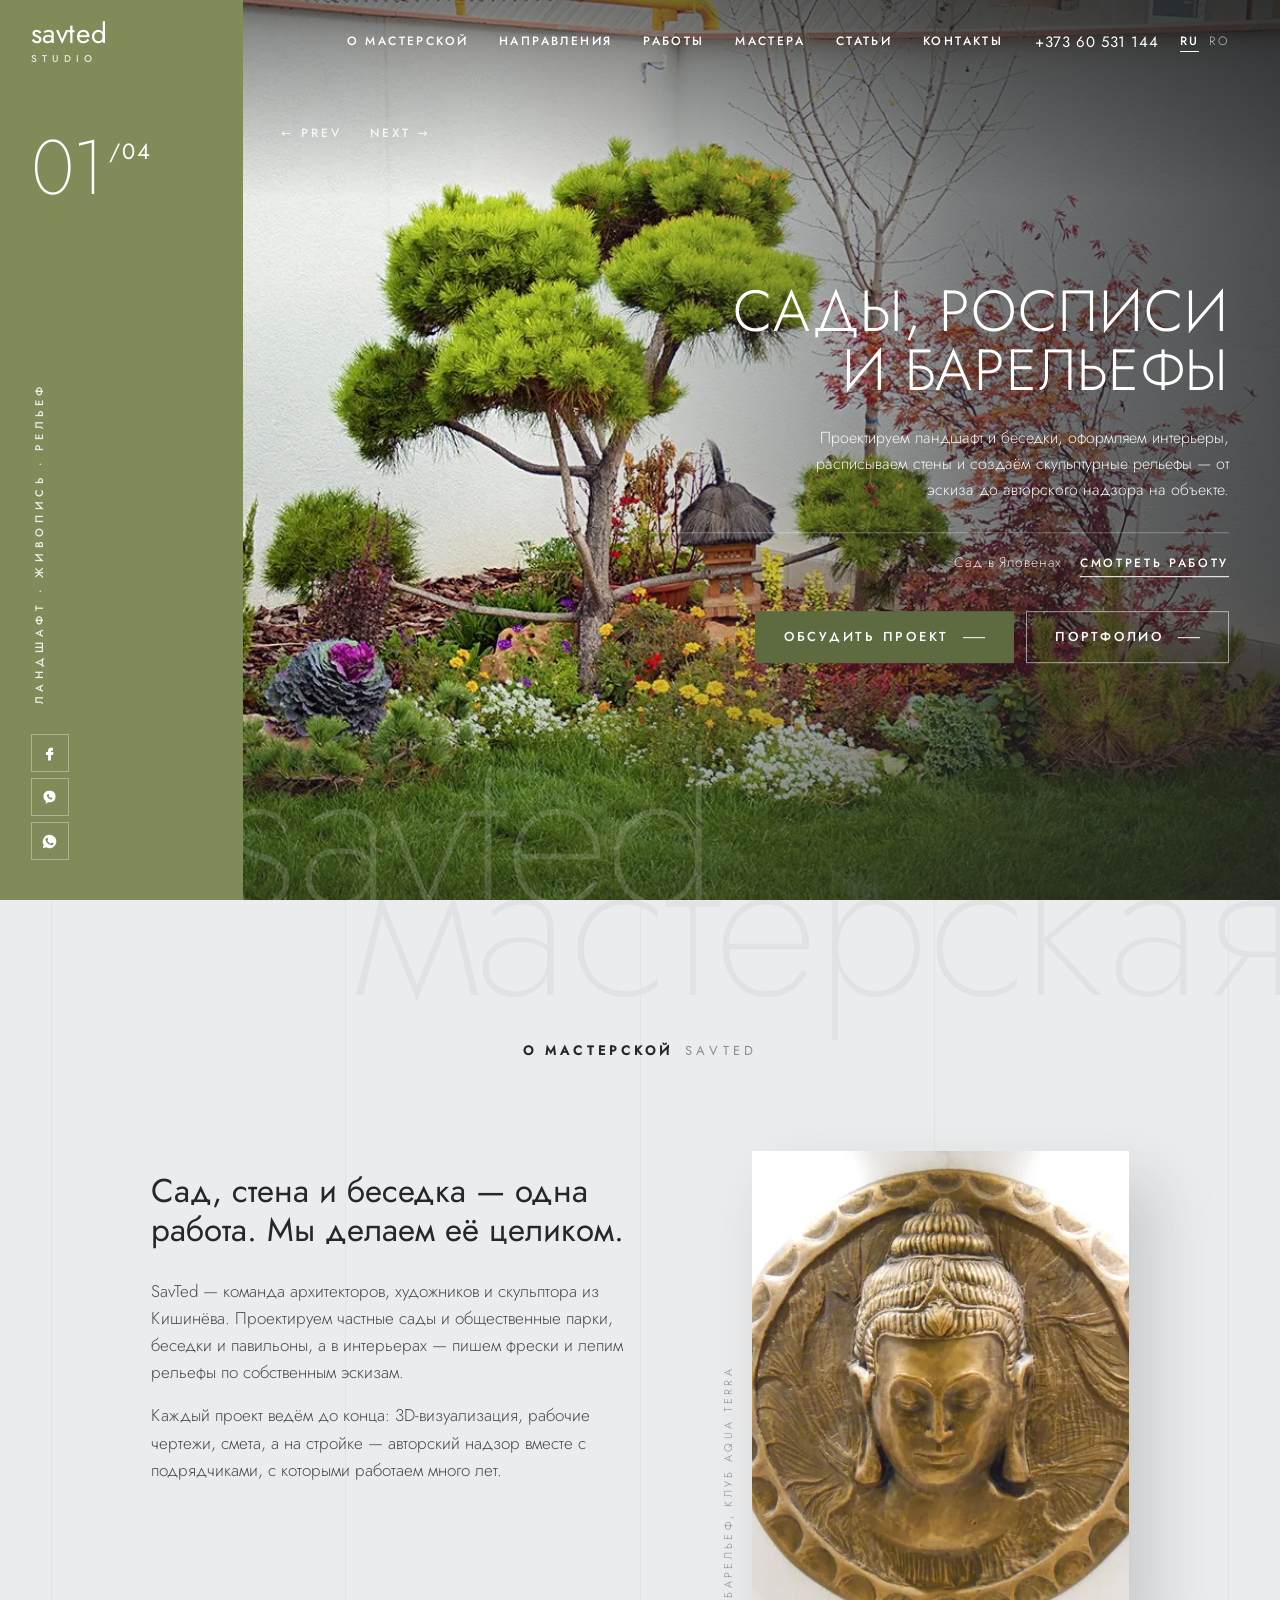
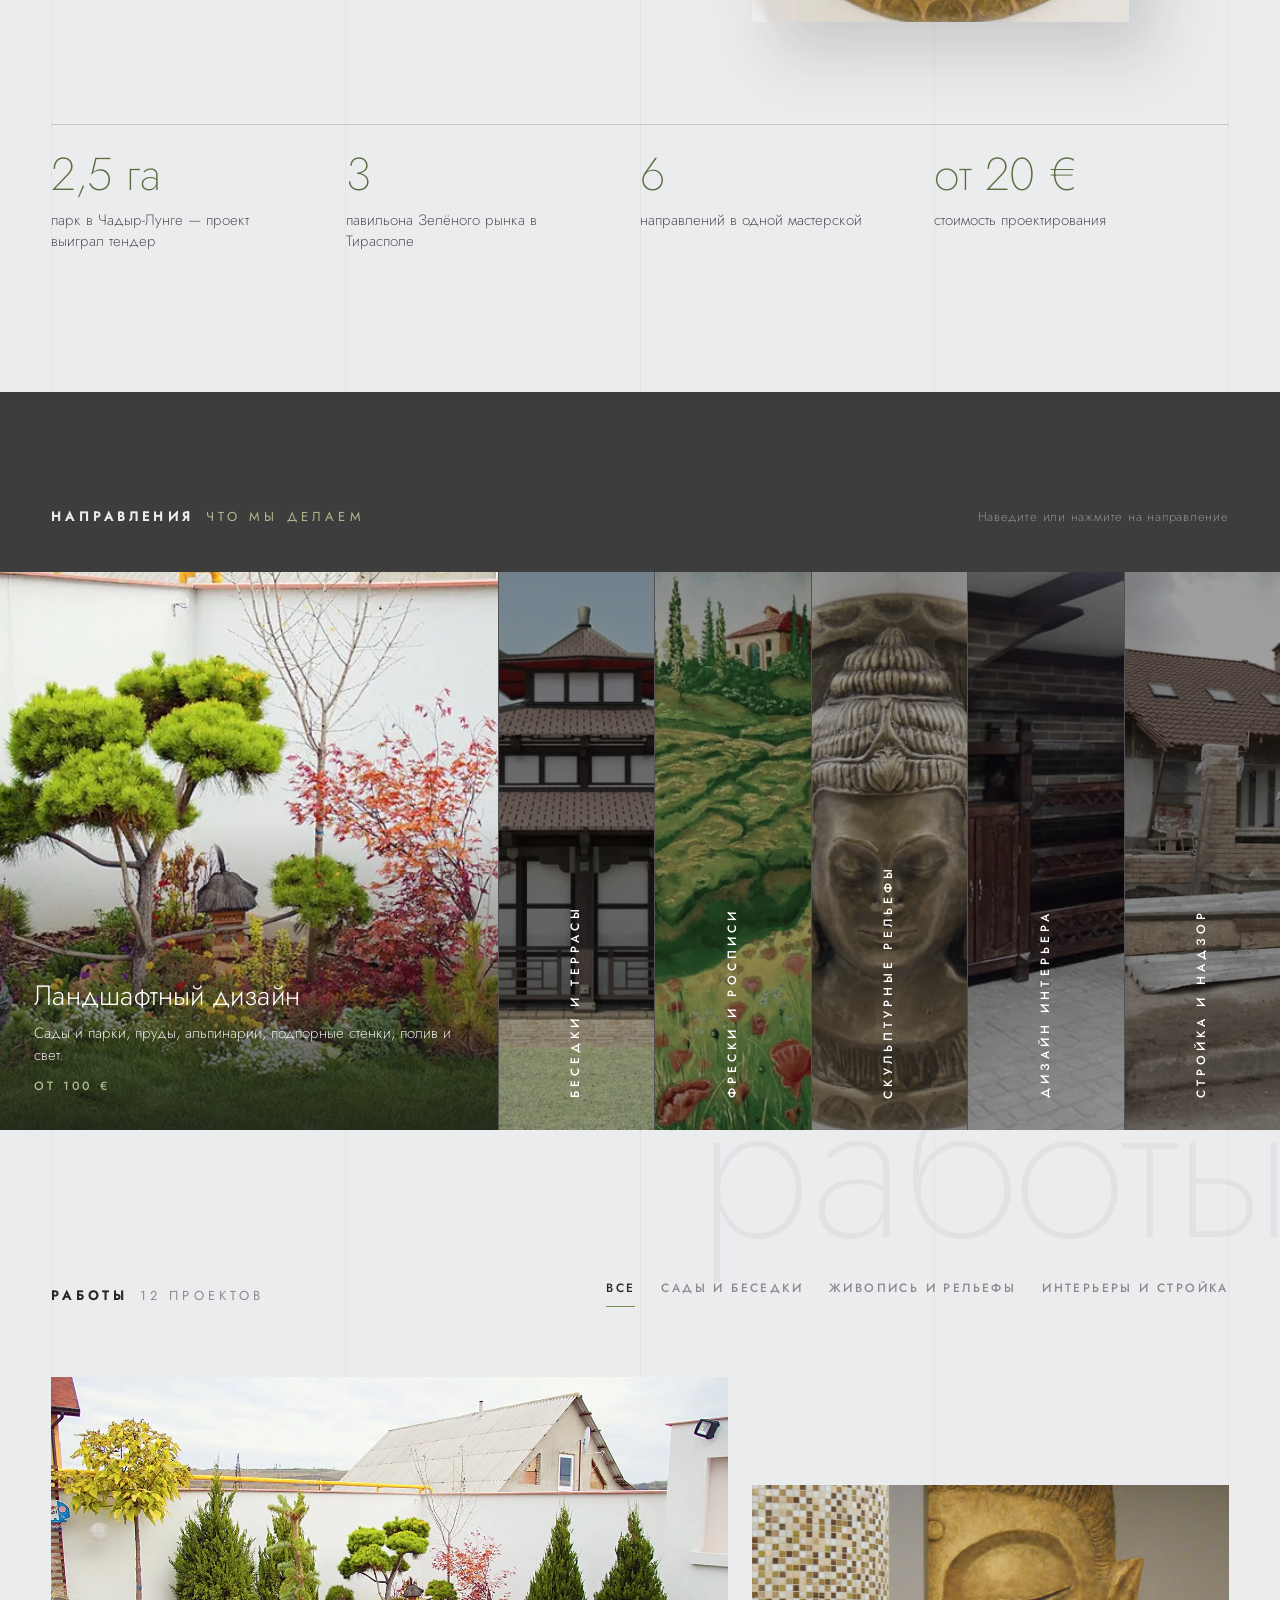
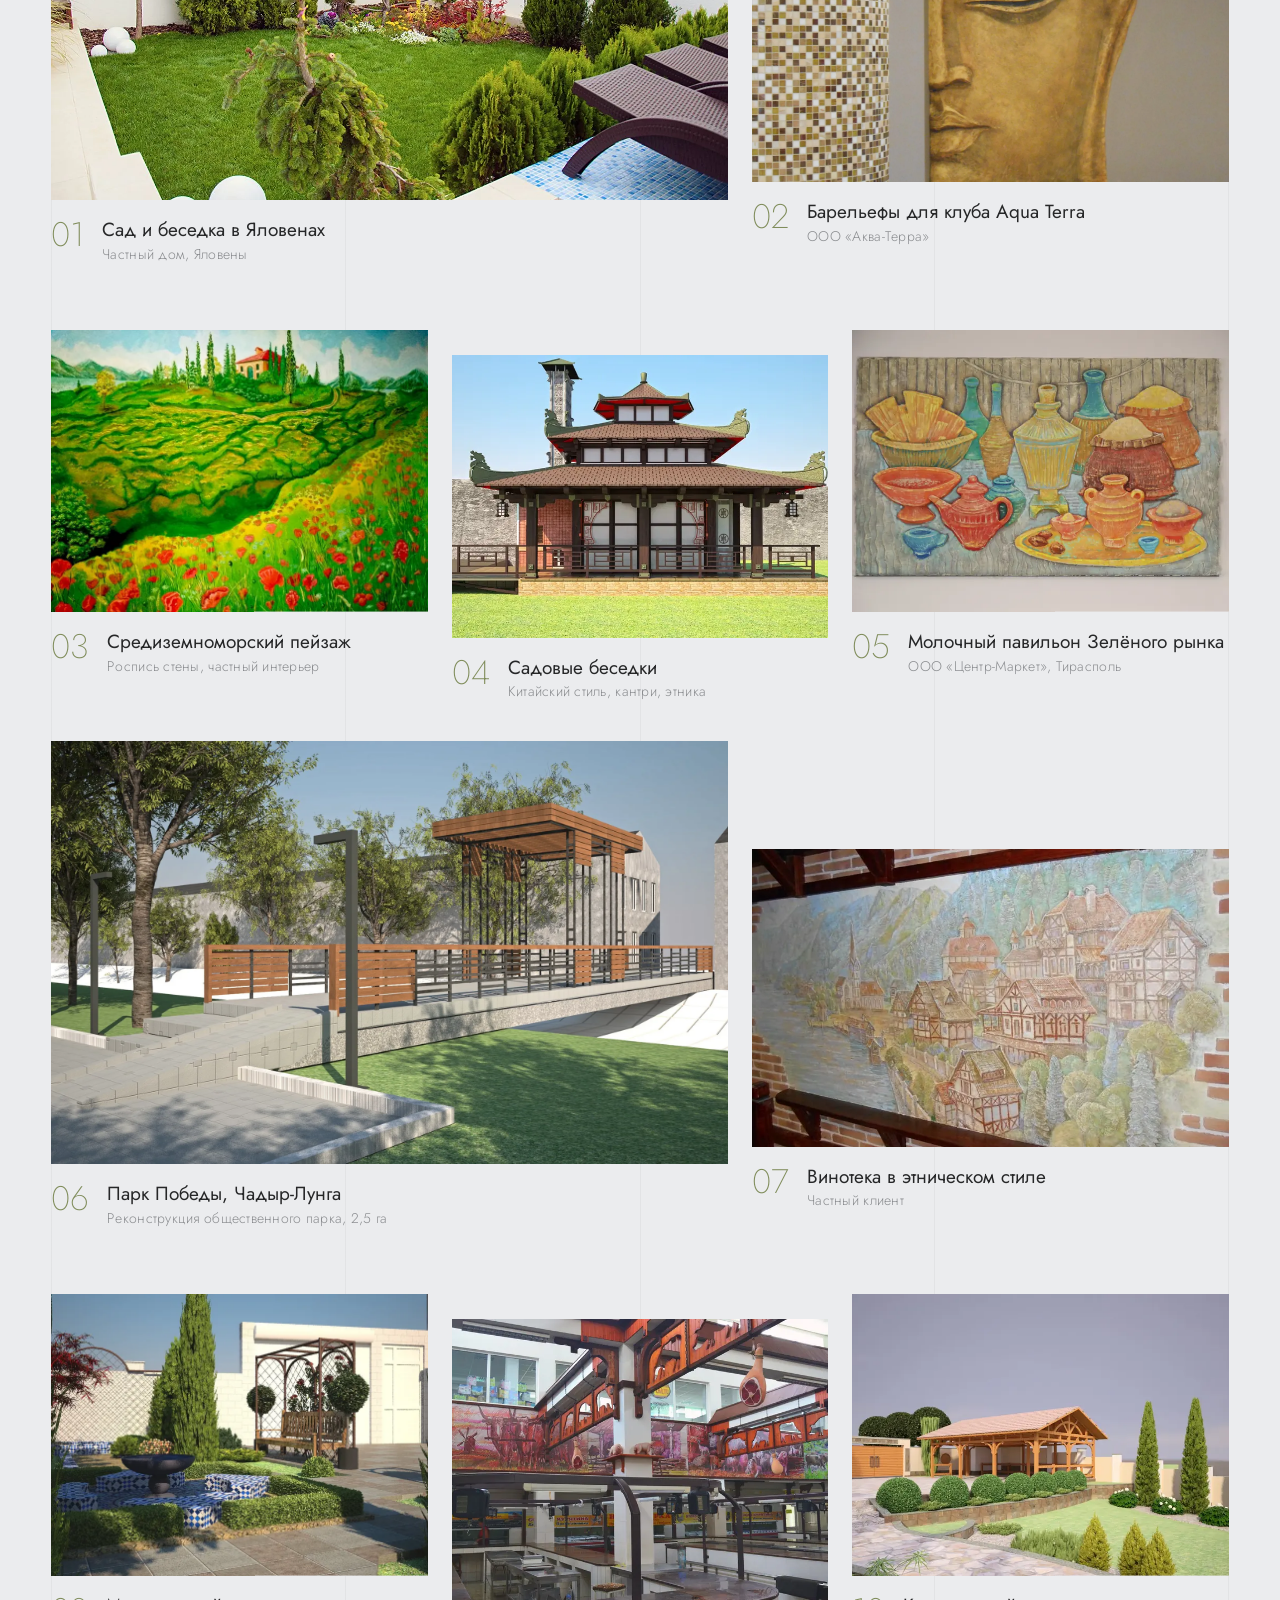
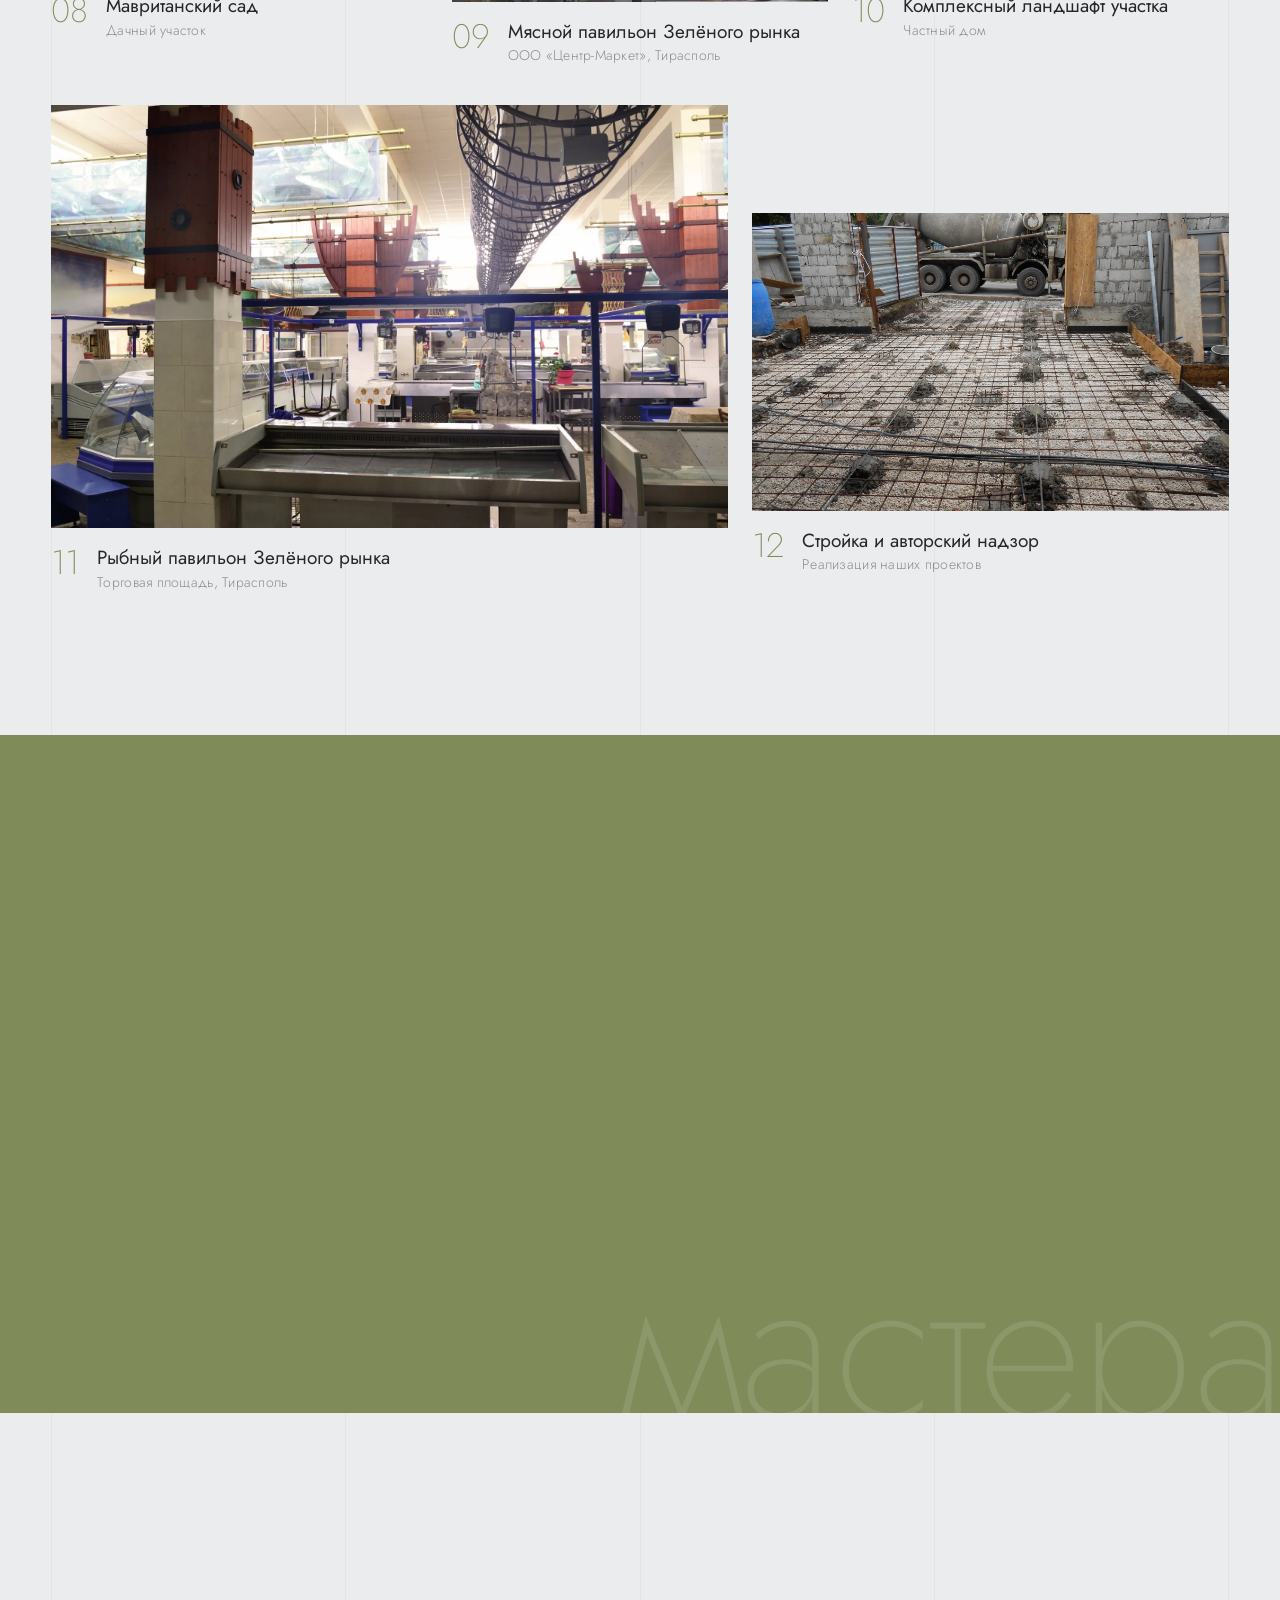
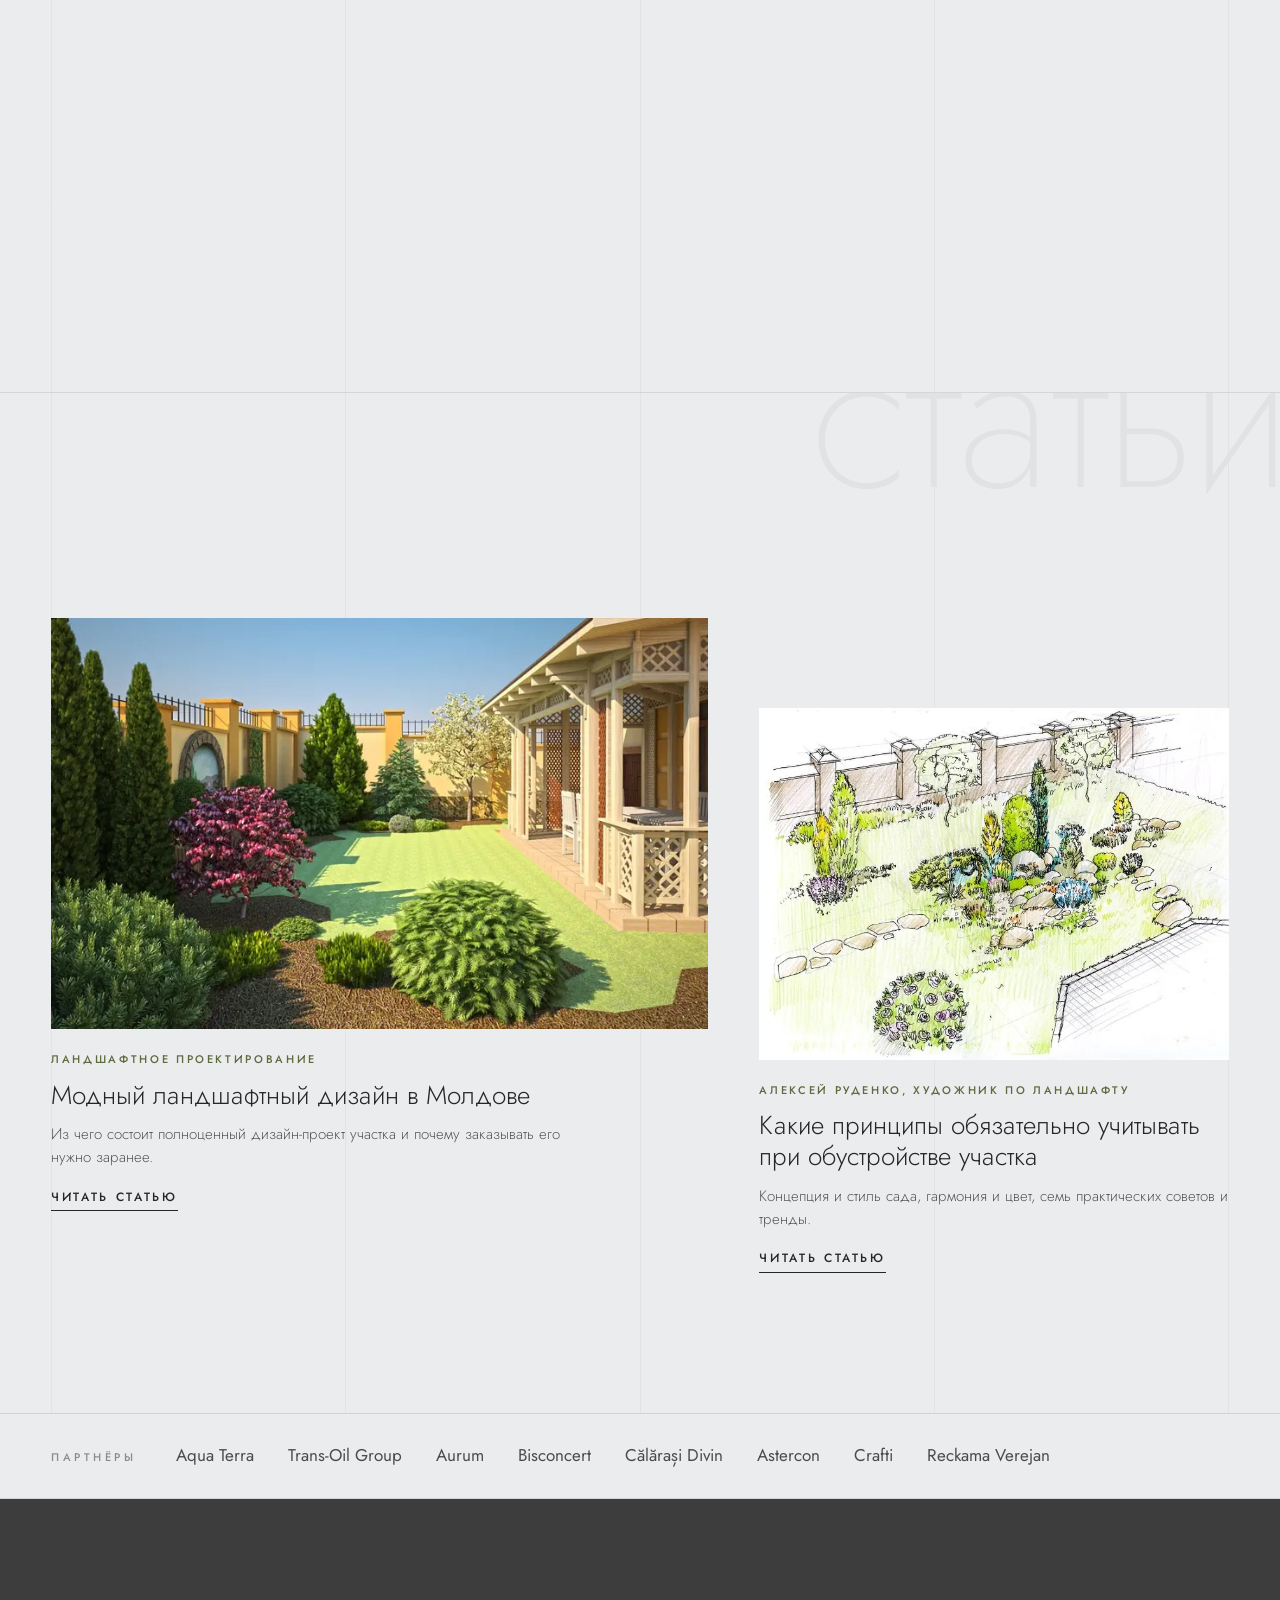
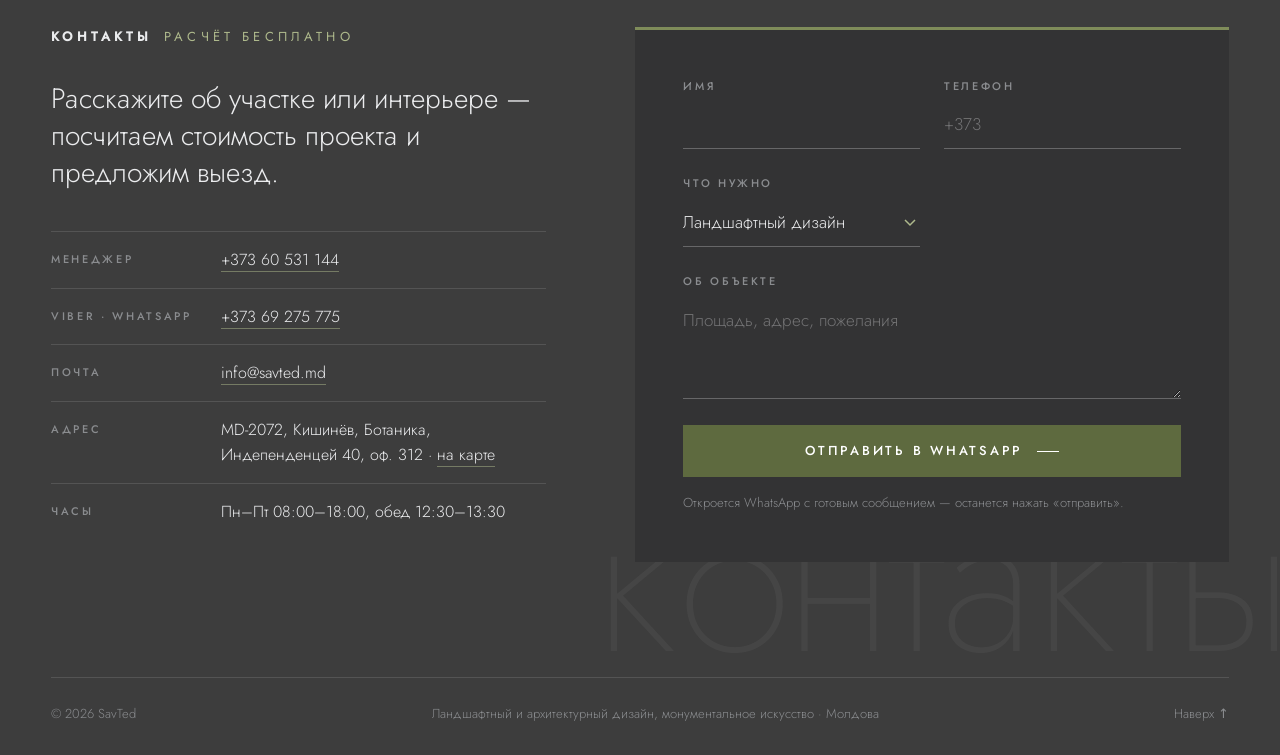
<file: index.html>
<!doctype html>
<html lang="ru">
<head>
<meta charset="utf-8">
<meta name="viewport" content="width=device-width,initial-scale=1">
<meta name="robots" content="noindex, nofollow">
<title>SavTed — ландшафтный дизайн, роспись стен и барельефы в Молдове</title>
<meta name="description" content="Мастерская SavTed: проекты садов, парков и беседок, дизайн интерьеров, фрески, росписи и скульптурные рельефы. Кишинёв, вся Молдова.">
<link rel="icon" href="favicon.svg" type="image/svg+xml">
<link rel="alternate" hreflang="ro" href="ro.html">
<meta property="og:type" content="website">
<meta property="og:title" content="SavTed — сады, росписи и барельефы">
<meta property="og:description" content="Проектируем сады и беседки, расписываем стены, создаём барельефы. Кишинёв.">
<meta property="og:image" content="https://webonix-md.github.io/savted2/img/og/og-square-ru.jpg">
<meta property="og:image:width" content="1200">
<meta property="og:image:height" content="1200">
<link rel="preload" href="fonts/Jost-Light.woff2" as="font" type="font/woff2" crossorigin>
<link rel="stylesheet" href="style.css?v=9">
</head>
<body id="top">

<header class="top">
  <a class="brand" href="#top" aria-label="SavTed — на главную">savted<small>studio</small></a>
  <nav class="nav" aria-label="Разделы">
    <a href="#about">О мастерской</a>
    <a href="#directions">Направления</a>
    <a href="#works">Работы</a>
    <a href="#team">Мастера</a>
    <a href="#articles">Статьи</a>
    <a href="#contact">Контакты</a>
  </nav>
  <div class="top__right">
    <a class="top__phone" href="tel:+37360531144">+373 60 531 144</a>
    <span class="lang"><b>RU</b><a href="ro.html" hreflang="ro">RO</a></span>
    <button class="burger" type="button" aria-label="Меню" aria-expanded="false"><i></i><i></i></button>
  </div>
</header>

<!-- HERO -->
<section class="hero" aria-label="Избранные работы">
  <aside class="hero__panel">
    <div class="hero__count"><span class="js-cur">01</span><sup>/04</sup></div>
    <p class="hero__vert">ландшафт · живопись · рельеф</p>
    <ul class="hero__social">
      <li><a href="https://www.facebook.com/profile.php?id=61595241628154" target="_blank" rel="noopener" aria-label="Facebook"><svg viewBox="0 0 24 24"><path d="M14 8h3V4h-3c-2.8 0-4 1.8-4 4.3V10H7v4h3v8h4v-8h3l.5-4H14V8.6c0-.4.2-.6.6-.6z"/></svg></a></li>
      <li><a href="viber://chat?number=%2B37369275775" aria-label="Viber"><svg viewBox="0 0 24 24"><path d="M12 2.5c-5 0-8.5 2.6-8.5 8 0 3 1.2 5.2 3.3 6.4V21l3-2.4c.7.1 1.4.2 2.2.2 5 0 8.5-2.6 8.5-8.3 0-5.5-3.5-8-8.5-8zm3.7 11.6c-.4.6-1.1 1-1.8.8-2.6-.8-4.7-2.8-5.6-5.4-.2-.7.2-1.4.8-1.8l.6-.4c.3-.2.7-.1.9.2l.9 1.4c.2.3.1.7-.2.9l-.5.3c.4 1 1.3 1.9 2.3 2.4l.3-.5c.2-.3.6-.4.9-.2l1.4.9c.3.2.4.6.2.9z"/></svg></a></li>
      <li><a href="https://wa.me/37369275775" target="_blank" rel="noopener" aria-label="WhatsApp"><svg viewBox="0 0 24 24"><path d="M12 2.5a9.5 9.5 0 0 0-8.2 14.3L2.5 21.5l4.8-1.3A9.5 9.5 0 1 0 12 2.5zm5.3 13.4c-.2.6-1.3 1.2-1.8 1.2-.5.1-1 .2-3.3-.7-2.8-1.1-4.6-4-4.7-4.2-.1-.2-1.1-1.5-1.1-2.9s.7-2 1-2.3c.2-.3.5-.3.7-.3h.5c.2 0 .4 0 .6.5l.8 2c.1.2.1.4 0 .5l-.3.5-.4.4c-.1.1-.3.3-.1.6.2.3.8 1.3 1.7 2.1 1.2 1 2.1 1.3 2.4 1.5.3.1.5.1.6-.1l.9-1c.2-.3.4-.2.6-.1l1.9.9c.3.1.5.2.5.3.1.2.1.7-.1 1.2z"/></svg></a></li>
    </ul>
  </aside>

  <div class="hero__stage">
    <div class="hero__slides">
      <figure class="slide is-on" data-work="13"><img src="img/w/7c0b3475-l.webp" alt="Японский сад с бонсай и клёном на участке в Яловенах" fetchpriority="high"></figure>
      <figure class="slide" data-work="11"><img src="img/w/cdaa45fe-l.webp" alt="Барельеф Будды под бронзу в клубе Aqua Terra" loading="lazy"></figure>
      <figure class="slide" data-work="7"><img src="img/w/23a6d902-l.webp" alt="Роспись стены: средиземноморский пейзаж с маками" loading="lazy"></figure>
      <figure class="slide" data-work="15"><img src="img/w/4194f8a2-l.webp" alt="Проект беседки в китайском стиле" loading="lazy"></figure>
    </div>
    <div class="hero__fog" aria-hidden="true"></div>

    <div class="hero__ctrl">
      <button type="button" class="js-prev" aria-label="Предыдущая работа">← prev</button>
      <button type="button" class="js-next" aria-label="Следующая работа">next →</button>
    </div>

    <div class="hero__copy">
      <h1>Сады, росписи<br>и&nbsp;барельефы</h1>
      <p>Проектируем ландшафт и беседки, оформляем интерьеры, расписываем стены и создаём скульптурные рельефы — от эскиза до авторского надзора на объекте.</p>
      <div class="hero__caption">
        <span class="js-cap-n">Сад в Яловенах</span>
        <button type="button" class="link js-cap-open">Смотреть работу</button>
      </div>
      <div class="hero__btns">
        <a class="btn btn--moss" href="#contact">Обсудить проект</a>
        <a class="btn btn--ghost" href="#works">Портфолио</a>
      </div>
    </div>
  </div>
  <div class="ghost ghost--hero" aria-hidden="true">savted</div>
</section>

<!-- ABOUT -->
<section class="about sec" id="about">
  <div class="lines" aria-hidden="true"></div>
  <div class="ghost ghost--about" aria-hidden="true">мастерская</div>
  <div class="wrap about__grid">
    <h2 class="kicker reveal"><b>О мастерской</b> <span>savted</span></h2>
    <div class="about__text reveal">
      <p class="about__lead">Сад, стена и&nbsp;беседка — одна работа. Мы делаем её целиком.</p>
      <p>SavTed — команда архитекторов, художников и скульптора из Кишинёва. Проектируем частные сады и общественные парки, беседки и павильоны, а в интерьерах — пишем фрески и лепим рельефы по собственным эскизам.</p>
      <p>Каждый проект ведём до конца: 3D-визуализация, рабочие чертежи, смета, а на стройке — авторский надзор вместе с подрядчиками, с которыми работаем много лет.</p>
    </div>
    <figure class="about__pic reveal">
      <img src="img/w/76ecb785-s.webp" alt="Круглый барельеф Будды под бронзу" loading="lazy">
      <figcaption>Барельеф, клуб Aqua Terra</figcaption>
    </figure>
    <ul class="facts reveal">
      <li><b>2,5&nbsp;га</b><span>парк в Чадыр-Лунге — проект выиграл тендер</span></li>
      <li><b>3</b><span>павильона Зелёного рынка в Тирасполе</span></li>
      <li><b>6</b><span>направлений в одной мастерской</span></li>
      <li><b>от&nbsp;20&nbsp;€</b><span>стоимость проектирования</span></li>
    </ul>
  </div>
</section>

<!-- DIRECTIONS -->
<section class="dirs" id="directions">
  <div class="dirs__head wrap">
    <h2 class="kicker kicker--light reveal"><b>Направления</b> <span>что мы делаем</span></h2>
    <p class="dirs__hint reveal">Наведите или нажмите на направление</p>
  </div>
  <div class="strip">
    <a class="strip__item is-open" href="#works" data-filter="garden">
      <img src="img/w/7c0b3475-s.webp" alt="" loading="lazy">
      <span class="strip__v">ландшафтный дизайн</span>
      <span class="strip__body"><b>Ландшафтный дизайн</b><em>Сады и парки, пруды, альпинарии, подпорные стенки, полив и свет.</em><i>от 100 €</i></span>
    </a>
    <a class="strip__item" href="#works" data-filter="garden">
      <img src="img/w/a6d77f5b-s.webp" alt="" loading="lazy">
      <span class="strip__v">беседки и террасы</span>
      <span class="strip__body"><b>Беседки, павильоны, террасы</b><em>Китайский стиль, кантри, этника — с мангалом, печью и чертежами.</em><i>от 30 €</i></span>
    </a>
    <a class="strip__item" href="#works" data-filter="art">
      <img src="img/w/23a6d902-s.webp" alt="" loading="lazy">
      <span class="strip__v">фрески и росписи</span>
      <span class="strip__body"><b>Фрески, муралы, роспись</b><em>Роспись по сухой и сырой штукатурке, интерьеры и фасады.</em><i>от 50 €</i></span>
    </a>
    <a class="strip__item" href="#works" data-filter="art">
      <img src="img/w/76ecb785-s.webp" alt="" loading="lazy">
      <span class="strip__v">скульптурные рельефы</span>
      <span class="strip__body"><b>Барельефы и горельефы</b><em>По нашим эскизам или эскизам вашего архитектора, под бронзу и камень.</em><i>от 150 €</i></span>
    </a>
    <a class="strip__item" href="#works" data-filter="interior">
      <img src="img/w/365bd3c8-s.webp" alt="" loading="lazy">
      <span class="strip__v">дизайн интерьера</span>
      <span class="strip__body"><b>Дизайн интерьера</b><em>Коммерческие и частные интерьеры, мебель по индивидуальному дизайну.</em><i>от 20 €</i></span>
    </a>
    <a class="strip__item" href="#works" data-filter="interior">
      <img src="img/w/06ae468c-s.webp" alt="" loading="lazy">
      <span class="strip__v">стройка и надзор</span>
      <span class="strip__body"><b>Строительство и авторский надзор</b><em>Организуем работы и следим, чтобы построили ровно по проекту.</em><i>от 400 €</i></span>
    </a>
  </div>
</section>

<!-- WORKS -->
<section class="works sec" id="works">
  <div class="lines" aria-hidden="true"></div>
  <div class="ghost ghost--works" aria-hidden="true">работы</div>
  <div class="wrap">
    <div class="works__head">
      <h2 class="kicker reveal"><b>Работы</b> <span>12 проектов</span></h2>
      <div class="filters reveal" role="tablist" aria-label="Фильтр работ">
        <button type="button" class="is-on" data-f="all">Все</button>
        <button type="button" data-f="garden">Сады и беседки</button>
        <button type="button" data-f="art">Живопись и рельефы</button>
        <button type="button" data-f="interior">Интерьеры и стройка</button>
      </div>
    </div>
    <div class="grid js-grid"></div>
  </div>
</section>

<!-- TEAM -->
<section class="team" id="team">
  <div class="ghost ghost--team" aria-hidden="true">мастера</div>
  <div class="wrap team__grid">
    <h2 class="kicker kicker--light reveal"><b>Мастера</b> <span>кто делает работы</span></h2>
    <p class="team__lead reveal">Всё, что в портфолио, придумали и сделали своими руками эти люди — от эскиза до росписи и лепки.</p>
    <ol class="people">
      <li class="reveal"><b>Серж Ионов</b><span>автор проектов, художник</span></li>
      <li class="reveal"><b>Алексей Руденко</b><span>дизайнер, художник, организатор работ</span></li>
      <li class="reveal"><b>Юрий Пуздровский</b><span>скульптор</span></li>
      <li class="reveal"><b>Наталья Чеботарь</b><span>художник, фотограф</span></li>
    </ol>
  </div>
</section>

<!-- PROCESS -->
<section class="steps sec" id="process">
  <div class="lines" aria-hidden="true"></div>
  <div class="wrap">
    <h2 class="kicker reveal"><b>Как работаем</b> <span>4 шага</span></h2>
    <ol class="steps__list">
      <li class="reveal"><i>01</i><b>Заявка</b><span>Рассказываете о задаче, обсуждаем стиль и бюджет.</span></li>
      <li class="reveal"><i>02</i><b>Замеры и договор</b><span>Выезжаем на объект, фиксируем техзадание.</span></li>
      <li class="reveal"><i>03</i><b>Эскизы и 3D</b><span>Фотореалистичная визуализация и рабочие чертежи.</span></li>
      <li class="reveal"><i>04</i><b>Смета и стройка</b><span>Считаем, строим с подрядчиками, ведём авторский надзор.</span></li>
    </ol>
  </div>
</section>

<!-- ARTICLES -->
<section class="arts sec" id="articles">
  <div class="lines" aria-hidden="true"></div>
  <div class="ghost ghost--arts" aria-hidden="true">статьи</div>
  <div class="wrap">
    <h2 class="kicker reveal"><b>Статьи</b> <span>о ландшафтном дизайне</span></h2>
    <div class="arts__grid">
      <a class="acard reveal" href="articles/landshaft-trend.html">
        <span class="acard__img"><img src="img/a/trend-s.webp" alt="3D-визуализация сада с деревянной беседкой" loading="lazy"></span>
        <span class="acard__k">Ландшафтное проектирование</span>
        <b class="acard__t">Модный ландшафтный дизайн в Молдове</b>
        <span class="acard__d">Из чего состоит полноценный дизайн-проект участка и почему заказывать его нужно заранее.</span>
        <span class="link">Читать статью</span>
      </a>
      <a class="acard reveal" href="articles/principy-uchastka.html">
        <span class="acard__img"><img src="img/a/principy-s.webp" alt="Ручной эскиз сада: дорожки, клумбы, альпинарий" loading="lazy"></span>
        <span class="acard__k">Алексей Руденко, художник по ландшафту</span>
        <b class="acard__t">Какие принципы обязательно учитывать при обустройстве участка</b>
        <span class="acard__d">Концепция и стиль сада, гармония и цвет, семь практических советов и тренды.</span>
        <span class="link">Читать статью</span>
      </a>
    </div>
  </div>
</section>

<!-- PARTNERS -->
<section class="partners" aria-label="Партнёры">
  <div class="wrap partners__row">
    <span class="partners__t">Партнёры</span>
    <ul>
      <li>Aqua Terra</li><li>Trans-Oil Group</li><li>Aurum</li><li>Bisconcert</li><li>Călărași Divin</li><li>Astercon</li><li>Crafti</li><li>Reckama Verejan</li>
    </ul>
  </div>
</section>

<!-- CONTACT -->
<section class="contact" id="contact">
  <div class="ghost ghost--contact" aria-hidden="true">контакты</div>
  <div class="wrap contact__grid">
    <div class="contact__info reveal">
      <h2 class="kicker kicker--light"><b>Контакты</b> <span>расчёт бесплатно</span></h2>
      <p class="contact__lead">Расскажите об участке или интерьере — посчитаем стоимость проекта и предложим выезд.</p>
      <dl class="contact__dl">
        <div><dt>Менеджер</dt><dd><a href="tel:+37360531144">+373 60 531 144</a></dd></div>
        <div><dt>Viber · WhatsApp</dt><dd><a href="tel:+37369275775">+373 69 275 775</a></dd></div>
        <div><dt>Почта</dt><dd><a href="mailto:info@savted.md">info@savted.md</a></dd></div>
        <div><dt>Адрес</dt><dd>MD-2072, Кишинёв, Ботаника,<br>Индепенденцей 40, оф. 312 · <a href="https://www.google.com/maps/search/?api=1&amp;query=Independen%C8%9Bei+40+Chi%C8%99in%C4%83u" target="_blank" rel="noopener">на карте</a></dd></div>
        <div><dt>Часы</dt><dd>Пн–Пт 08:00–18:00, обед 12:30–13:30</dd></div>
      </dl>
    </div>
    <form class="form reveal js-form" novalidate>
      <label><span>Имя</span><input name="name" autocomplete="name" required></label>
      <label><span>Телефон</span><input name="phone" type="tel" autocomplete="tel" required placeholder="+373"></label>
      <label><span>Что нужно</span>
        <select name="service">
          <option>Ландшафтный дизайн</option>
          <option>Беседка, павильон, терраса</option>
          <option>Фреска или роспись стен</option>
          <option>Барельеф, рельеф</option>
          <option>Дизайн интерьера</option>
          <option>Строительство и надзор</option>
        </select>
      </label>
      <label class="form__wide"><span>Об объекте</span><textarea name="msg" rows="3" placeholder="Площадь, адрес, пожелания"></textarea></label>
      <button class="btn btn--moss form__wide" type="submit">Отправить в WhatsApp</button>
      <p class="form__note form__wide">Откроется WhatsApp с готовым сообщением — останется нажать «отправить».</p>
    </form>
  </div>
  <footer class="foot wrap">
    <span>© 2026 SavTed</span>
    <span>Ландшафтный и архитектурный дизайн, монументальное искусство · Молдова</span>
    <a href="#top">Наверх ↑</a>
  </footer>
</section>

<!-- LIGHTBOX -->
<div class="lb" role="dialog" aria-modal="true" aria-label="Проект" hidden>
  <button class="lb__x" type="button" aria-label="Закрыть">×</button>
  <div class="lb__stage">
    <img class="lb__img" alt="">
    <button class="lb__nav lb__prev" type="button" aria-label="Предыдущее фото">←</button>
    <button class="lb__nav lb__next" type="button" aria-label="Следующее фото">→</button>
  </div>
  <aside class="lb__info">
    <span class="lb__num"></span>
    <h3 class="lb__t"></h3>
    <p class="lb__client"></p>
    <p class="lb__d"></p>
    <div class="lb__full" id="lb-full" hidden></div>
    <button class="lb__more" type="button" aria-expanded="false" aria-controls="lb-full">Читать полностью</button>
    <p class="lb__cnt"></p>
    <div class="lb__thumbs"></div>
    <a class="btn btn--moss lb__cta" href="#contact">Хочу похожий проект</a>
  </aside>
</div>

<script src="works-text.js?v=1"></script>
<script src="main.js?v=4"></script>
</body>
</html>
</file>
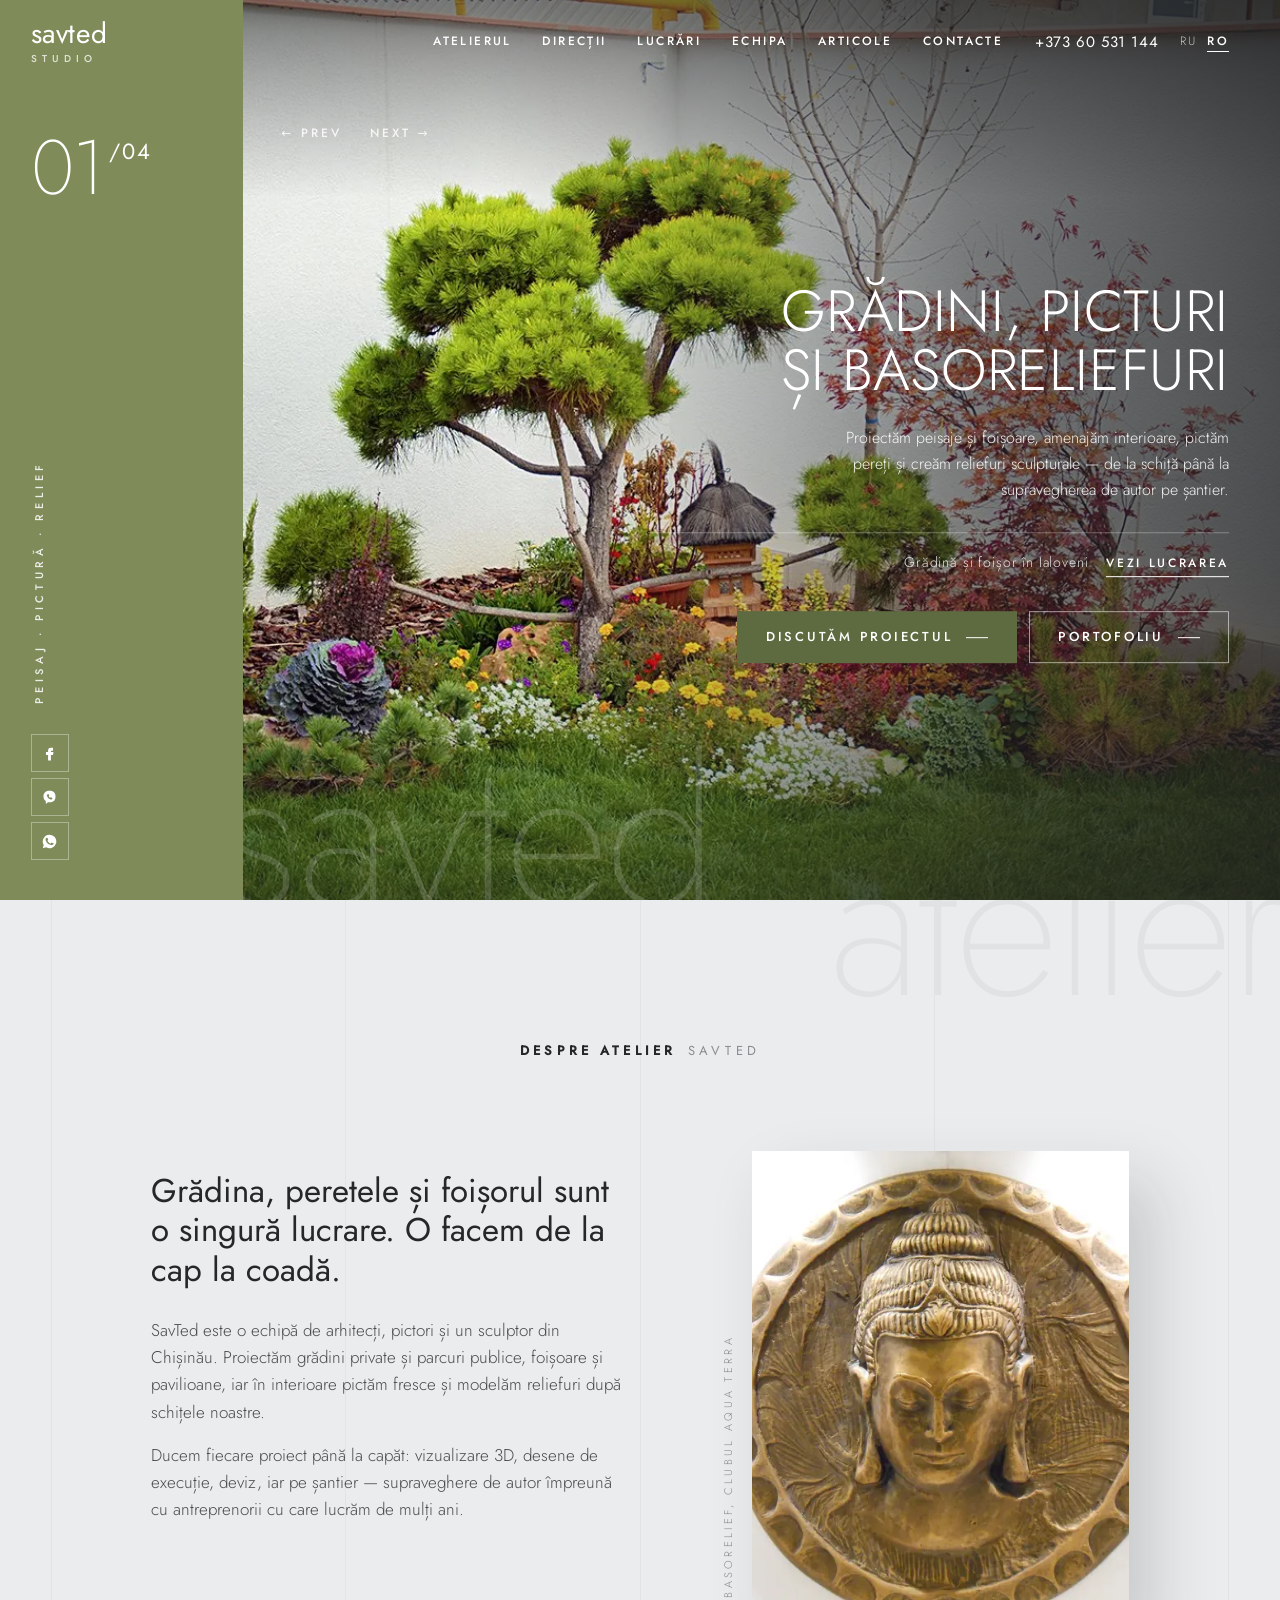
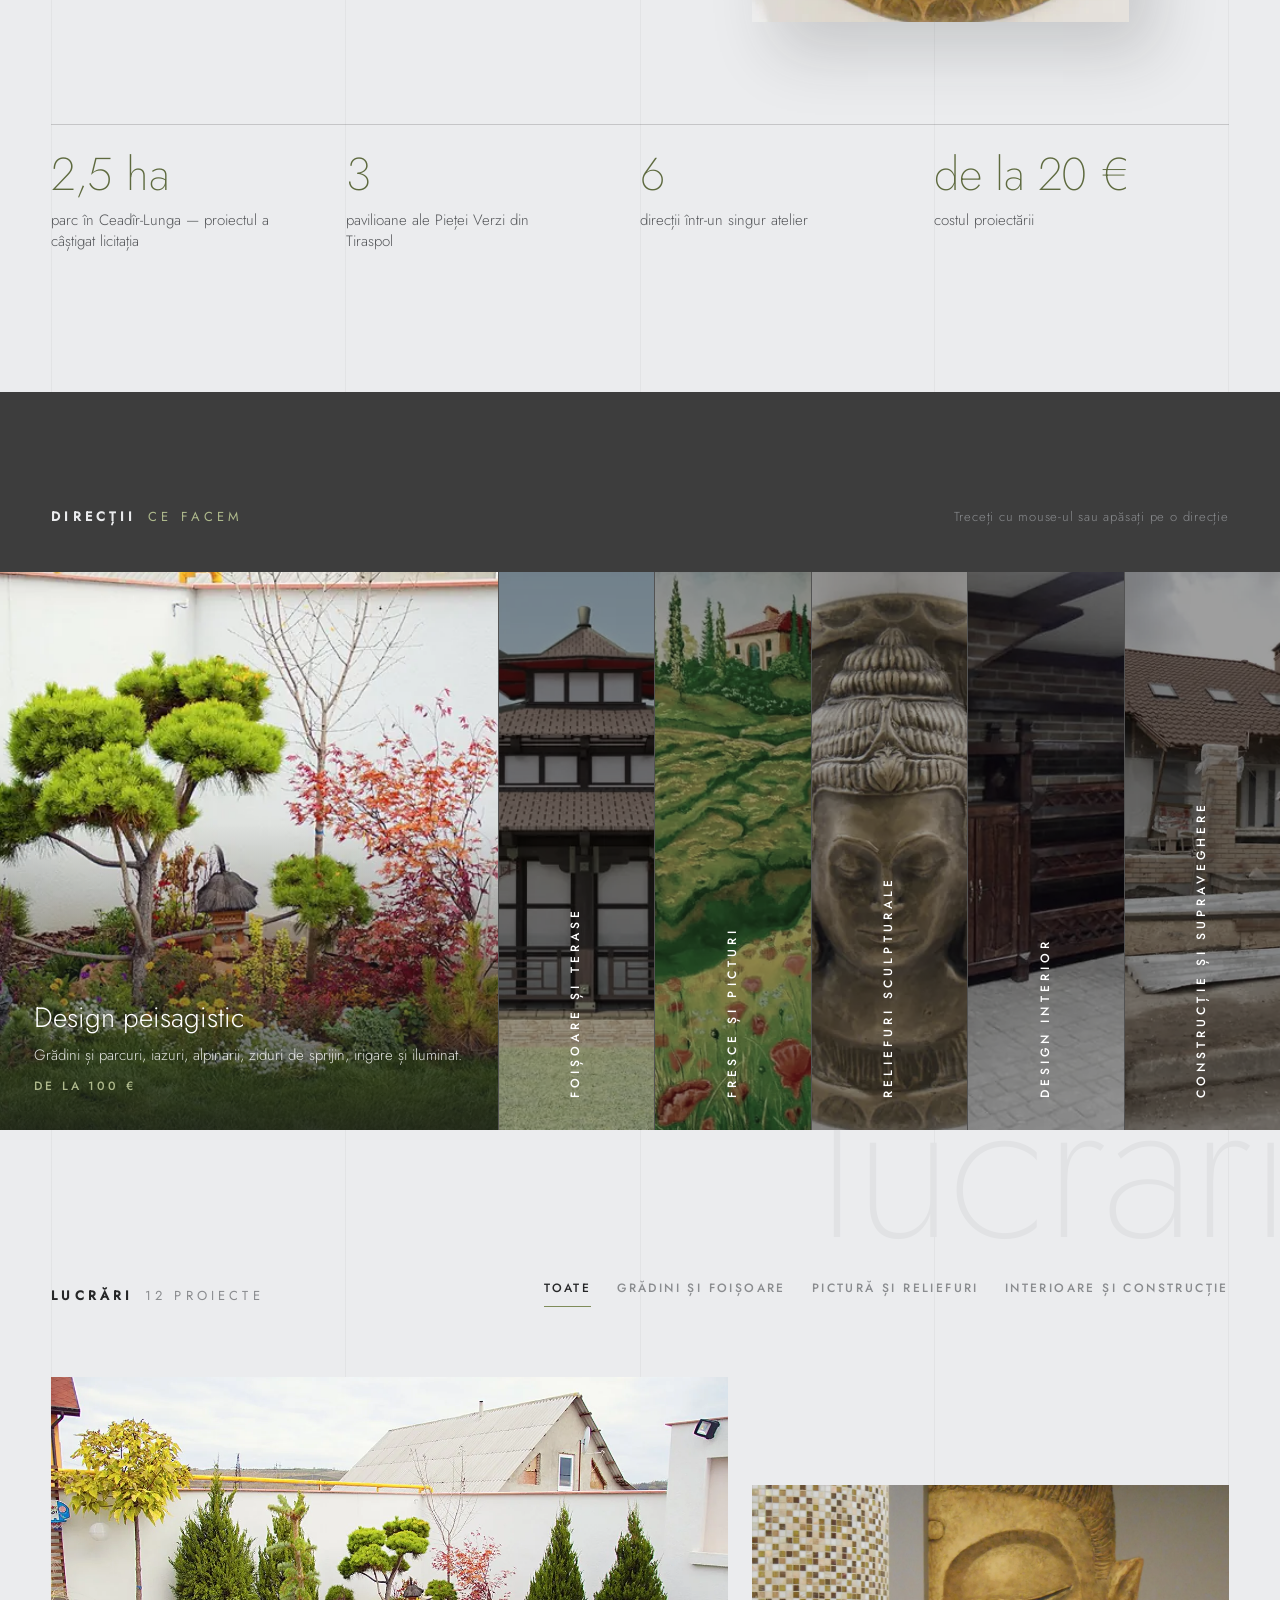
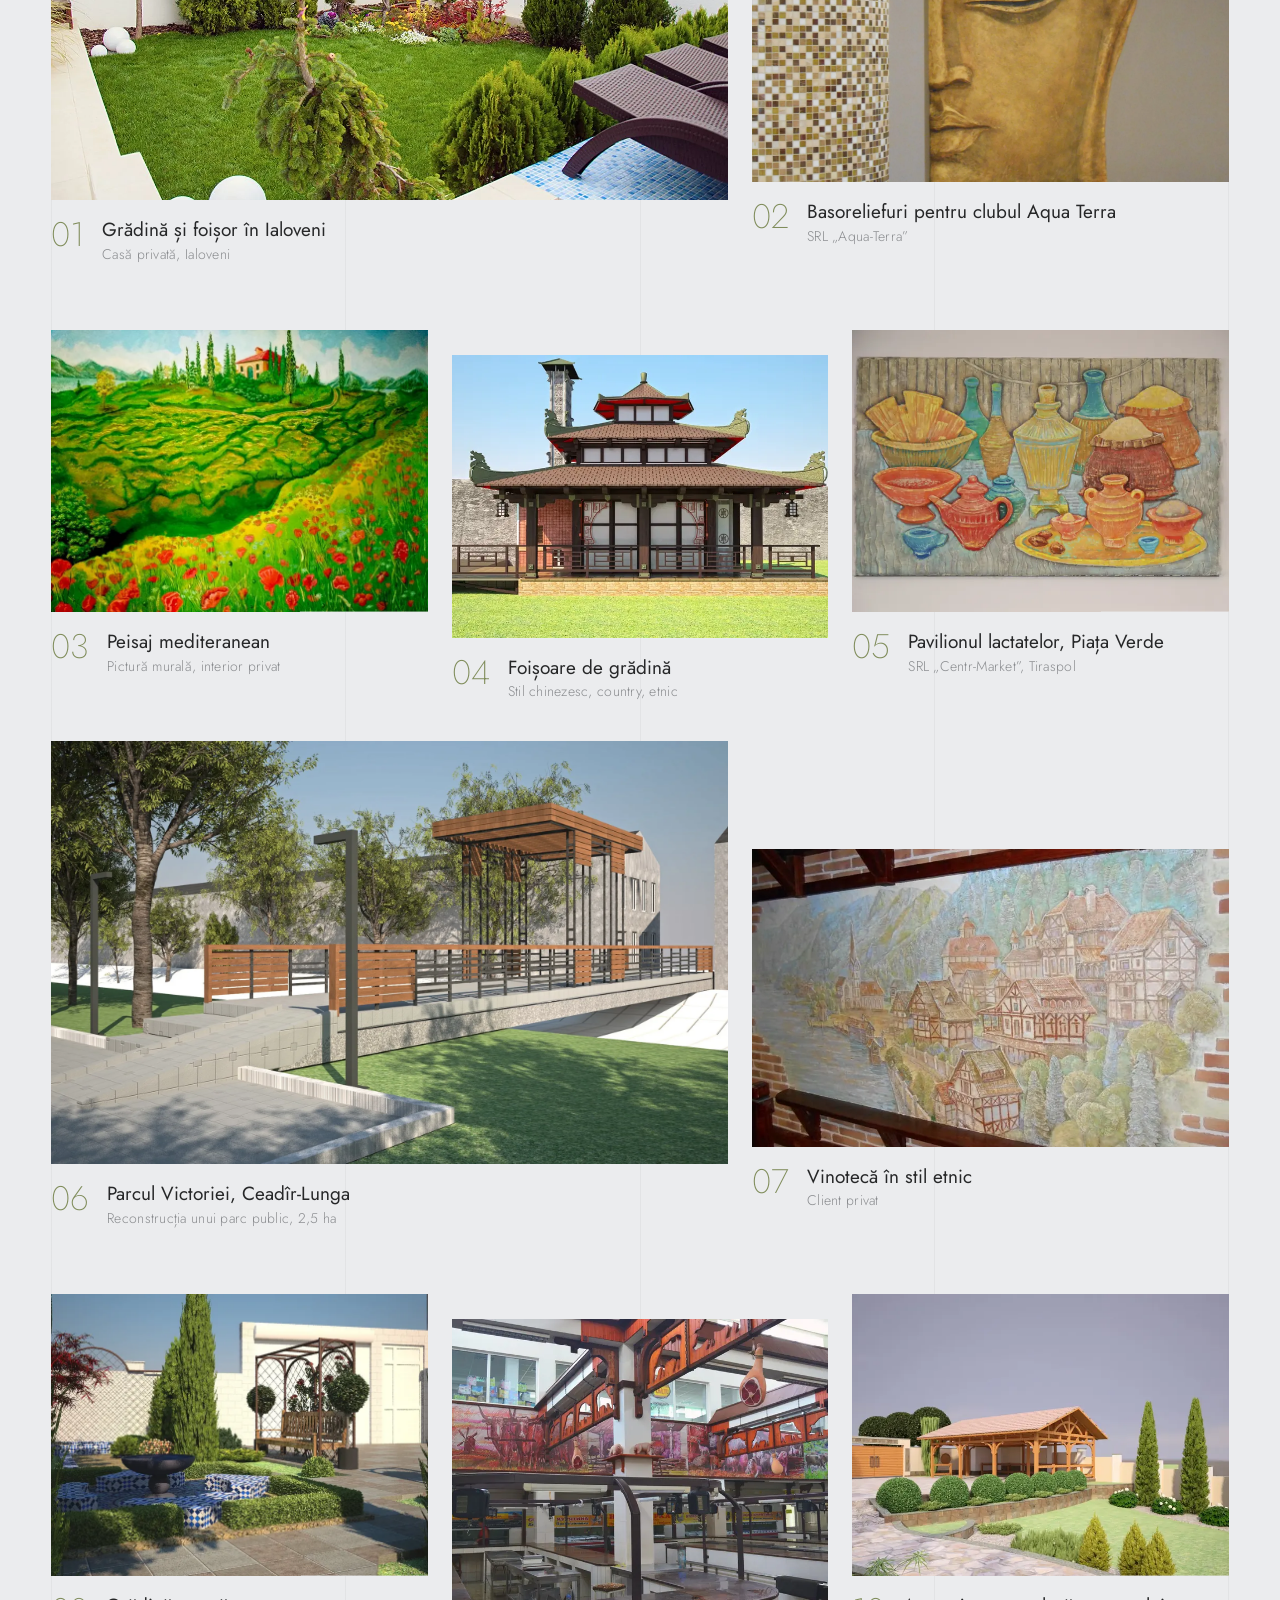
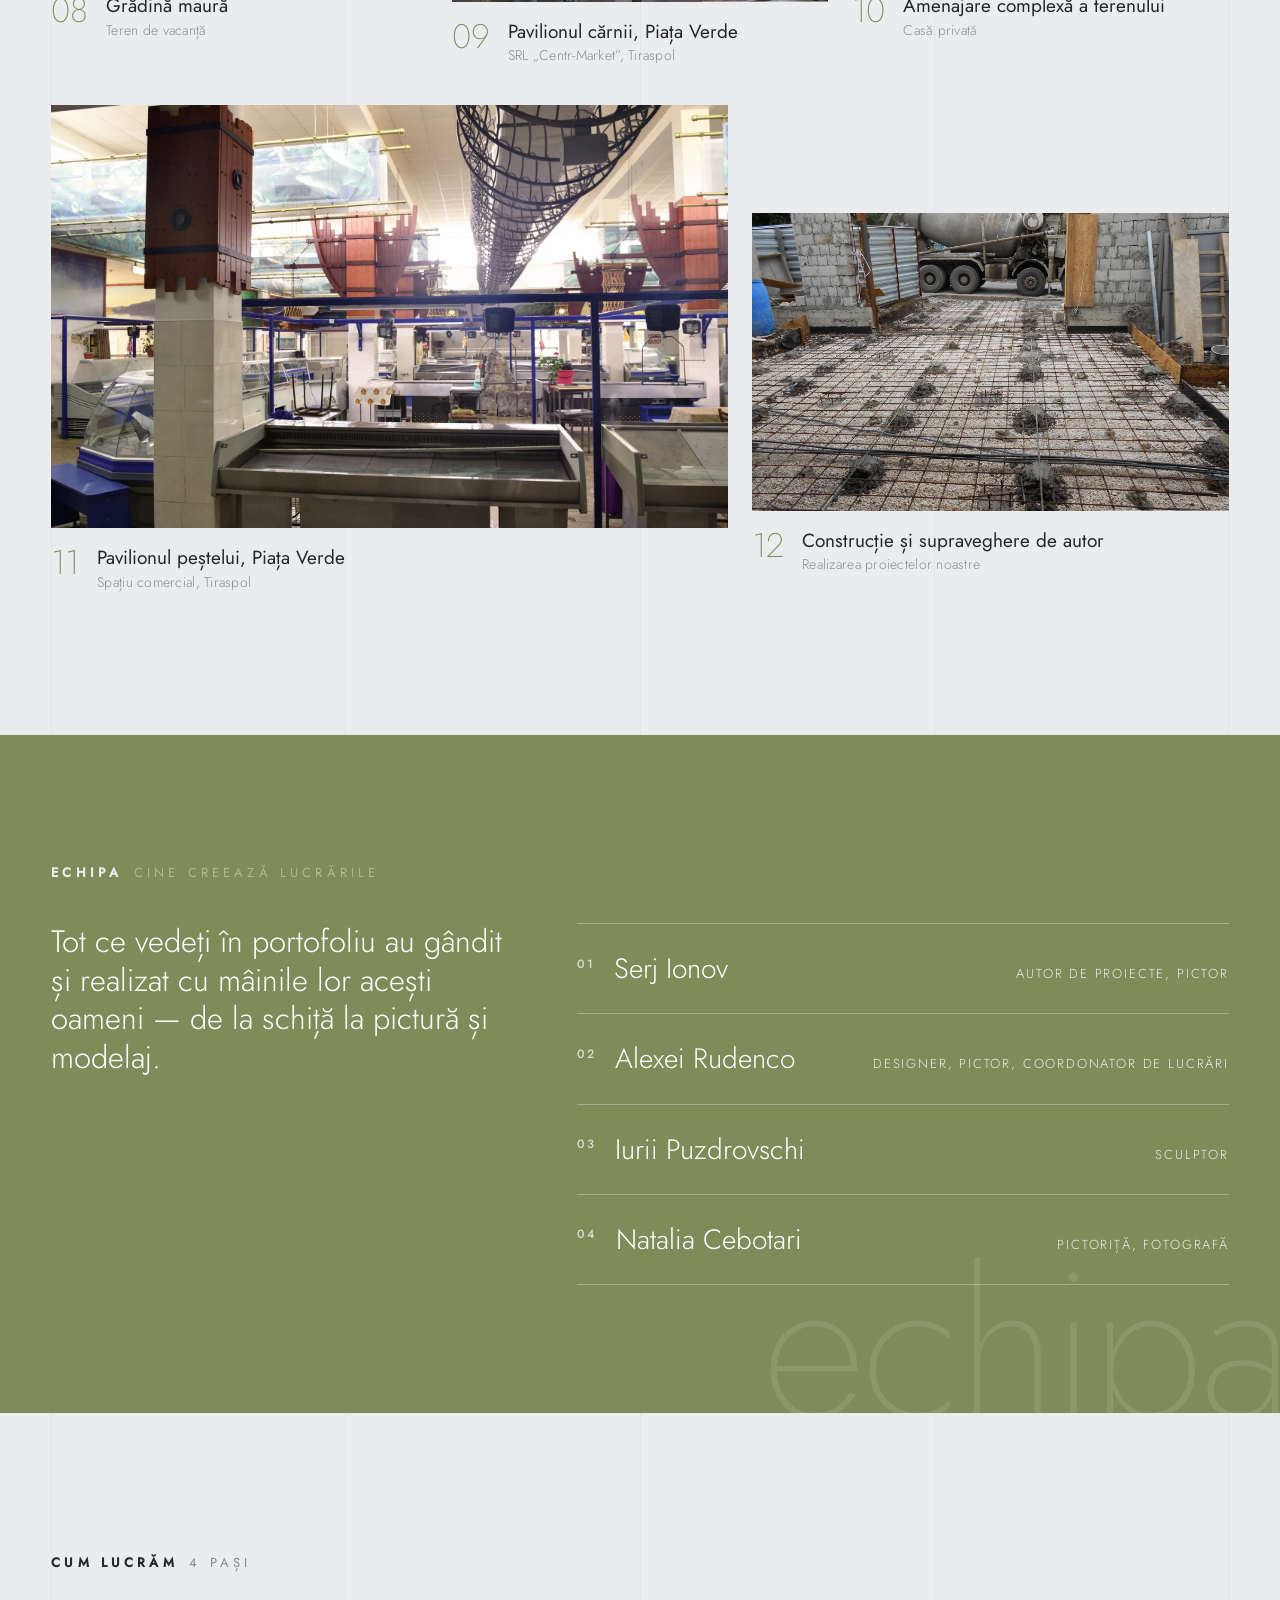
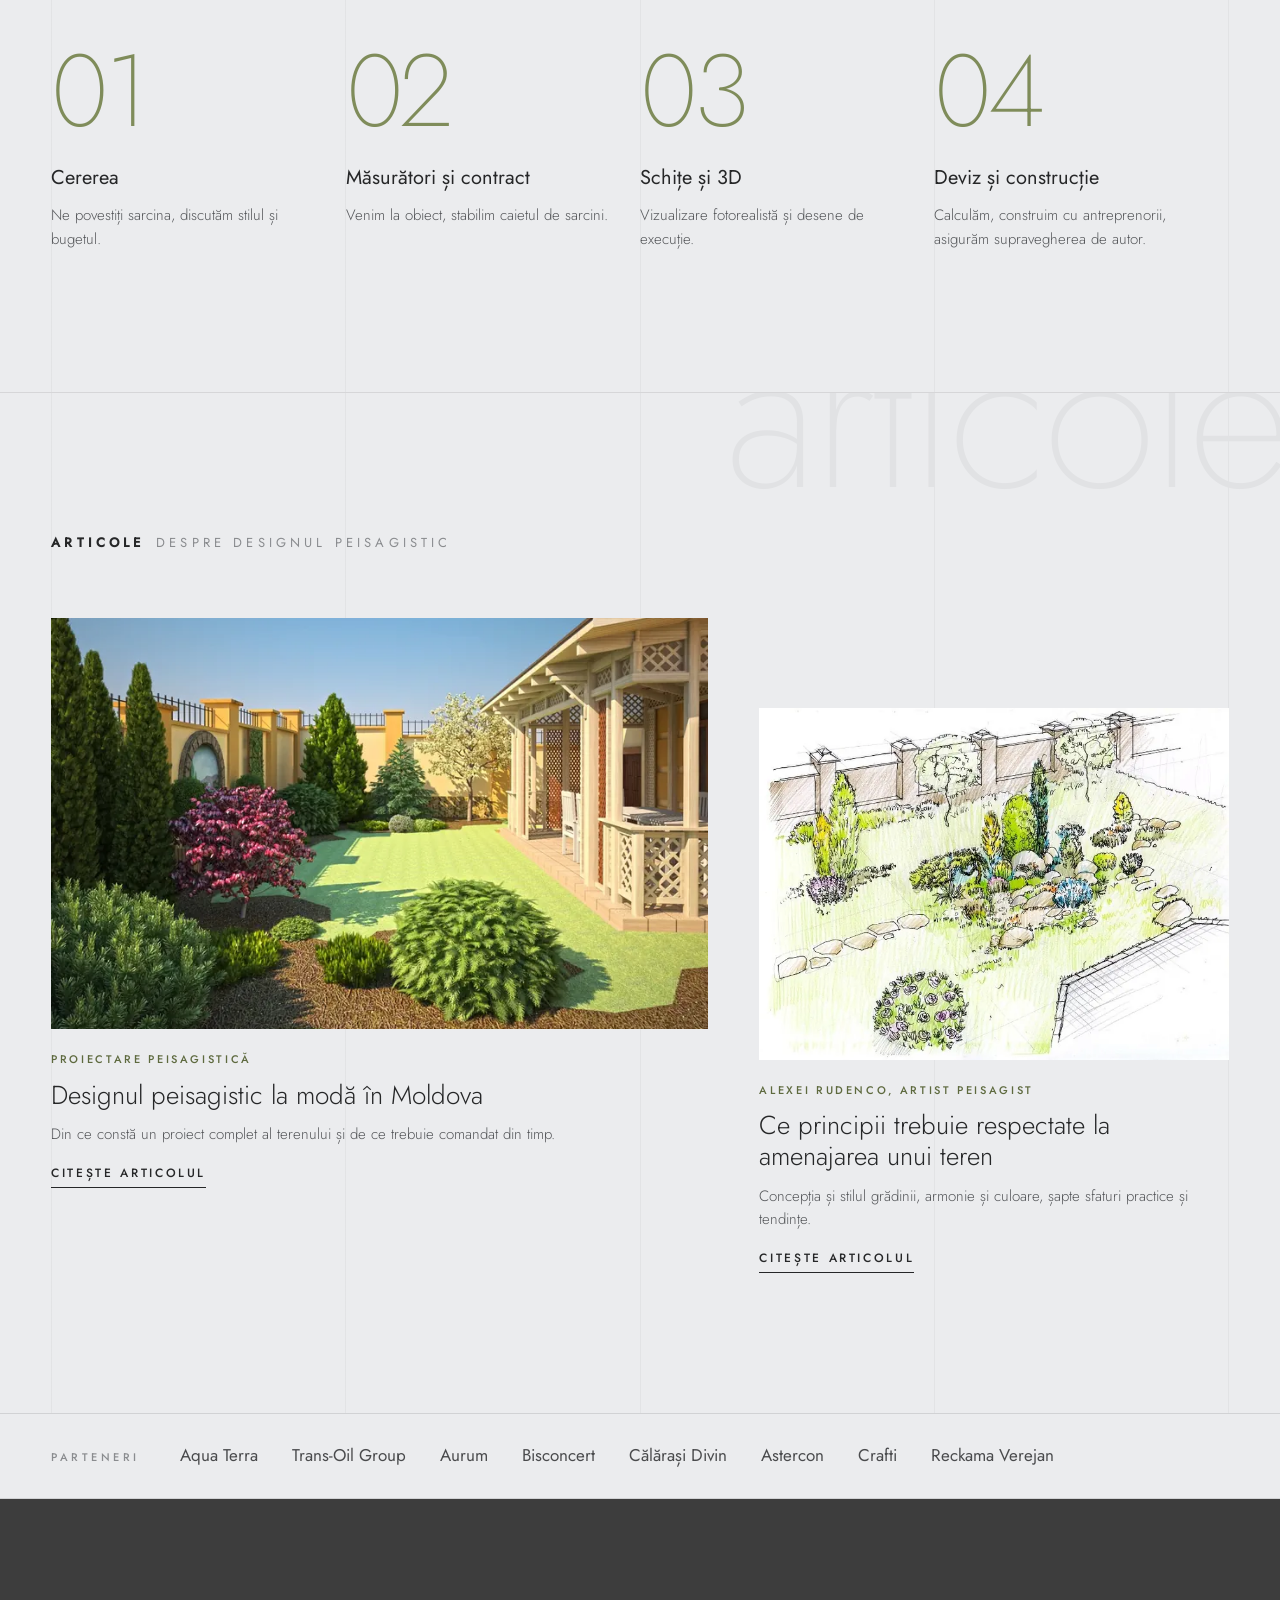
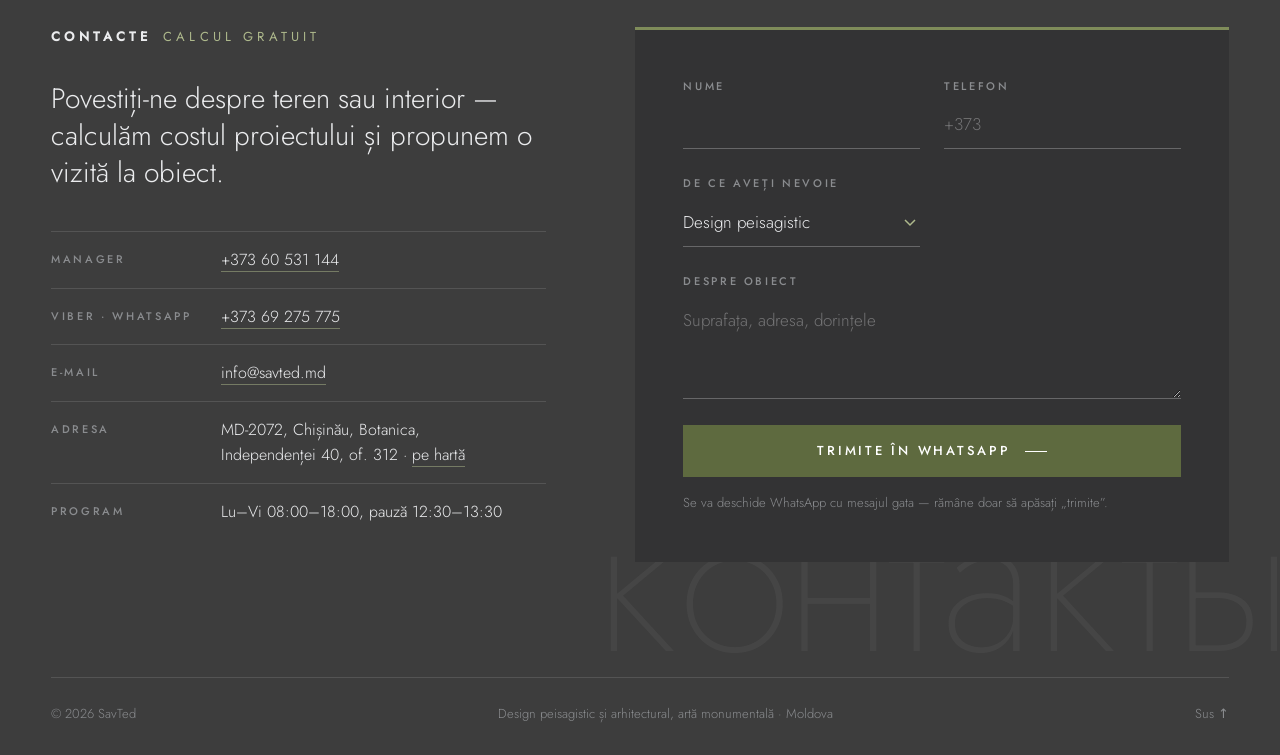
<file: ro.html>
<!doctype html>
<html lang="ro">
<head>
<meta charset="utf-8">
<meta name="viewport" content="width=device-width,initial-scale=1">
<meta name="robots" content="noindex, nofollow">
<title>SavTed — design peisagistic, picturi murale și basoreliefuri în Moldova</title>
<meta name="description" content="Atelierul SavTed: proiecte de grădini, parcuri și foișoare, design interior, fresce, picturi murale și reliefuri sculpturale. Chișinău, toată Moldova.">
<link rel="icon" href="favicon.svg" type="image/svg+xml">
<link rel="alternate" hreflang="ru" href="index.html">
<meta property="og:type" content="website">
<meta property="og:title" content="SavTed — grădini, picturi murale și basoreliefuri">
<meta property="og:description" content="Proiectăm grădini și foișoare, pictăm pereți, creăm basoreliefuri. Chișinău.">
<meta property="og:image" content="https://webonix-md.github.io/savted2/img/og/og-square-ro.jpg">
<meta property="og:image:width" content="1200">
<meta property="og:image:height" content="1200">
<link rel="preload" href="fonts/Jost-Light.woff2" as="font" type="font/woff2" crossorigin>
<link rel="stylesheet" href="style.css?v=9">
</head>
<body id="top">

<header class="top">
  <a class="brand" href="#top" aria-label="SavTed — pagina principală">savted<small>studio</small></a>
  <nav class="nav" aria-label="Secțiuni">
    <a href="#about">Atelierul</a>
    <a href="#directions">Direcții</a>
    <a href="#works">Lucrări</a>
    <a href="#team">Echipa</a>
    <a href="#articles">Articole</a>
    <a href="#contact">Contacte</a>
  </nav>
  <div class="top__right">
    <a class="top__phone" href="tel:+37360531144">+373 60 531 144</a>
    <span class="lang"><a href="index.html" hreflang="ru">RU</a><b>RO</b></span>
    <button class="burger" type="button" aria-label="Meniu" aria-expanded="false"><i></i><i></i></button>
  </div>
</header>

<!-- HERO -->
<section class="hero" aria-label="Lucrări selectate">
  <aside class="hero__panel">
    <div class="hero__count"><span class="js-cur">01</span><sup>/04</sup></div>
    <p class="hero__vert">peisaj · pictură · relief</p>
    <ul class="hero__social">
      <li><a href="https://www.facebook.com/profile.php?id=61595241628154" target="_blank" rel="noopener" aria-label="Facebook"><svg viewBox="0 0 24 24"><path d="M14 8h3V4h-3c-2.8 0-4 1.8-4 4.3V10H7v4h3v8h4v-8h3l.5-4H14V8.6c0-.4.2-.6.6-.6z"/></svg></a></li>
      <li><a href="viber://chat?number=%2B37369275775" aria-label="Viber"><svg viewBox="0 0 24 24"><path d="M12 2.5c-5 0-8.5 2.6-8.5 8 0 3 1.2 5.2 3.3 6.4V21l3-2.4c.7.1 1.4.2 2.2.2 5 0 8.5-2.6 8.5-8.3 0-5.5-3.5-8-8.5-8zm3.7 11.6c-.4.6-1.1 1-1.8.8-2.6-.8-4.7-2.8-5.6-5.4-.2-.7.2-1.4.8-1.8l.6-.4c.3-.2.7-.1.9.2l.9 1.4c.2.3.1.7-.2.9l-.5.3c.4 1 1.3 1.9 2.3 2.4l.3-.5c.2-.3.6-.4.9-.2l1.4.9c.3.2.4.6.2.9z"/></svg></a></li>
      <li><a href="https://wa.me/37369275775" target="_blank" rel="noopener" aria-label="WhatsApp"><svg viewBox="0 0 24 24"><path d="M12 2.5a9.5 9.5 0 0 0-8.2 14.3L2.5 21.5l4.8-1.3A9.5 9.5 0 1 0 12 2.5zm5.3 13.4c-.2.6-1.3 1.2-1.8 1.2-.5.1-1 .2-3.3-.7-2.8-1.1-4.6-4-4.7-4.2-.1-.2-1.1-1.5-1.1-2.9s.7-2 1-2.3c.2-.3.5-.3.7-.3h.5c.2 0 .4 0 .6.5l.8 2c.1.2.1.4 0 .5l-.3.5-.4.4c-.1.1-.3.3-.1.6.2.3.8 1.3 1.7 2.1 1.2 1 2.1 1.3 2.4 1.5.3.1.5.1.6-.1l.9-1c.2-.3.4-.2.6-.1l1.9.9c.3.1.5.2.5.3.1.2.1.7-.1 1.2z"/></svg></a></li>
    </ul>
  </aside>

  <div class="hero__stage">
    <div class="hero__slides">
      <figure class="slide is-on" data-work="13"><img src="img/w/7c0b3475-l.webp" alt="Grădină japoneză cu bonsai și arțar în Ialoveni" fetchpriority="high"></figure>
      <figure class="slide" data-work="11"><img src="img/w/cdaa45fe-l.webp" alt="Basorelief cu Buddha, imitație de bronz, clubul Aqua Terra" loading="lazy"></figure>
      <figure class="slide" data-work="7"><img src="img/w/23a6d902-l.webp" alt="Pictură murală: peisaj mediteranean cu maci" loading="lazy"></figure>
      <figure class="slide" data-work="15"><img src="img/w/4194f8a2-l.webp" alt="Proiect de foișor în stil chinezesc" loading="lazy"></figure>
    </div>
    <div class="hero__fog" aria-hidden="true"></div>

    <div class="hero__ctrl">
      <button type="button" class="js-prev" aria-label="Lucrarea anterioară">← prev</button>
      <button type="button" class="js-next" aria-label="Lucrarea următoare">next →</button>
    </div>

    <div class="hero__copy">
      <h1>Grădini, picturi<br>și&nbsp;basoreliefuri</h1>
      <p>Proiectăm peisaje și foișoare, amenajăm interioare, pictăm pereți și creăm reliefuri sculpturale — de la schiță până la supravegherea de autor pe șantier.</p>
      <div class="hero__caption">
        <span class="js-cap-n">Grădină și foișor în Ialoveni</span>
        <button type="button" class="link js-cap-open">Vezi lucrarea</button>
      </div>
      <div class="hero__btns">
        <a class="btn btn--moss" href="#contact">Discutăm proiectul</a>
        <a class="btn btn--ghost" href="#works">Portofoliu</a>
      </div>
    </div>
  </div>
  <div class="ghost ghost--hero" aria-hidden="true">savted</div>
</section>

<!-- ABOUT -->
<section class="about sec" id="about">
  <div class="lines" aria-hidden="true"></div>
  <div class="ghost ghost--about" aria-hidden="true">atelier</div>
  <div class="wrap about__grid">
    <h2 class="kicker reveal"><b>Despre atelier</b> <span>savted</span></h2>
    <div class="about__text reveal">
      <p class="about__lead">Grădina, peretele și&nbsp;foișorul sunt o singură lucrare. O facem de la cap la coadă.</p>
      <p>SavTed este o echipă de arhitecți, pictori și un sculptor din Chișinău. Proiectăm grădini private și parcuri publice, foișoare și pavilioane, iar în interioare pictăm fresce și modelăm reliefuri după schițele noastre.</p>
      <p>Ducem fiecare proiect până la capăt: vizualizare 3D, desene de execuție, deviz, iar pe șantier — supraveghere de autor împreună cu antreprenorii cu care lucrăm de mulți ani.</p>
    </div>
    <figure class="about__pic reveal">
      <img src="img/w/76ecb785-s.webp" alt="Basorelief rotund cu Buddha, imitație de bronz" loading="lazy">
      <figcaption>Basorelief, clubul Aqua Terra</figcaption>
    </figure>
    <ul class="facts reveal">
      <li><b>2,5&nbsp;ha</b><span>parc în Ceadîr-Lunga — proiectul a câștigat licitația</span></li>
      <li><b>3</b><span>pavilioane ale Pieței Verzi din Tiraspol</span></li>
      <li><b>6</b><span>direcții într-un singur atelier</span></li>
      <li><b>de&nbsp;la&nbsp;20&nbsp;€</b><span>costul proiectării</span></li>
    </ul>
  </div>
</section>

<!-- DIRECTIONS -->
<section class="dirs" id="directions">
  <div class="dirs__head wrap">
    <h2 class="kicker kicker--light reveal"><b>Direcții</b> <span>ce facem</span></h2>
    <p class="dirs__hint reveal">Treceți cu mouse-ul sau apăsați pe o direcție</p>
  </div>
  <div class="strip">
    <a class="strip__item is-open" href="#works" data-filter="garden">
      <img src="img/w/7c0b3475-s.webp" alt="" loading="lazy">
      <span class="strip__v">design peisagistic</span>
      <span class="strip__body"><b>Design peisagistic</b><em>Grădini și parcuri, iazuri, alpinarii, ziduri de sprijin, irigare și iluminat.</em><i>de la 100 €</i></span>
    </a>
    <a class="strip__item" href="#works" data-filter="garden">
      <img src="img/w/a6d77f5b-s.webp" alt="" loading="lazy">
      <span class="strip__v">foișoare și terase</span>
      <span class="strip__body"><b>Foișoare, pavilioane, terase</b><em>Stil chinezesc, country, etnic — cu grătar, cuptor și desene tehnice.</em><i>de la 30 €</i></span>
    </a>
    <a class="strip__item" href="#works" data-filter="art">
      <img src="img/w/23a6d902-s.webp" alt="" loading="lazy">
      <span class="strip__v">fresce și picturi</span>
      <span class="strip__body"><b>Fresce, murale, pictură</b><em>Pictură pe tencuială uscată și umedă, interioare și fațade.</em><i>de la 50 €</i></span>
    </a>
    <a class="strip__item" href="#works" data-filter="art">
      <img src="img/w/76ecb785-s.webp" alt="" loading="lazy">
      <span class="strip__v">reliefuri sculpturale</span>
      <span class="strip__body"><b>Basoreliefuri și altoreliefuri</b><em>După schițele noastre sau ale arhitectului dvs., imitație de bronz și piatră.</em><i>de la 150 €</i></span>
    </a>
    <a class="strip__item" href="#works" data-filter="interior">
      <img src="img/w/365bd3c8-s.webp" alt="" loading="lazy">
      <span class="strip__v">design interior</span>
      <span class="strip__body"><b>Design interior</b><em>Interioare comerciale și private, mobilier după design individual.</em><i>de la 20 €</i></span>
    </a>
    <a class="strip__item" href="#works" data-filter="interior">
      <img src="img/w/06ae468c-s.webp" alt="" loading="lazy">
      <span class="strip__v">construcție și supraveghere</span>
      <span class="strip__body"><b>Construcție și supraveghere de autor</b><em>Organizăm lucrările și urmărim ca totul să fie construit exact după proiect.</em><i>de la 400 €</i></span>
    </a>
  </div>
</section>

<!-- WORKS -->
<section class="works sec" id="works">
  <div class="lines" aria-hidden="true"></div>
  <div class="ghost ghost--works" aria-hidden="true">lucrări</div>
  <div class="wrap">
    <div class="works__head">
      <h2 class="kicker reveal"><b>Lucrări</b> <span>12 proiecte</span></h2>
      <div class="filters reveal" role="tablist" aria-label="Filtru lucrări">
        <button type="button" class="is-on" data-f="all">Toate</button>
        <button type="button" data-f="garden">Grădini și foișoare</button>
        <button type="button" data-f="art">Pictură și reliefuri</button>
        <button type="button" data-f="interior">Interioare și construcție</button>
      </div>
    </div>
    <div class="grid js-grid"></div>
  </div>
</section>

<!-- TEAM -->
<section class="team" id="team">
  <div class="ghost ghost--team" aria-hidden="true">echipa</div>
  <div class="wrap team__grid">
    <h2 class="kicker kicker--light reveal"><b>Echipa</b> <span>cine creează lucrările</span></h2>
    <p class="team__lead reveal">Tot ce vedeți în portofoliu au gândit și realizat cu mâinile lor acești oameni — de la schiță la pictură și modelaj.</p>
    <ol class="people">
      <li class="reveal"><b>Serj Ionov</b><span>autor de proiecte, pictor</span></li>
      <li class="reveal"><b>Alexei Rudenco</b><span>designer, pictor, coordonator de lucrări</span></li>
      <li class="reveal"><b>Iurii Puzdrovschi</b><span>sculptor</span></li>
      <li class="reveal"><b>Natalia Cebotari</b><span>pictoriță, fotografă</span></li>
    </ol>
  </div>
</section>

<!-- PROCESS -->
<section class="steps sec" id="process">
  <div class="lines" aria-hidden="true"></div>
  <div class="wrap">
    <h2 class="kicker reveal"><b>Cum lucrăm</b> <span>4 pași</span></h2>
    <ol class="steps__list">
      <li class="reveal"><i>01</i><b>Cererea</b><span>Ne povestiți sarcina, discutăm stilul și bugetul.</span></li>
      <li class="reveal"><i>02</i><b>Măsurători și contract</b><span>Venim la obiect, stabilim caietul de sarcini.</span></li>
      <li class="reveal"><i>03</i><b>Schițe și 3D</b><span>Vizualizare fotorealistă și desene de execuție.</span></li>
      <li class="reveal"><i>04</i><b>Deviz și construcție</b><span>Calculăm, construim cu antreprenorii, asigurăm supravegherea de autor.</span></li>
    </ol>
  </div>
</section>

<!-- ARTICLES -->
<section class="arts sec" id="articles">
  <div class="lines" aria-hidden="true"></div>
  <div class="ghost ghost--arts" aria-hidden="true">articole</div>
  <div class="wrap">
    <h2 class="kicker reveal"><b>Articole</b> <span>despre designul peisagistic</span></h2>
    <div class="arts__grid">
      <a class="acard reveal" href="articles/landshaft-trend-ro.html">
        <span class="acard__img"><img src="img/a/trend-s.webp" alt="Vizualizare 3D a unei grădini cu foișor din lemn" loading="lazy"></span>
        <span class="acard__k">Proiectare peisagistică</span>
        <b class="acard__t">Designul peisagistic la modă în Moldova</b>
        <span class="acard__d">Din ce constă un proiect complet al terenului și de ce trebuie comandat din timp.</span>
        <span class="link">Citește articolul</span>
      </a>
      <a class="acard reveal" href="articles/principy-uchastka-ro.html">
        <span class="acard__img"><img src="img/a/principy-s.webp" alt="Schiță de mână a unei grădini: alei, straturi de flori, alpinariu" loading="lazy"></span>
        <span class="acard__k">Alexei Rudenco, artist peisagist</span>
        <b class="acard__t">Ce principii trebuie respectate la amenajarea unui teren</b>
        <span class="acard__d">Concepția și stilul grădinii, armonie și culoare, șapte sfaturi practice și tendințe.</span>
        <span class="link">Citește articolul</span>
      </a>
    </div>
  </div>
</section>

<!-- PARTNERS -->
<section class="partners" aria-label="Parteneri">
  <div class="wrap partners__row">
    <span class="partners__t">Parteneri</span>
    <ul>
      <li>Aqua Terra</li><li>Trans-Oil Group</li><li>Aurum</li><li>Bisconcert</li><li>Călărași Divin</li><li>Astercon</li><li>Crafti</li><li>Reckama Verejan</li>
    </ul>
  </div>
</section>

<!-- CONTACT -->
<section class="contact" id="contact">
  <div class="ghost ghost--contact" aria-hidden="true">контакты</div>
  <div class="wrap contact__grid">
    <div class="contact__info reveal">
      <h2 class="kicker kicker--light"><b>Contacte</b> <span>calcul gratuit</span></h2>
      <p class="contact__lead">Povestiți-ne despre teren sau interior — calculăm costul proiectului și propunem o vizită la obiect.</p>
      <dl class="contact__dl">
        <div><dt>Manager</dt><dd><a href="tel:+37360531144">+373 60 531 144</a></dd></div>
        <div><dt>Viber · WhatsApp</dt><dd><a href="tel:+37369275775">+373 69 275 775</a></dd></div>
        <div><dt>E-mail</dt><dd><a href="mailto:info@savted.md">info@savted.md</a></dd></div>
        <div><dt>Adresa</dt><dd>MD-2072, Chișinău, Botanica,<br>Independenței 40, of. 312 · <a href="https://www.google.com/maps/search/?api=1&amp;query=Independen%C8%9Bei+40+Chi%C8%99in%C4%83u" target="_blank" rel="noopener">pe hartă</a></dd></div>
        <div><dt>Program</dt><dd>Lu–Vi 08:00–18:00, pauză 12:30–13:30</dd></div>
      </dl>
    </div>
    <form class="form reveal js-form" novalidate>
      <label><span>Nume</span><input name="name" autocomplete="name" required></label>
      <label><span>Telefon</span><input name="phone" type="tel" autocomplete="tel" required placeholder="+373"></label>
      <label><span>De ce aveți nevoie</span>
        <select name="service">
          <option>Design peisagistic</option>
          <option>Foișor, pavilion, terasă</option>
          <option>Frescă sau pictură murală</option>
          <option>Basorelief, relief</option>
          <option>Design interior</option>
          <option>Construcție și supraveghere</option>
        </select>
      </label>
      <label class="form__wide"><span>Despre obiect</span><textarea name="msg" rows="3" placeholder="Suprafața, adresa, dorințele"></textarea></label>
      <button class="btn btn--moss form__wide" type="submit">Trimite în WhatsApp</button>
      <p class="form__note form__wide">Se va deschide WhatsApp cu mesajul gata — rămâne doar să apăsați „trimite”.</p>
    </form>
  </div>
  <footer class="foot wrap">
    <span>© 2026 SavTed</span>
    <span>Design peisagistic și arhitectural, artă monumentală · Moldova</span>
    <a href="#top">Sus ↑</a>
  </footer>
</section>

<!-- LIGHTBOX -->
<div class="lb" role="dialog" aria-modal="true" aria-label="Proiect" hidden>
  <button class="lb__x" type="button" aria-label="Închide">×</button>
  <div class="lb__stage">
    <img class="lb__img" alt="">
    <button class="lb__nav lb__prev" type="button" aria-label="Fotografia anterioară">←</button>
    <button class="lb__nav lb__next" type="button" aria-label="Fotografia următoare">→</button>
  </div>
  <aside class="lb__info">
    <span class="lb__num"></span>
    <h3 class="lb__t"></h3>
    <p class="lb__client"></p>
    <p class="lb__d"></p>
    <div class="lb__full" id="lb-full" hidden></div>
    <button class="lb__more" type="button" aria-expanded="false" aria-controls="lb-full">Citește tot</button>
    <p class="lb__cnt"></p>
    <div class="lb__thumbs"></div>
    <a class="btn btn--moss lb__cta" href="#contact">Vreau un proiect similar</a>
  </aside>
</div>

<script src="works-text.js?v=1"></script>
<script src="main.js?v=4"></script>
</body>
</html>
</file>
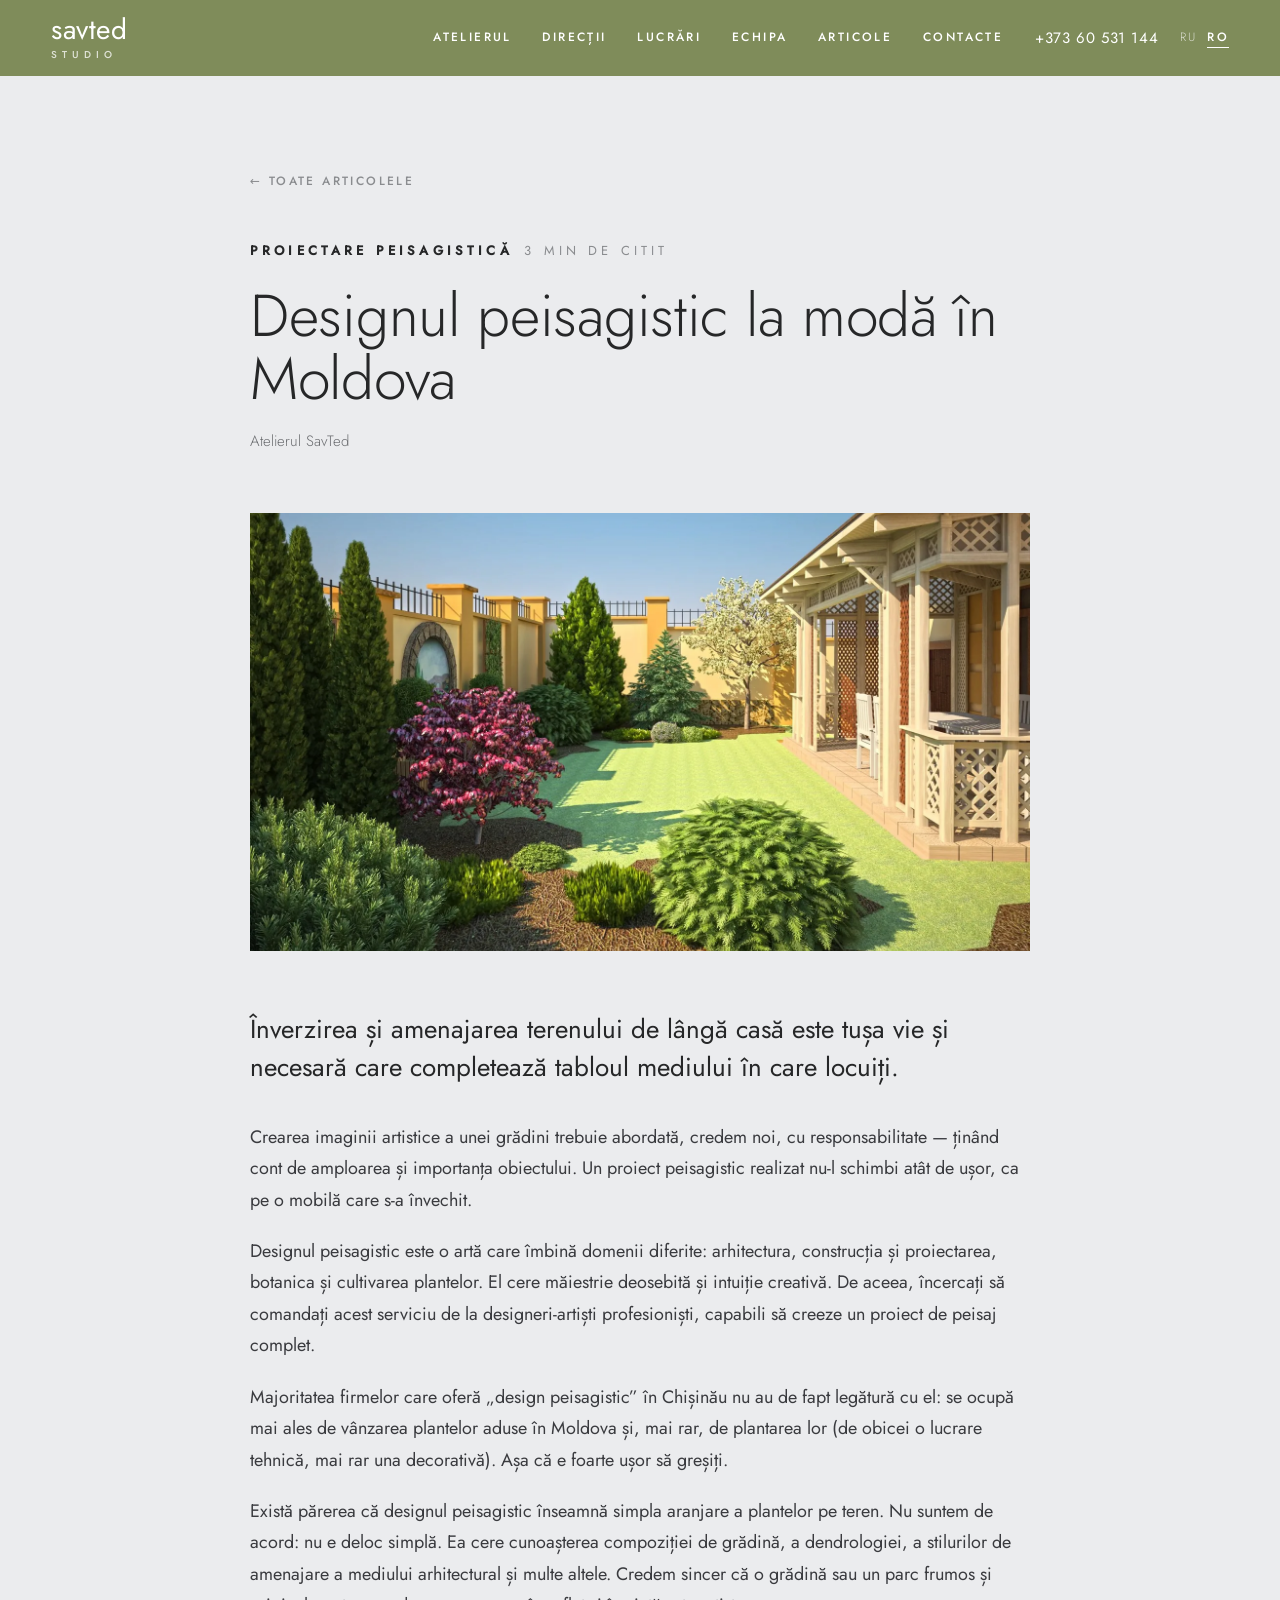
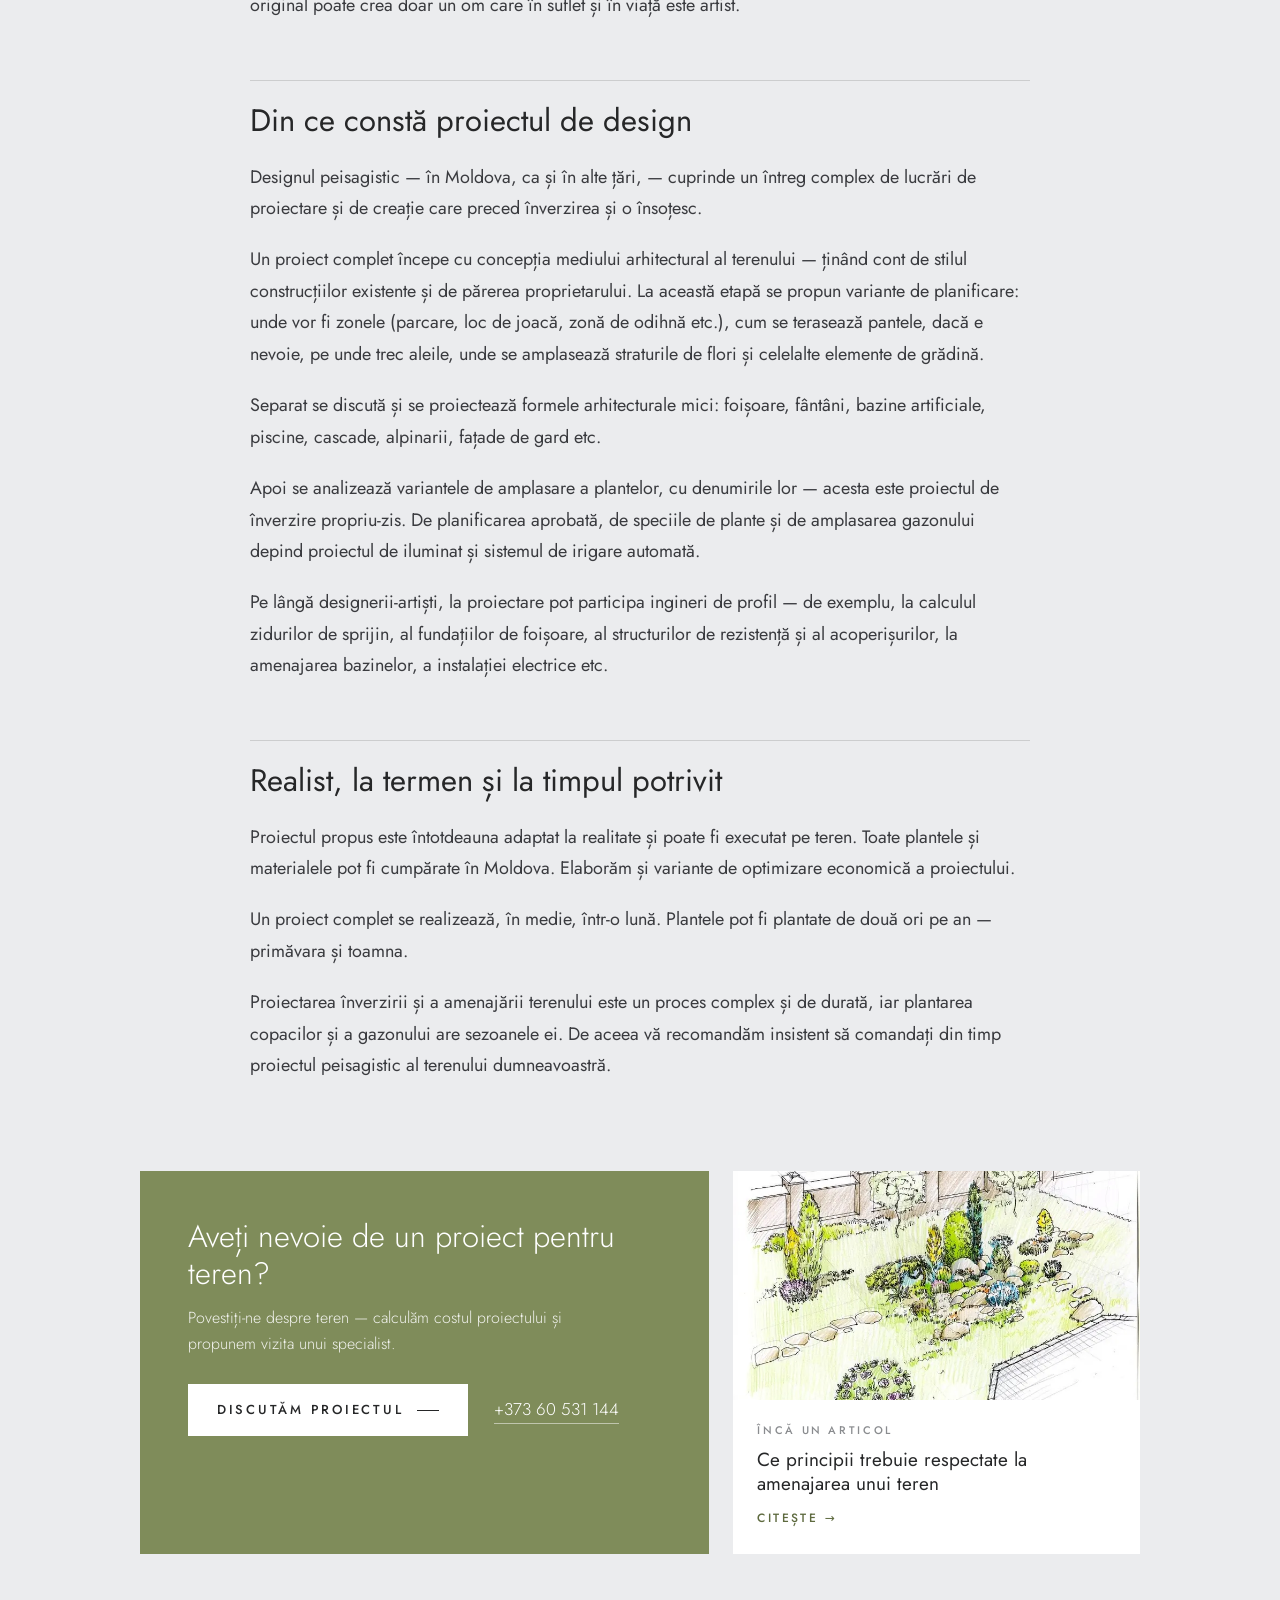
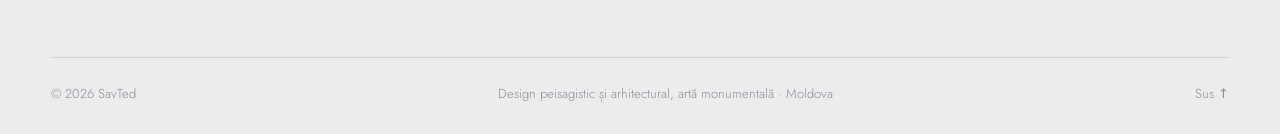
<file: articles/landshaft-trend-ro.html>
<!doctype html>
<html lang="ro">
<head>
<meta charset="utf-8">
<meta name="viewport" content="width=device-width,initial-scale=1">
<meta name="robots" content="noindex, nofollow">
<title>Designul peisagistic la modă în Moldova — SavTed</title>
<meta name="description" content="De ce proiectul peisagistic merită încredințat designerilor-artiști, din ce constă un proiect complet al terenului și de ce trebuie comandat din timp.">
<link rel="canonical" href="https://webonix-md.github.io/savted2/articles/landshaft-trend-ro.html">
<link rel="alternate" hreflang="ru" href="https://webonix-md.github.io/savted2/articles/landshaft-trend.html">
<link rel="alternate" hreflang="ro" href="https://webonix-md.github.io/savted2/articles/landshaft-trend-ro.html">
<link rel="icon" href="../favicon.svg" type="image/svg+xml">
<meta property="og:type" content="article">
<meta property="og:url" content="https://webonix-md.github.io/savted2/articles/landshaft-trend-ro.html">
<meta property="og:title" content="Designul peisagistic la modă în Moldova">
<meta property="og:description" content="De ce proiectul peisagistic merită încredințat designerilor-artiști, din ce constă un proiect complet al terenului și de ce trebuie comandat din timp.">
<meta property="og:image" content="https://webonix-md.github.io/savted2/img/og/og-square-ro.jpg">
<meta property="og:image:width" content="1200">
<meta property="og:image:height" content="1200">
<link rel="preload" href="../fonts/Jost-Light.woff2" as="font" type="font/woff2" crossorigin>
<link rel="stylesheet" href="../style.css?v=9">
</head>
<body class="page-art" id="top">

<header class="top top--solid">
  <a class="brand" href="../ro.html" aria-label="SavTed — pagina principală">savted<small>studio</small></a>
  <nav class="nav" aria-label="Secțiuni"><a href="../ro.html#about">Atelierul</a><a href="../ro.html#directions">Direcții</a><a href="../ro.html#works">Lucrări</a><a href="../ro.html#team">Echipa</a><a href="../ro.html#articles">Articole</a><a href="../ro.html#contact">Contacte</a></nav>
  <div class="top__right">
    <a class="top__phone" href="tel:+37360531144">+373 60 531 144</a>
    <span class="lang"><a href="landshaft-trend.html" hreflang="ru">RU</a><b>RO</b></span>
    <button class="burger" type="button" aria-label="Meniu" aria-expanded="false"><i></i><i></i></button>
  </div>
</header>

<main class="art">
  <article class="wrap art__wrap">
    <a class="art__back" href="../ro.html#articles">← Toate articolele</a>
    <p class="kicker"><b>Proiectare peisagistică</b> <span>3 min de citit</span></p>
    <h1 class="art__h1">Designul peisagistic la modă în Moldova</h1>
    <p class="art__by">Atelierul SavTed</p>
    <figure class="art__fig art__fig--wide">
      <img src="../img/a/trend-l.webp" alt="Vizualizare 3D a unei grădini cu foișor din lemn" fetchpriority="high">
    </figure>
    <div class="art__body">
      <p class="art__lead">Înverzirea și amenajarea terenului de lângă casă este tușa vie și necesară care completează tabloul mediului în care locuiți.</p>
      <p>Crearea imaginii artistice a unei grădini trebuie abordată, credem noi, cu responsabilitate — ținând cont de amploarea și importanța obiectului. Un proiect peisagistic realizat nu-l schimbi atât de ușor, ca pe o mobilă care s-a învechit.</p>
      <p>Designul peisagistic este o artă care îmbină domenii diferite: arhitectura, construcția și proiectarea, botanica și cultivarea plantelor. El cere măiestrie deosebită și intuiție creativă. De aceea, încercați să comandați acest serviciu de la designeri-artiști profesioniști, capabili să creeze un proiect de peisaj complet.</p>
      <p>Majoritatea firmelor care oferă „design peisagistic” în Chișinău nu au de fapt legătură cu el: se ocupă mai ales de vânzarea plantelor aduse în Moldova și, mai rar, de plantarea lor (de obicei o lucrare tehnică, mai rar una decorativă). Așa că e foarte ușor să greșiți.</p>
      <p>Există părerea că designul peisagistic înseamnă simpla aranjare a plantelor pe teren. Nu suntem de acord: nu e deloc simplă. Ea cere cunoașterea compoziției de grădină, a dendrologiei, a stilurilor de amenajare a mediului arhitectural și multe altele. Credem sincer că o grădină sau un parc frumos și original poate crea doar un om care în suflet și în viață este artist.</p>
      <h2>Din ce constă proiectul de design</h2>
      <p>Designul peisagistic — în Moldova, ca și în alte țări, — cuprinde un întreg complex de lucrări de proiectare și de creație care preced înverzirea și o însoțesc.</p>
      <p>Un proiect complet începe cu concepția mediului arhitectural al terenului — ținând cont de stilul construcțiilor existente și de părerea proprietarului. La această etapă se propun variante de planificare: unde vor fi zonele (parcare, loc de joacă, zonă de odihnă etc.), cum se terasează pantele, dacă e nevoie, pe unde trec aleile, unde se amplasează straturile de flori și celelalte elemente de grădină.</p>
      <p>Separat se discută și se proiectează formele arhitecturale mici: foișoare, fântâni, bazine artificiale, piscine, cascade, alpinarii, fațade de gard etc.</p>
      <p>Apoi se analizează variantele de amplasare a plantelor, cu denumirile lor — acesta este proiectul de înverzire propriu-zis. De planificarea aprobată, de speciile de plante și de amplasarea gazonului depind proiectul de iluminat și sistemul de irigare automată.</p>
      <p>Pe lângă designerii-artiști, la proiectare pot participa ingineri de profil — de exemplu, la calculul zidurilor de sprijin, al fundațiilor de foișoare, al structurilor de rezistență și al acoperișurilor, la amenajarea bazinelor, a instalației electrice etc.</p>
      <h2>Realist, la termen și la timpul potrivit</h2>
      <p>Proiectul propus este întotdeauna adaptat la realitate și poate fi executat pe teren. Toate plantele și materialele pot fi cumpărate în Moldova. Elaborăm și variante de optimizare economică a proiectului.</p>
      <p>Un proiect complet se realizează, în medie, într-o lună. Plantele pot fi plantate de două ori pe an — primăvara și toamna.</p>
      <p>Proiectarea înverzirii și a amenajării terenului este un proces complex și de durată, iar plantarea copacilor și a gazonului are sezoanele ei. De aceea vă recomandăm insistent să comandați din timp proiectul peisagistic al terenului dumneavoastră.</p>
    </div>
  </article>

  <aside class="wrap art__after">
    <div class="art__cta">
      <h2>Aveți nevoie de un proiect pentru teren?</h2>
      <p>Povestiți-ne despre teren — calculăm costul proiectului și propunem vizita unui specialist.</p>
      <div class="art__cta-btns">
        <a class="btn btn--light" href="../ro.html#contact">Discutăm proiectul</a>
        <a class="art__tel" href="tel:+37360531144">+373 60 531 144</a>
      </div>
    </div>
    <a class="art__next" href="principy-uchastka-ro.html">
      <img src="../img/a/principy-s.webp" alt="">
      <span><i>Încă un articol</i><b>Ce principii trebuie respectate la amenajarea unui teren</b><em>Citește →</em></span>
    </a>
  </aside>
</main>

<footer class="foot foot--art wrap">
  <span>© 2026 SavTed</span>
  <span>Design peisagistic și arhitectural, artă monumentală · Moldova</span>
  <a href="#top">Sus ↑</a>
</footer>

<script>
(() => {
  const b = document.querySelector('.burger');
  b.addEventListener('click', () => b.setAttribute('aria-expanded', document.body.classList.toggle('menu-open')));
  document.querySelectorAll('.nav a').forEach(a => a.addEventListener('click', () => document.body.classList.remove('menu-open')));
})();
</script>
</body>
</html>
</file>
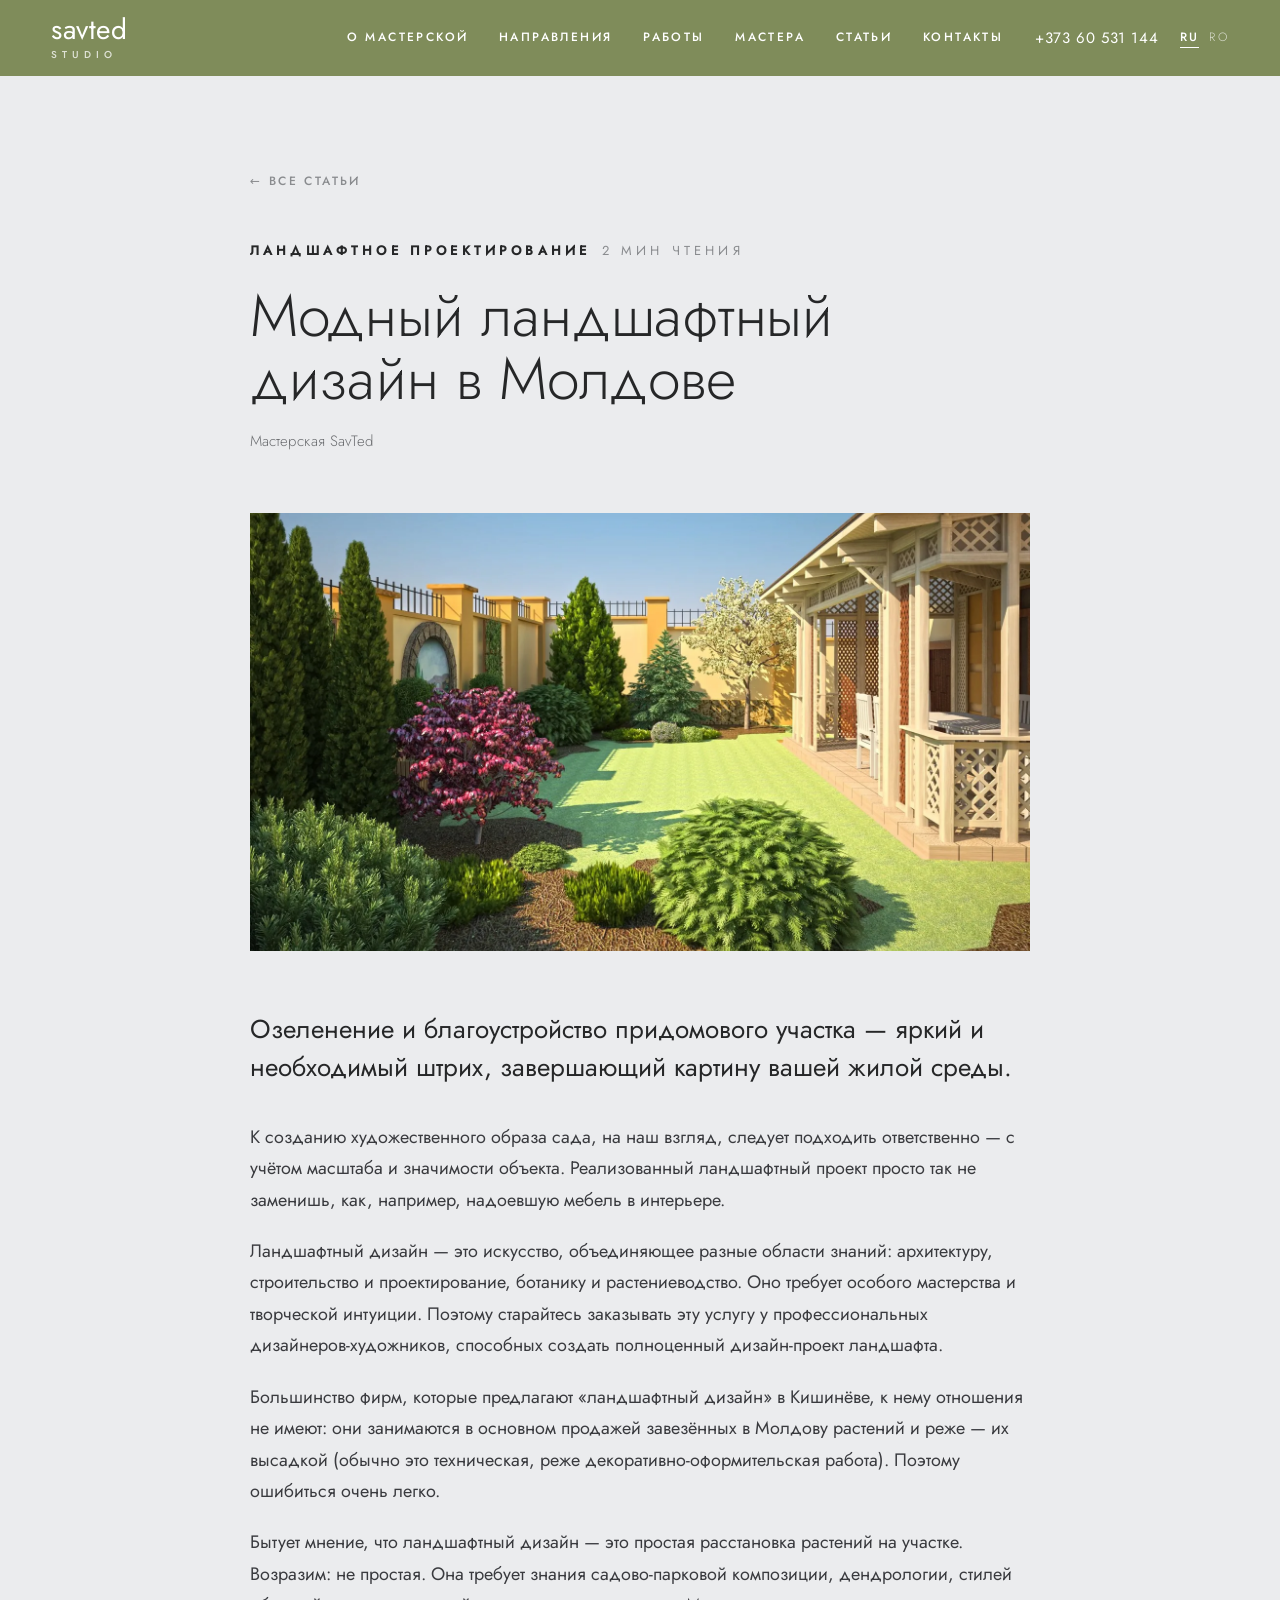
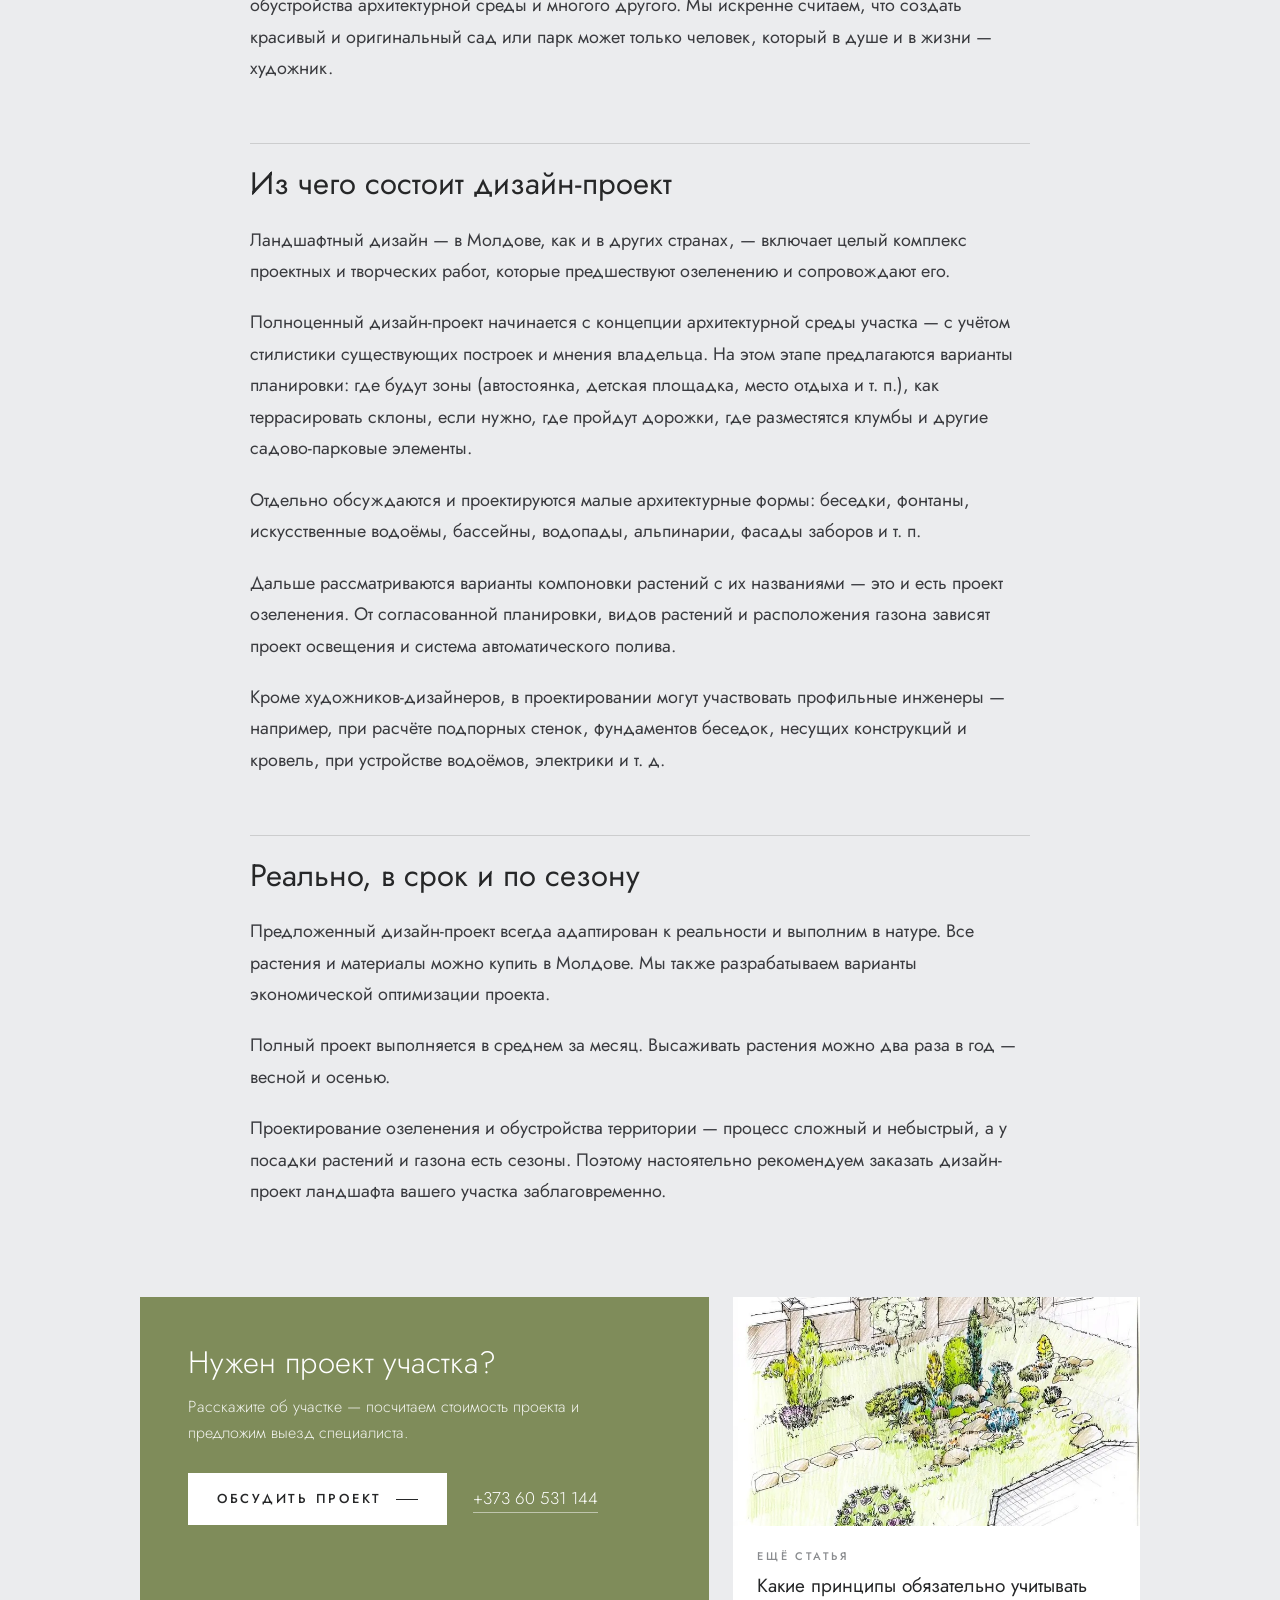
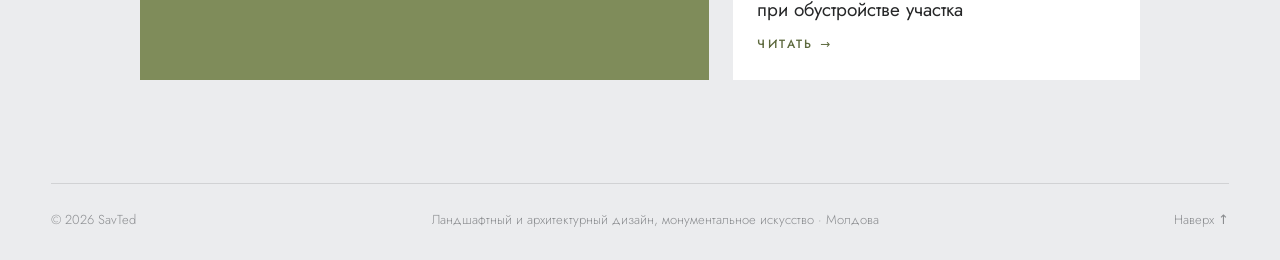
<file: articles/landshaft-trend.html>
<!doctype html>
<html lang="ru">
<head>
<meta charset="utf-8">
<meta name="viewport" content="width=device-width,initial-scale=1">
<meta name="robots" content="noindex, nofollow">
<title>Модный ландшафтный дизайн в Молдове — SavTed</title>
<meta name="description" content="Почему ландшафтный проект стоит доверить художникам-дизайнерам, из чего состоит полноценный дизайн-проект участка и почему заказывать его нужно заранее.">
<link rel="canonical" href="https://webonix-md.github.io/savted2/articles/landshaft-trend.html">
<link rel="alternate" hreflang="ru" href="https://webonix-md.github.io/savted2/articles/landshaft-trend.html">
<link rel="alternate" hreflang="ro" href="https://webonix-md.github.io/savted2/articles/landshaft-trend-ro.html">
<link rel="icon" href="../favicon.svg" type="image/svg+xml">
<meta property="og:type" content="article">
<meta property="og:url" content="https://webonix-md.github.io/savted2/articles/landshaft-trend.html">
<meta property="og:title" content="Модный ландшафтный дизайн в Молдове">
<meta property="og:description" content="Почему ландшафтный проект стоит доверить художникам-дизайнерам, из чего состоит полноценный дизайн-проект участка и почему заказывать его нужно заранее.">
<meta property="og:image" content="https://webonix-md.github.io/savted2/img/og/og-square-ru.jpg">
<meta property="og:image:width" content="1200">
<meta property="og:image:height" content="1200">
<link rel="preload" href="../fonts/Jost-Light.woff2" as="font" type="font/woff2" crossorigin>
<link rel="stylesheet" href="../style.css?v=9">
</head>
<body class="page-art" id="top">

<header class="top top--solid">
  <a class="brand" href="../index.html" aria-label="SavTed — на главную">savted<small>studio</small></a>
  <nav class="nav" aria-label="Разделы"><a href="../index.html#about">О мастерской</a><a href="../index.html#directions">Направления</a><a href="../index.html#works">Работы</a><a href="../index.html#team">Мастера</a><a href="../index.html#articles">Статьи</a><a href="../index.html#contact">Контакты</a></nav>
  <div class="top__right">
    <a class="top__phone" href="tel:+37360531144">+373 60 531 144</a>
    <span class="lang"><b>RU</b><a href="landshaft-trend-ro.html" hreflang="ro">RO</a></span>
    <button class="burger" type="button" aria-label="Меню" aria-expanded="false"><i></i><i></i></button>
  </div>
</header>

<main class="art">
  <article class="wrap art__wrap">
    <a class="art__back" href="../index.html#articles">← Все статьи</a>
    <p class="kicker"><b>Ландшафтное проектирование</b> <span>2 мин чтения</span></p>
    <h1 class="art__h1">Модный ландшафтный дизайн в Молдове</h1>
    <p class="art__by">Мастерская SavTed</p>
    <figure class="art__fig art__fig--wide">
      <img src="../img/a/trend-l.webp" alt="3D-визуализация сада с деревянной беседкой" fetchpriority="high">
    </figure>
    <div class="art__body">
      <p class="art__lead">Озеленение и благоустройство придомового участка — яркий и необходимый штрих, завершающий картину вашей жилой среды.</p>
      <p>К созданию художественного образа сада, на наш взгляд, следует подходить ответственно — с учётом масштаба и значимости объекта. Реализованный ландшафтный проект просто так не заменишь, как, например, надоевшую мебель в интерьере.</p>
      <p>Ландшафтный дизайн — это искусство, объединяющее разные области знаний: архитектуру, строительство и проектирование, ботанику и растениеводство. Оно требует особого мастерства и творческой интуиции. Поэтому старайтесь заказывать эту услугу у профессиональных дизайнеров-художников, способных создать полноценный дизайн-проект ландшафта.</p>
      <p>Большинство фирм, которые предлагают «ландшафтный дизайн» в Кишинёве, к нему отношения не имеют: они занимаются в основном продажей завезённых в Молдову растений и реже — их высадкой (обычно это техническая, реже декоративно-оформительская работа). Поэтому ошибиться очень легко.</p>
      <p>Бытует мнение, что ландшафтный дизайн — это простая расстановка растений на участке. Возразим: не простая. Она требует знания садово-парковой композиции, дендрологии, стилей обустройства архитектурной среды и многого другого. Мы искренне считаем, что создать красивый и оригинальный сад или парк может только человек, который в душе и в жизни — художник.</p>
      <h2>Из чего состоит дизайн-проект</h2>
      <p>Ландшафтный дизайн — в Молдове, как и в других странах, — включает целый комплекс проектных и творческих работ, которые предшествуют озеленению и сопровождают его.</p>
      <p>Полноценный дизайн-проект начинается с концепции архитектурной среды участка — с учётом стилистики существующих построек и мнения владельца. На этом этапе предлагаются варианты планировки: где будут зоны (автостоянка, детская площадка, место отдыха и т. п.), как террасировать склоны, если нужно, где пройдут дорожки, где разместятся клумбы и другие садово-парковые элементы.</p>
      <p>Отдельно обсуждаются и проектируются малые архитектурные формы: беседки, фонтаны, искусственные водоёмы, бассейны, водопады, альпинарии, фасады заборов и т. п.</p>
      <p>Дальше рассматриваются варианты компоновки растений с их названиями — это и есть проект озеленения. От согласованной планировки, видов растений и расположения газона зависят проект освещения и система автоматического полива.</p>
      <p>Кроме художников-дизайнеров, в проектировании могут участвовать профильные инженеры — например, при расчёте подпорных стенок, фундаментов беседок, несущих конструкций и кровель, при устройстве водоёмов, электрики и т. д.</p>
      <h2>Реально, в срок и по сезону</h2>
      <p>Предложенный дизайн-проект всегда адаптирован к реальности и выполним в натуре. Все растения и материалы можно купить в Молдове. Мы также разрабатываем варианты экономической оптимизации проекта.</p>
      <p>Полный проект выполняется в среднем за месяц. Высаживать растения можно два раза в год — весной и осенью.</p>
      <p>Проектирование озеленения и обустройства территории — процесс сложный и небыстрый, а у посадки растений и газона есть сезоны. Поэтому настоятельно рекомендуем заказать дизайн-проект ландшафта вашего участка заблаговременно.</p>
    </div>
  </article>

  <aside class="wrap art__after">
    <div class="art__cta">
      <h2>Нужен проект участка?</h2>
      <p>Расскажите об участке — посчитаем стоимость проекта и предложим выезд специалиста.</p>
      <div class="art__cta-btns">
        <a class="btn btn--light" href="../index.html#contact">Обсудить проект</a>
        <a class="art__tel" href="tel:+37360531144">+373 60 531 144</a>
      </div>
    </div>
    <a class="art__next" href="principy-uchastka.html">
      <img src="../img/a/principy-s.webp" alt="">
      <span><i>Ещё статья</i><b>Какие принципы обязательно учитывать при обустройстве участка</b><em>Читать →</em></span>
    </a>
  </aside>
</main>

<footer class="foot foot--art wrap">
  <span>© 2026 SavTed</span>
  <span>Ландшафтный и архитектурный дизайн, монументальное искусство · Молдова</span>
  <a href="#top">Наверх ↑</a>
</footer>

<script>
(() => {
  const b = document.querySelector('.burger');
  b.addEventListener('click', () => b.setAttribute('aria-expanded', document.body.classList.toggle('menu-open')));
  document.querySelectorAll('.nav a').forEach(a => a.addEventListener('click', () => document.body.classList.remove('menu-open')));
})();
</script>
</body>
</html>
</file>
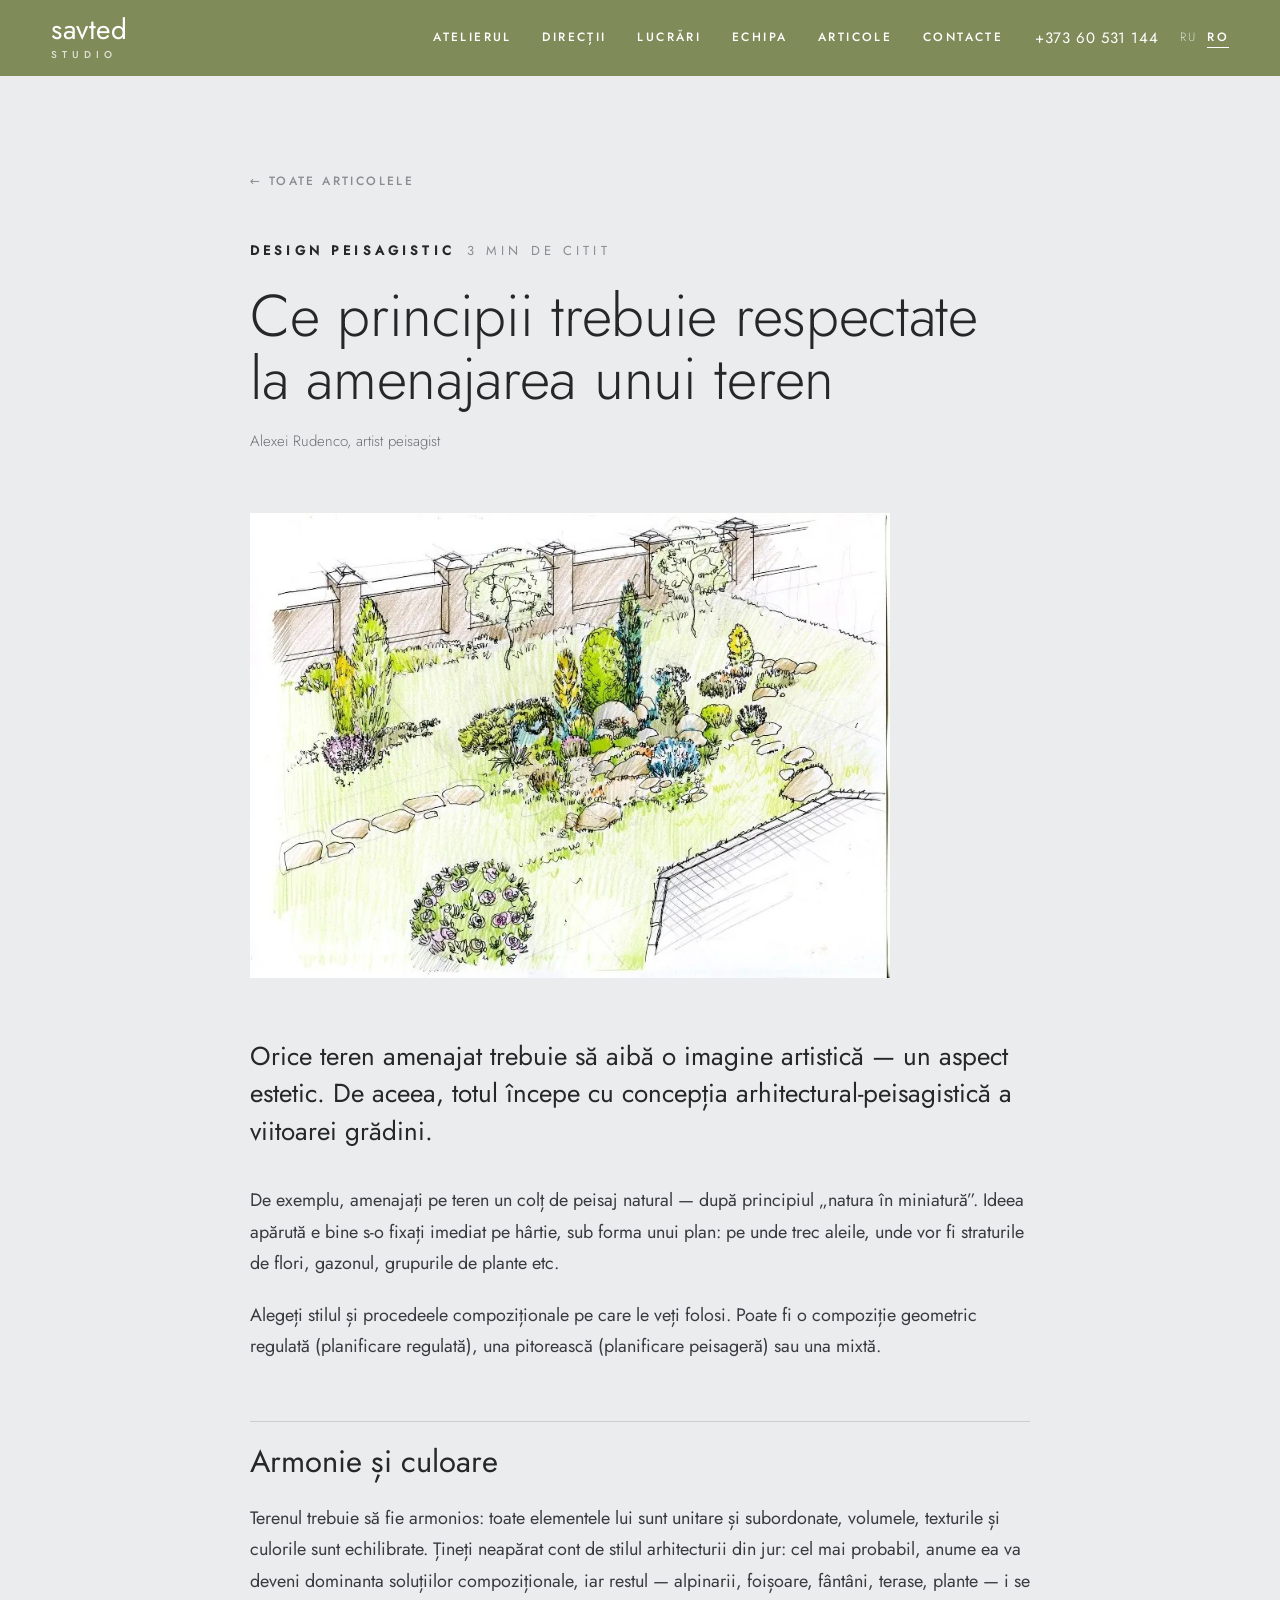
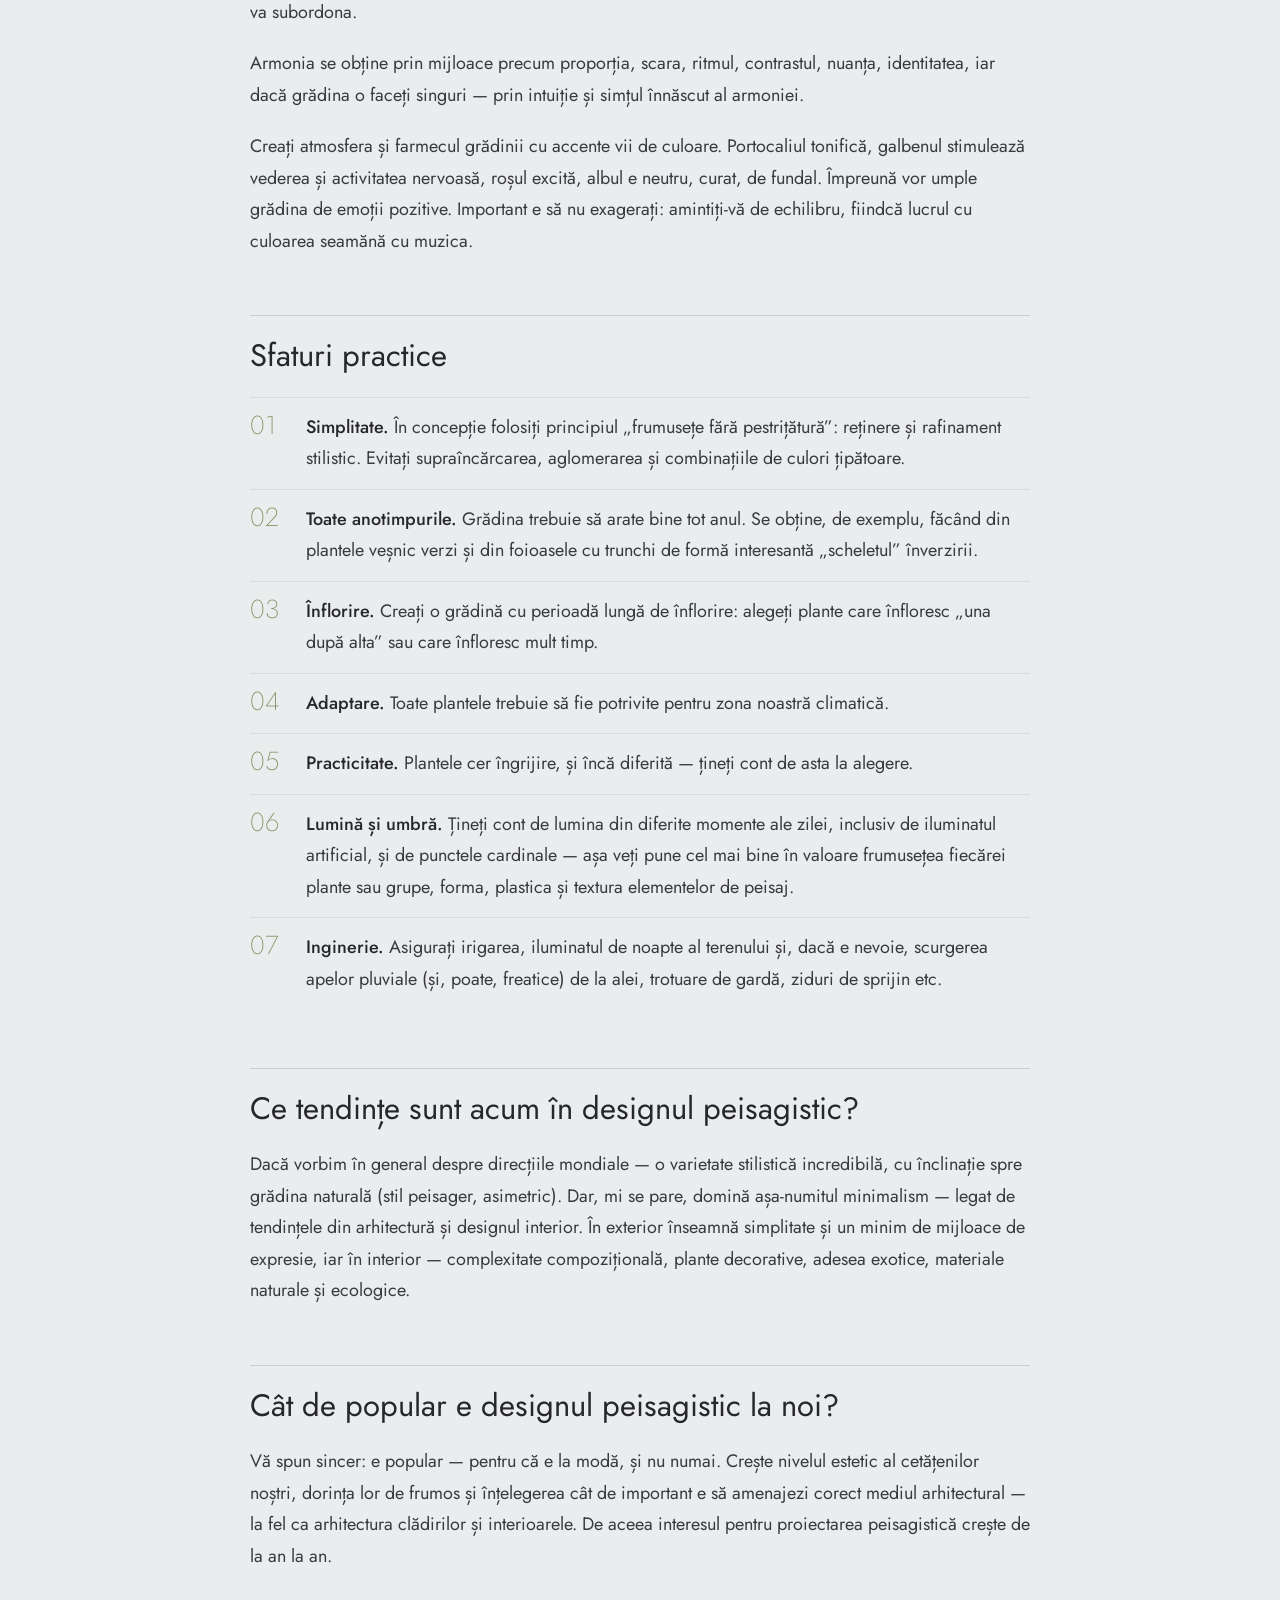
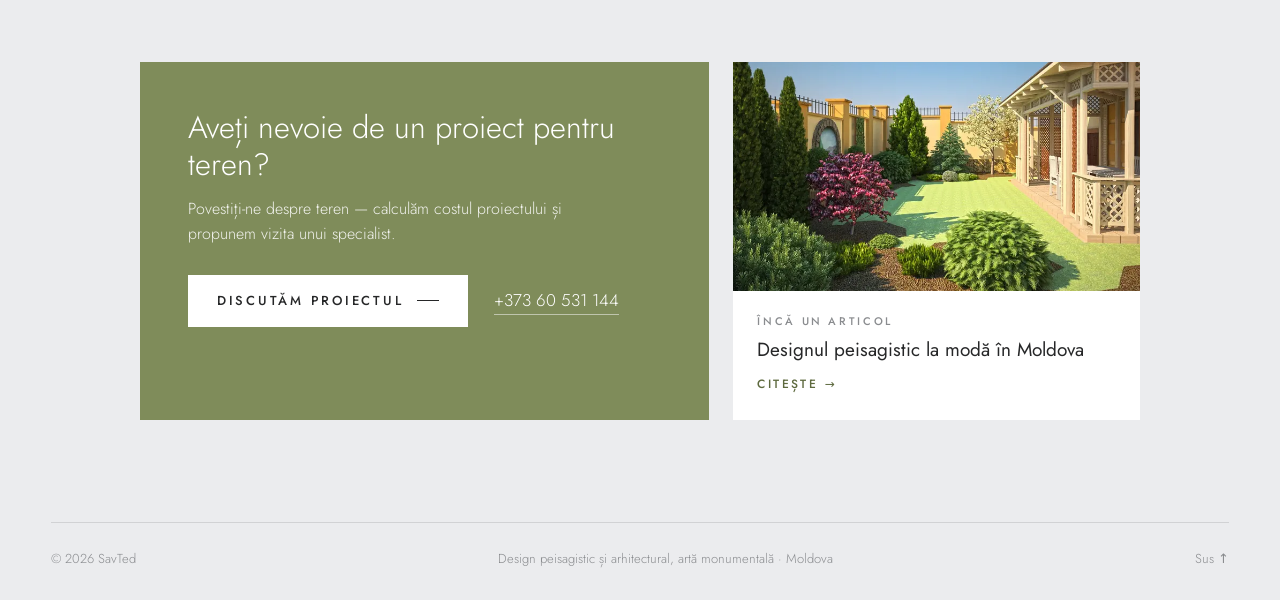
<file: articles/principy-uchastka-ro.html>
<!doctype html>
<html lang="ro">
<head>
<meta charset="utf-8">
<meta name="viewport" content="width=device-width,initial-scale=1">
<meta name="robots" content="noindex, nofollow">
<title>Ce principii trebuie respectate la amenajarea unui teren — SavTed</title>
<meta name="description" content="Artistul peisagist Alexei Rudenco — despre concepția și stilul grădinii, armonie, culoare, reguli practice și ce e la modă acum în designul peisagistic.">
<link rel="canonical" href="https://webonix-md.github.io/savted2/articles/principy-uchastka-ro.html">
<link rel="alternate" hreflang="ru" href="https://webonix-md.github.io/savted2/articles/principy-uchastka.html">
<link rel="alternate" hreflang="ro" href="https://webonix-md.github.io/savted2/articles/principy-uchastka-ro.html">
<link rel="icon" href="../favicon.svg" type="image/svg+xml">
<meta property="og:type" content="article">
<meta property="og:url" content="https://webonix-md.github.io/savted2/articles/principy-uchastka-ro.html">
<meta property="og:title" content="Ce principii trebuie respectate la amenajarea unui teren">
<meta property="og:description" content="Artistul peisagist Alexei Rudenco — despre concepția și stilul grădinii, armonie, culoare, reguli practice și ce e la modă acum în designul peisagistic.">
<meta property="og:image" content="https://webonix-md.github.io/savted2/img/og/og-square-ro.jpg">
<meta property="og:image:width" content="1200">
<meta property="og:image:height" content="1200">
<link rel="preload" href="../fonts/Jost-Light.woff2" as="font" type="font/woff2" crossorigin>
<link rel="stylesheet" href="../style.css?v=9">
</head>
<body class="page-art" id="top">

<header class="top top--solid">
  <a class="brand" href="../ro.html" aria-label="SavTed — pagina principală">savted<small>studio</small></a>
  <nav class="nav" aria-label="Secțiuni"><a href="../ro.html#about">Atelierul</a><a href="../ro.html#directions">Direcții</a><a href="../ro.html#works">Lucrări</a><a href="../ro.html#team">Echipa</a><a href="../ro.html#articles">Articole</a><a href="../ro.html#contact">Contacte</a></nav>
  <div class="top__right">
    <a class="top__phone" href="tel:+37360531144">+373 60 531 144</a>
    <span class="lang"><a href="principy-uchastka.html" hreflang="ru">RU</a><b>RO</b></span>
    <button class="burger" type="button" aria-label="Meniu" aria-expanded="false"><i></i><i></i></button>
  </div>
</header>

<main class="art">
  <article class="wrap art__wrap">
    <a class="art__back" href="../ro.html#articles">← Toate articolele</a>
    <p class="kicker"><b>Design peisagistic</b> <span>3 min de citit</span></p>
    <h1 class="art__h1">Ce principii trebuie respectate la amenajarea unui teren</h1>
    <p class="art__by">Alexei Rudenco, artist peisagist</p>
    <figure class="art__fig">
      <img src="../img/a/principy-l.webp" alt="Schiță de mână a unei grădini: alei, straturi de flori, alpinariu" fetchpriority="high">
    </figure>
    <div class="art__body">
      <p class="art__lead">Orice teren amenajat trebuie să aibă o imagine artistică — un aspect estetic. De aceea, totul începe cu concepția arhitectural-peisagistică a viitoarei grădini.</p>
      <p>De exemplu, amenajați pe teren un colț de peisaj natural — după principiul „natura în miniatură”. Ideea apărută e bine s-o fixați imediat pe hârtie, sub forma unui plan: pe unde trec aleile, unde vor fi straturile de flori, gazonul, grupurile de plante etc.</p>
      <p>Alegeți stilul și procedeele compoziționale pe care le veți folosi. Poate fi o compoziție geometric regulată (planificare regulată), una pitorească (planificare peisageră) sau una mixtă.</p>
      <h2>Armonie și culoare</h2>
      <p>Terenul trebuie să fie armonios: toate elementele lui sunt unitare și subordonate, volumele, texturile și culorile sunt echilibrate. Țineți neapărat cont de stilul arhitecturii din jur: cel mai probabil, anume ea va deveni dominanta soluțiilor compoziționale, iar restul — alpinarii, foișoare, fântâni, terase, plante — i se va subordona.</p>
      <p>Armonia se obține prin mijloace precum proporția, scara, ritmul, contrastul, nuanța, identitatea, iar dacă grădina o faceți singuri — prin intuiție și simțul înnăscut al armoniei.</p>
      <p>Creați atmosfera și farmecul grădinii cu accente vii de culoare. Portocaliul tonifică, galbenul stimulează vederea și activitatea nervoasă, roșul excită, albul e neutru, curat, de fundal. Împreună vor umple grădina de emoții pozitive. Important e să nu exagerați: amintiți-vă de echilibru, fiindcă lucrul cu culoarea seamănă cu muzica.</p>
      <h2>Sfaturi practice</h2>
      <ul><li><b>Simplitate.</b> În concepție folosiți principiul „frumusețe fără pestrițătură”: reținere și rafinament stilistic. Evitați supraîncărcarea, aglomerarea și combinațiile de culori țipătoare.</li><li><b>Toate anotimpurile.</b> Grădina trebuie să arate bine tot anul. Se obține, de exemplu, făcând din plantele veșnic verzi și din foioasele cu trunchi de formă interesantă „scheletul” înverzirii.</li><li><b>Înflorire.</b> Creați o grădină cu perioadă lungă de înflorire: alegeți plante care înfloresc „una după alta” sau care înfloresc mult timp.</li><li><b>Adaptare.</b> Toate plantele trebuie să fie potrivite pentru zona noastră climatică.</li><li><b>Practicitate.</b> Plantele cer îngrijire, și încă diferită — țineți cont de asta la alegere.</li><li><b>Lumină și umbră.</b> Țineți cont de lumina din diferite momente ale zilei, inclusiv de iluminatul artificial, și de punctele cardinale — așa veți pune cel mai bine în valoare frumusețea fiecărei plante sau grupe, forma, plastica și textura elementelor de peisaj.</li><li><b>Inginerie.</b> Asigurați irigarea, iluminatul de noapte al terenului și, dacă e nevoie, scurgerea apelor pluviale (și, poate, freatice) de la alei, trotuare de gardă, ziduri de sprijin etc.</li></ul>
      <h2>Ce tendințe sunt acum în designul peisagistic?</h2>
      <p>Dacă vorbim în general despre direcțiile mondiale — o varietate stilistică incredibilă, cu înclinație spre grădina naturală (stil peisager, asimetric). Dar, mi se pare, domină așa-numitul minimalism — legat de tendințele din arhitectură și designul interior. În exterior înseamnă simplitate și un minim de mijloace de expresie, iar în interior — complexitate compozițională, plante decorative, adesea exotice, materiale naturale și ecologice.</p>
      <h2>Cât de popular e designul peisagistic la noi?</h2>
      <p>Vă spun sincer: e popular — pentru că e la modă, și nu numai. Crește nivelul estetic al cetățenilor noștri, dorința lor de frumos și înțelegerea cât de important e să amenajezi corect mediul arhitectural — la fel ca arhitectura clădirilor și interioarele. De aceea interesul pentru proiectarea peisagistică crește de la an la an.</p>
    </div>
  </article>

  <aside class="wrap art__after">
    <div class="art__cta">
      <h2>Aveți nevoie de un proiect pentru teren?</h2>
      <p>Povestiți-ne despre teren — calculăm costul proiectului și propunem vizita unui specialist.</p>
      <div class="art__cta-btns">
        <a class="btn btn--light" href="../ro.html#contact">Discutăm proiectul</a>
        <a class="art__tel" href="tel:+37360531144">+373 60 531 144</a>
      </div>
    </div>
    <a class="art__next" href="landshaft-trend-ro.html">
      <img src="../img/a/trend-s.webp" alt="">
      <span><i>Încă un articol</i><b>Designul peisagistic la modă în Moldova</b><em>Citește →</em></span>
    </a>
  </aside>
</main>

<footer class="foot foot--art wrap">
  <span>© 2026 SavTed</span>
  <span>Design peisagistic și arhitectural, artă monumentală · Moldova</span>
  <a href="#top">Sus ↑</a>
</footer>

<script>
(() => {
  const b = document.querySelector('.burger');
  b.addEventListener('click', () => b.setAttribute('aria-expanded', document.body.classList.toggle('menu-open')));
  document.querySelectorAll('.nav a').forEach(a => a.addEventListener('click', () => document.body.classList.remove('menu-open')));
})();
</script>
</body>
</html>
</file>
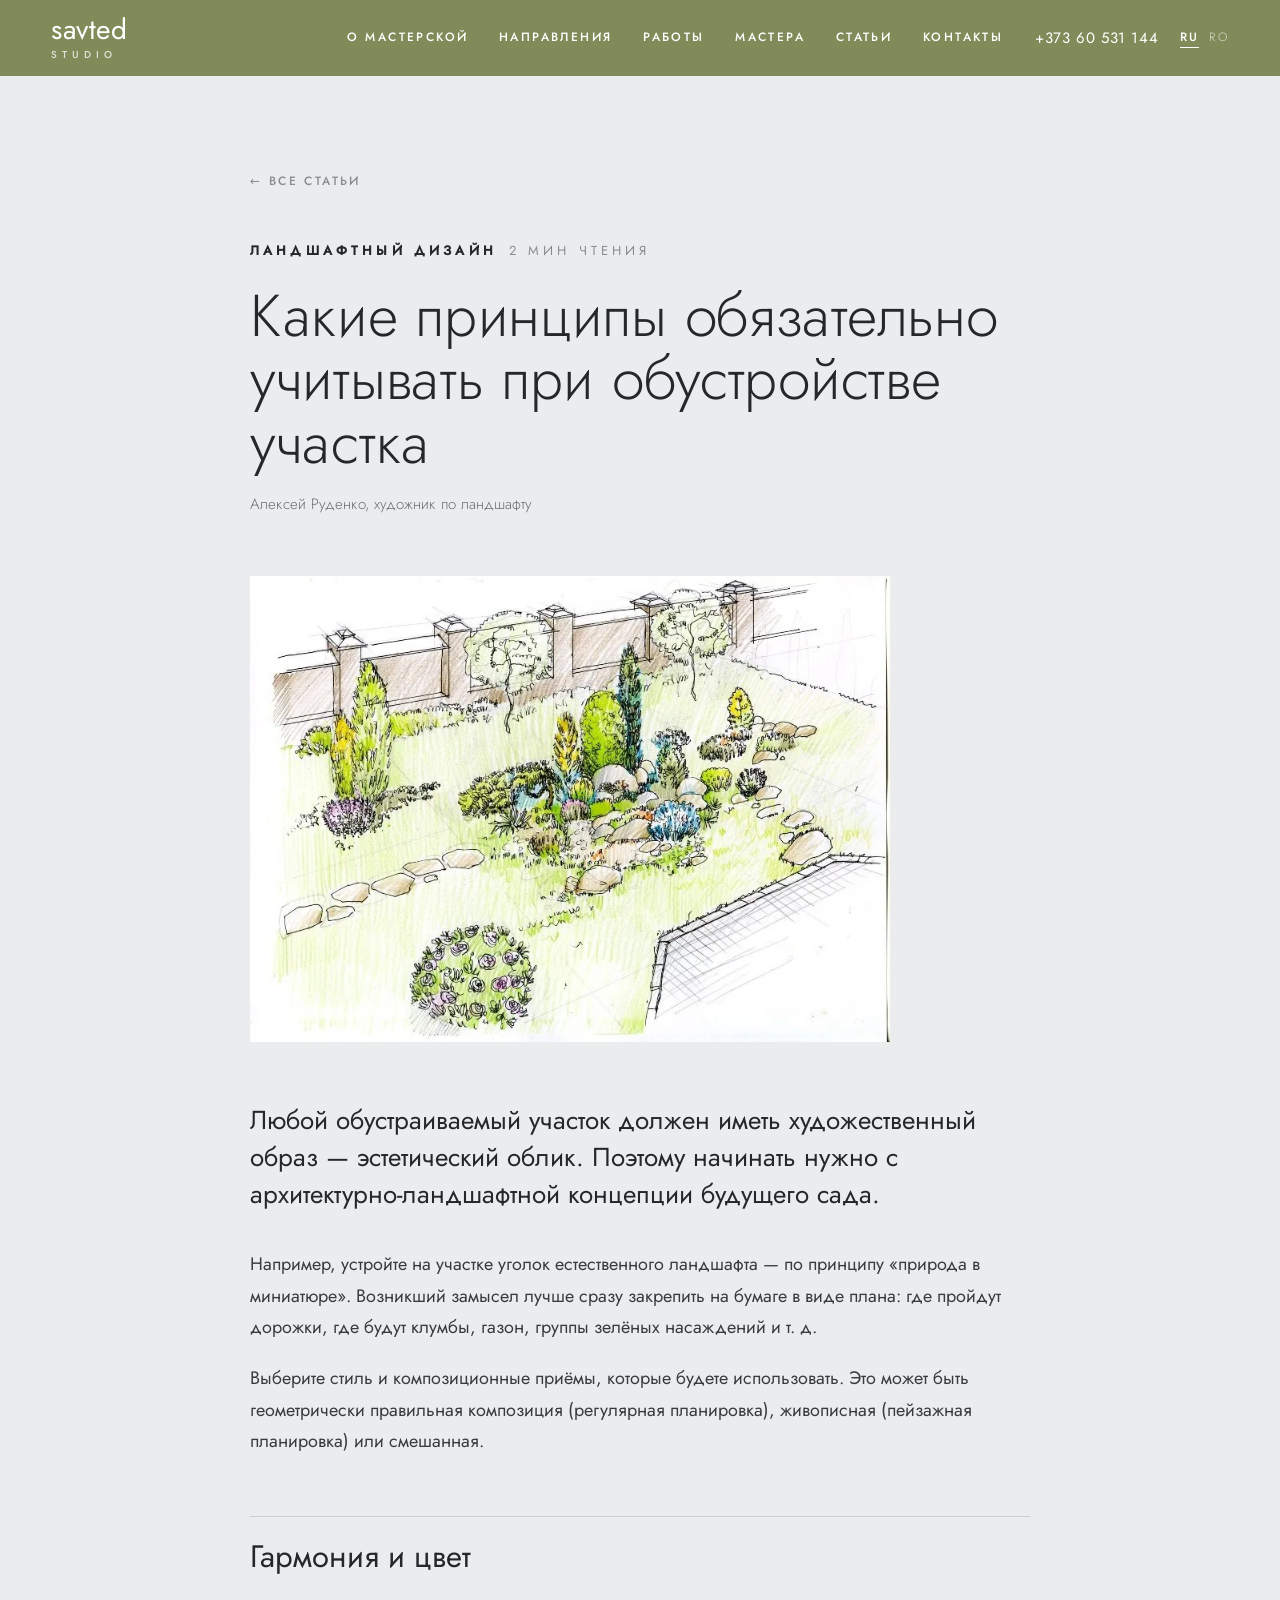
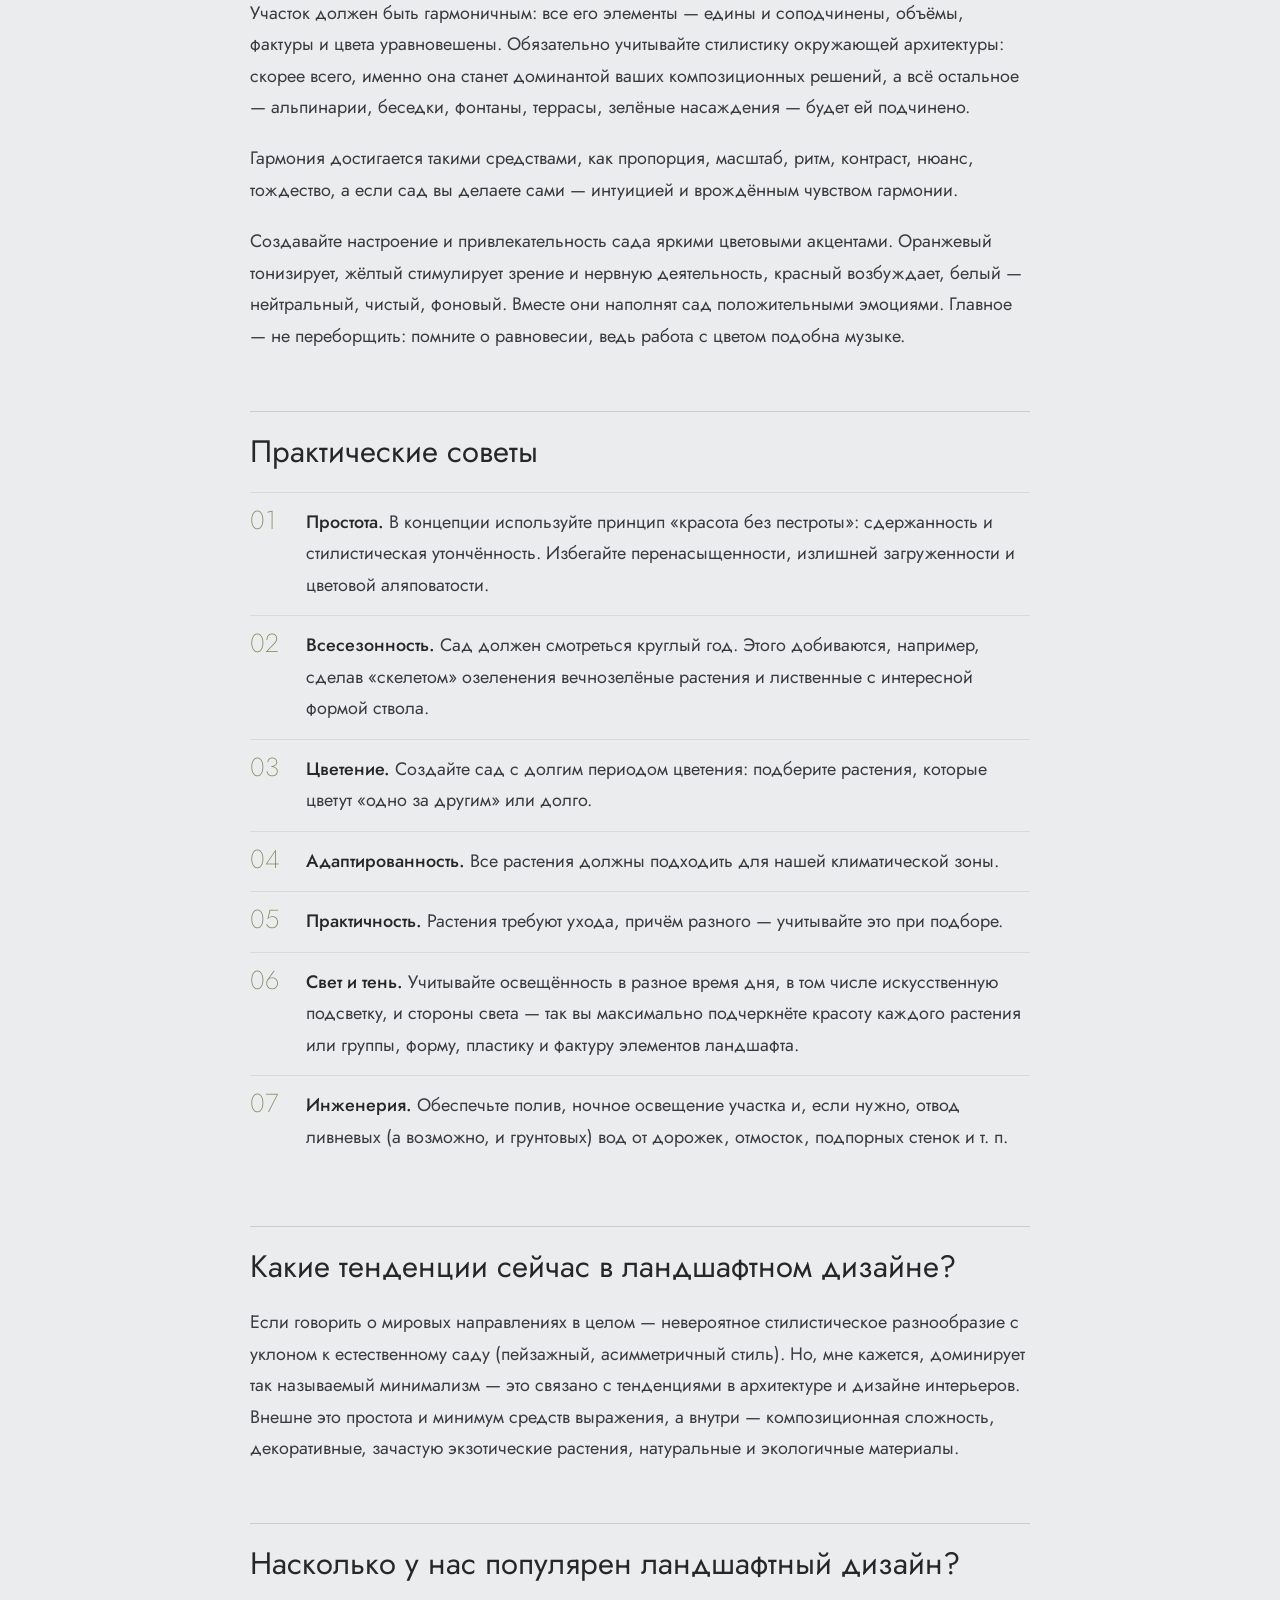
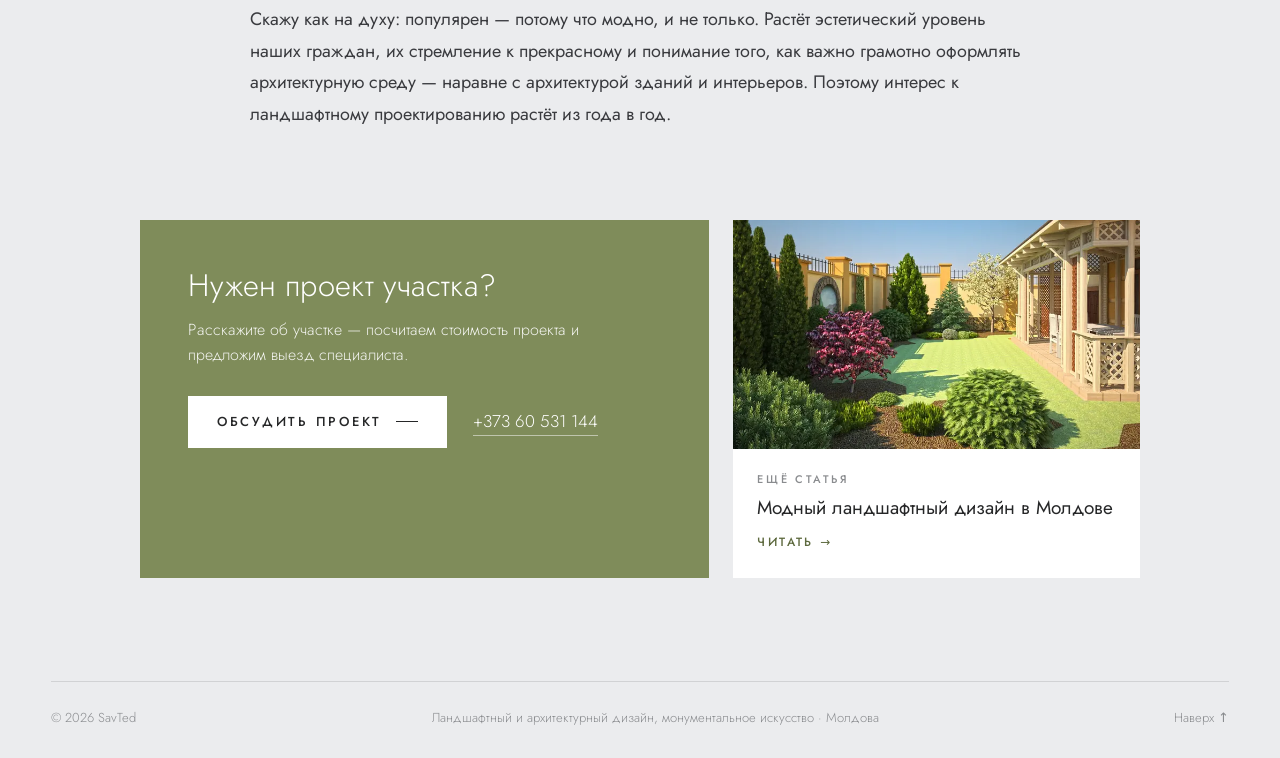
<file: articles/principy-uchastka.html>
<!doctype html>
<html lang="ru">
<head>
<meta charset="utf-8">
<meta name="viewport" content="width=device-width,initial-scale=1">
<meta name="robots" content="noindex, nofollow">
<title>Какие принципы обязательно учитывать при обустройстве участка — SavTed</title>
<meta name="description" content="Художник по ландшафту Алексей Руденко — о концепции и стиле сада, гармонии, цвете, практических правилах и о том, что сейчас модно в ландшафтном дизайне.">
<link rel="canonical" href="https://webonix-md.github.io/savted2/articles/principy-uchastka.html">
<link rel="alternate" hreflang="ru" href="https://webonix-md.github.io/savted2/articles/principy-uchastka.html">
<link rel="alternate" hreflang="ro" href="https://webonix-md.github.io/savted2/articles/principy-uchastka-ro.html">
<link rel="icon" href="../favicon.svg" type="image/svg+xml">
<meta property="og:type" content="article">
<meta property="og:url" content="https://webonix-md.github.io/savted2/articles/principy-uchastka.html">
<meta property="og:title" content="Какие принципы обязательно учитывать при обустройстве участка">
<meta property="og:description" content="Художник по ландшафту Алексей Руденко — о концепции и стиле сада, гармонии, цвете, практических правилах и о том, что сейчас модно в ландшафтном дизайне.">
<meta property="og:image" content="https://webonix-md.github.io/savted2/img/og/og-square-ru.jpg">
<meta property="og:image:width" content="1200">
<meta property="og:image:height" content="1200">
<link rel="preload" href="../fonts/Jost-Light.woff2" as="font" type="font/woff2" crossorigin>
<link rel="stylesheet" href="../style.css?v=9">
</head>
<body class="page-art" id="top">

<header class="top top--solid">
  <a class="brand" href="../index.html" aria-label="SavTed — на главную">savted<small>studio</small></a>
  <nav class="nav" aria-label="Разделы"><a href="../index.html#about">О мастерской</a><a href="../index.html#directions">Направления</a><a href="../index.html#works">Работы</a><a href="../index.html#team">Мастера</a><a href="../index.html#articles">Статьи</a><a href="../index.html#contact">Контакты</a></nav>
  <div class="top__right">
    <a class="top__phone" href="tel:+37360531144">+373 60 531 144</a>
    <span class="lang"><b>RU</b><a href="principy-uchastka-ro.html" hreflang="ro">RO</a></span>
    <button class="burger" type="button" aria-label="Меню" aria-expanded="false"><i></i><i></i></button>
  </div>
</header>

<main class="art">
  <article class="wrap art__wrap">
    <a class="art__back" href="../index.html#articles">← Все статьи</a>
    <p class="kicker"><b>Ландшафтный дизайн</b> <span>2 мин чтения</span></p>
    <h1 class="art__h1">Какие принципы обязательно учитывать при обустройстве участка</h1>
    <p class="art__by">Алексей Руденко, художник по ландшафту</p>
    <figure class="art__fig">
      <img src="../img/a/principy-l.webp" alt="Ручной эскиз сада: дорожки, клумбы, альпинарий" fetchpriority="high">
    </figure>
    <div class="art__body">
      <p class="art__lead">Любой обустраиваемый участок должен иметь художественный образ — эстетический облик. Поэтому начинать нужно с архитектурно-ландшафтной концепции будущего сада.</p>
      <p>Например, устройте на участке уголок естественного ландшафта — по принципу «природа в миниатюре». Возникший замысел лучше сразу закрепить на бумаге в виде плана: где пройдут дорожки, где будут клумбы, газон, группы зелёных насаждений и т. д.</p>
      <p>Выберите стиль и композиционные приёмы, которые будете использовать. Это может быть геометрически правильная композиция (регулярная планировка), живописная (пейзажная планировка) или смешанная.</p>
      <h2>Гармония и цвет</h2>
      <p>Участок должен быть гармоничным: все его элементы — едины и соподчинены, объёмы, фактуры и цвета уравновешены. Обязательно учитывайте стилистику окружающей архитектуры: скорее всего, именно она станет доминантой ваших композиционных решений, а всё остальное — альпинарии, беседки, фонтаны, террасы, зелёные насаждения — будет ей подчинено.</p>
      <p>Гармония достигается такими средствами, как пропорция, масштаб, ритм, контраст, нюанс, тождество, а если сад вы делаете сами — интуицией и врождённым чувством гармонии.</p>
      <p>Создавайте настроение и привлекательность сада яркими цветовыми акцентами. Оранжевый тонизирует, жёлтый стимулирует зрение и нервную деятельность, красный возбуждает, белый — нейтральный, чистый, фоновый. Вместе они наполнят сад положительными эмоциями. Главное — не переборщить: помните о равновесии, ведь работа с цветом подобна музыке.</p>
      <h2>Практические советы</h2>
      <ul><li><b>Простота.</b> В концепции используйте принцип «красота без пестроты»: сдержанность и стилистическая утончённость. Избегайте перенасыщенности, излишней загруженности и цветовой аляповатости.</li><li><b>Всесезонность.</b> Сад должен смотреться круглый год. Этого добиваются, например, сделав «скелетом» озеленения вечнозелёные растения и лиственные с интересной формой ствола.</li><li><b>Цветение.</b> Создайте сад с долгим периодом цветения: подберите растения, которые цветут «одно за другим» или долго.</li><li><b>Адаптированность.</b> Все растения должны подходить для нашей климатической зоны.</li><li><b>Практичность.</b> Растения требуют ухода, причём разного — учитывайте это при подборе.</li><li><b>Свет и тень.</b> Учитывайте освещённость в разное время дня, в том числе искусственную подсветку, и стороны света — так вы максимально подчеркнёте красоту каждого растения или группы, форму, пластику и фактуру элементов ландшафта.</li><li><b>Инженерия.</b> Обеспечьте полив, ночное освещение участка и, если нужно, отвод ливневых (а возможно, и грунтовых) вод от дорожек, отмосток, подпорных стенок и т. п.</li></ul>
      <h2>Какие тенденции сейчас в ландшафтном дизайне?</h2>
      <p>Если говорить о мировых направлениях в целом — невероятное стилистическое разнообразие с уклоном к естественному саду (пейзажный, асимметричный стиль). Но, мне кажется, доминирует так называемый минимализм — это связано с тенденциями в архитектуре и дизайне интерьеров. Внешне это простота и минимум средств выражения, а внутри — композиционная сложность, декоративные, зачастую экзотические растения, натуральные и экологичные материалы.</p>
      <h2>Насколько у нас популярен ландшафтный дизайн?</h2>
      <p>Скажу как на духу: популярен — потому что модно, и не только. Растёт эстетический уровень наших граждан, их стремление к прекрасному и понимание того, как важно грамотно оформлять архитектурную среду — наравне с архитектурой зданий и интерьеров. Поэтому интерес к ландшафтному проектированию растёт из года в год.</p>
    </div>
  </article>

  <aside class="wrap art__after">
    <div class="art__cta">
      <h2>Нужен проект участка?</h2>
      <p>Расскажите об участке — посчитаем стоимость проекта и предложим выезд специалиста.</p>
      <div class="art__cta-btns">
        <a class="btn btn--light" href="../index.html#contact">Обсудить проект</a>
        <a class="art__tel" href="tel:+37360531144">+373 60 531 144</a>
      </div>
    </div>
    <a class="art__next" href="landshaft-trend.html">
      <img src="../img/a/trend-s.webp" alt="">
      <span><i>Ещё статья</i><b>Модный ландшафтный дизайн в Молдове</b><em>Читать →</em></span>
    </a>
  </aside>
</main>

<footer class="foot foot--art wrap">
  <span>© 2026 SavTed</span>
  <span>Ландшафтный и архитектурный дизайн, монументальное искусство · Молдова</span>
  <a href="#top">Наверх ↑</a>
</footer>

<script>
(() => {
  const b = document.querySelector('.burger');
  b.addEventListener('click', () => b.setAttribute('aria-expanded', document.body.classList.toggle('menu-open')));
  document.querySelectorAll('.nav a').forEach(a => a.addEventListener('click', () => document.body.classList.remove('menu-open')));
})();
</script>
</body>
</html>
</file>
<file: style.css>
@font-face{font-family:Jost;src:url(fonts/Jost-ExtraLight.woff2) format("woff2");font-weight:200;font-display:swap}
@font-face{font-family:Jost;src:url(fonts/Jost-Light.woff2) format("woff2");font-weight:300;font-display:swap}
@font-face{font-family:Jost;src:url(fonts/Jost-Regular.woff2) format("woff2");font-weight:400;font-display:swap}
@font-face{font-family:Jost;src:url(fonts/Jost-Medium.woff2) format("woff2");font-weight:500;font-display:swap}

:root{
  /* палитра: Volcanic slag / Alpine ice / Summit stone + мох */
  --ice:#EBECEE;
  --ghost-size:clamp(120px,16vw,300px);
  --ice-2:#E1E2E4;
  --slag:#3D3D3D;
  --slag-2:#333334;
  --ink:#262728;
  --stone:#8A8C8F;
  --moss:#7F8C5A;
  --moss-deep:#5E6A3F;
  --moss-pale:#AEB98C;
  --line:rgba(61,61,61,.05);
  --line-d:rgba(235,236,238,.08);
  --wrap:1320px;
  --pad:clamp(20px,4vw,56px);
  --panel:clamp(220px,19vw,300px);
  --ease:cubic-bezier(.2,.7,.2,1);
}
*,*::before,*::after{box-sizing:border-box}
html{scroll-behavior:smooth;-webkit-text-size-adjust:100%}
body{margin:0;background:var(--ice);color:var(--ink);font:300 17px/1.6 Jost,system-ui,sans-serif;overflow-x:hidden}
img{display:block;max-width:100%}
a{color:inherit}
button{font:inherit;color:inherit;background:none;border:0;padding:0;cursor:pointer}
h1,h2,h3,p{margin:0}
:focus-visible{outline:2px solid var(--moss);outline-offset:3px}

.wrap{max-width:var(--wrap);margin:0 auto;padding:0 var(--pad);position:relative;z-index:2}
.sec{position:relative;padding:clamp(80px,11vw,150px) 0;overflow:hidden}

/* вертикальные линии сетки, как в референсе */
.lines{position:absolute;inset:0;max-width:var(--wrap);margin:0 auto;pointer-events:none;z-index:0;background:
  linear-gradient(var(--line),var(--line)) calc(var(--pad)) 0/1px 100% no-repeat,
  linear-gradient(var(--line),var(--line)) calc(var(--pad) + (100% - 2*var(--pad))*.25) 0/1px 100% no-repeat,
  linear-gradient(var(--line),var(--line)) calc(var(--pad) + (100% - 2*var(--pad))*.5) 0/1px 100% no-repeat,
  linear-gradient(var(--line),var(--line)) calc(var(--pad) + (100% - 2*var(--pad))*.75) 0/1px 100% no-repeat,
  linear-gradient(var(--line),var(--line)) calc(100% - var(--pad)) 0/1px 100% no-repeat}

/* полупрозрачные слова-фон */
/* размер фоновых слов — один на весь лендинг */
.ghost{position:absolute;font-size:var(--ghost-size);font-weight:200;line-height:.8;letter-spacing:-.02em;white-space:nowrap;pointer-events:none;user-select:none;z-index:1}

/* заголовок секции: «ABOUT nature» */
.kicker{font-size:13px;font-weight:500;letter-spacing:.32em;text-transform:uppercase;display:flex;gap:.9em;align-items:baseline;flex-wrap:wrap}
.kicker span{font-weight:400;color:var(--stone)}
.kicker--light{color:var(--ice)}
.kicker--light span{color:var(--moss-pale)}

/* кнопки: острые прямоугольники, разрядка */
.btn{display:inline-flex;align-items:center;justify-content:center;gap:14px;min-height:52px;padding:0 28px;font-size:12.5px;font-weight:500;letter-spacing:.22em;text-transform:uppercase;text-decoration:none;border:1px solid transparent;transition:background .25s,color .25s,border-color .25s}
.btn::after{content:"";width:22px;height:1px;background:currentColor;transition:width .3s var(--ease)}
.btn:hover::after{width:34px}
.btn--moss{background:var(--moss-deep);color:#fff}
.btn--moss:hover{background:var(--ink)}
.btn--ghost{border-color:rgba(255,255,255,.55);color:#fff}
.btn--ghost:hover{background:#fff;color:var(--ink)}
.link{font-size:12px;font-weight:500;letter-spacing:.22em;text-transform:uppercase;border-bottom:1px solid currentColor;padding-bottom:3px}

/* ---------- HEADER ---------- */
.top{position:absolute;top:0;left:0;right:0;z-index:20;display:flex;align-items:center;gap:32px;height:84px;padding:0 var(--pad) 0 0}
.brand{flex:0 0 var(--panel);padding-left:clamp(20px,2.4vw,36px);font-size:28px;font-weight:400;letter-spacing:.02em;text-decoration:none;color:#fff;line-height:1}
.brand small{display:block;font-size:10px;font-weight:500;letter-spacing:.5em;text-transform:uppercase;opacity:.75;margin-top:6px}
.nav{display:flex;gap:clamp(18px,2.4vw,40px);margin-left:auto}
.nav a{font-size:12px;font-weight:500;letter-spacing:.2em;text-transform:uppercase;text-decoration:none;color:#fff;padding:8px 0;position:relative}
.nav a::after{content:"";position:absolute;left:0;right:100%;bottom:2px;height:1px;background:currentColor;transition:right .3s var(--ease)}
.nav a:hover::after{right:0}
.top__right{display:flex;align-items:center;gap:22px;color:#fff}
.top__phone{font-size:15px;font-weight:400;text-decoration:none;letter-spacing:.04em;white-space:nowrap}
.lang{display:flex;gap:10px;font-size:12px;letter-spacing:.18em}
.lang b{font-weight:500;border-bottom:1px solid currentColor}
.lang a{text-decoration:none;opacity:.7}
.lang a:hover{opacity:1}
.burger{display:none;width:44px;height:44px;position:relative}
.burger i{position:absolute;left:10px;right:10px;height:1.5px;background:currentColor;transition:transform .3s,top .3s}
.burger i:first-child{top:17px}
.burger i:last-child{top:26px}
.menu-open .burger i:first-child{top:21px;transform:rotate(45deg)}
.menu-open .burger i:last-child{top:21px;transform:rotate(-45deg)}

/* ---------- HERO ---------- */
.hero{position:relative;display:grid;grid-template-columns:var(--panel) 1fr;min-height:max(640px,100svh);background:var(--slag);overflow:hidden}
.hero__panel{position:relative;z-index:3;background:var(--moss);color:#fff;display:flex;flex-direction:column;padding:130px clamp(20px,2.4vw,36px) 40px}
.hero__count{font-size:clamp(56px,6vw,92px);font-weight:200;line-height:1;letter-spacing:-.03em}
.hero__count sup{font-size:.28em;font-weight:400;letter-spacing:.1em;vertical-align:top;margin-left:6px;position:relative;top:.5em}
.hero__vert{writing-mode:vertical-rl;transform:rotate(180deg);font-size:11px;font-weight:500;letter-spacing:.42em;text-transform:uppercase;margin:auto 0 30px;opacity:.85}
.hero__social{list-style:none;margin:0;padding:0;display:flex;flex-direction:column;gap:6px}
.hero__social a{display:grid;place-items:center;width:38px;height:38px;border:1px solid rgba(255,255,255,.35);transition:background .25s}
.hero__social a:hover{background:rgba(255,255,255,.18)}
.hero__social svg{width:17px;height:17px;fill:#fff}

.hero__stage{position:relative;overflow:hidden}
.hero__slides,.slide{position:absolute;inset:0;margin:0}
.slide{opacity:0;transition:opacity 1.2s ease}
.slide.is-on{opacity:1}
.slide img{width:100%;height:100%;object-fit:cover;transform:scale(1.06);transition:transform 7s linear}
.slide.is-on img{transform:scale(1)}
/* «туман»: затемнение под текст справа и сверху под меню */
.hero__fog{position:absolute;inset:0;pointer-events:none;background:
  linear-gradient(180deg,rgba(30,31,32,.55) 0%,rgba(30,31,32,0) 22%),
  linear-gradient(265deg,rgba(30,31,32,.78) 0%,rgba(30,31,32,.55) 30%,rgba(30,31,32,.12) 58%,rgba(30,31,32,0) 72%),
  linear-gradient(0deg,rgba(30,31,32,.5) 0%,rgba(30,31,32,0) 30%)}
.hero__ctrl{position:absolute;left:clamp(20px,3vw,48px);top:118px;display:flex;gap:28px;z-index:3}
.hero__ctrl button{color:#fff;font-size:12px;font-weight:500;letter-spacing:.24em;text-transform:uppercase;padding:6px 0;opacity:.85}
.hero__ctrl button:hover{opacity:1}
.hero__copy{position:absolute;z-index:3;right:var(--pad);top:50%;transform:translateY(-44%);width:min(660px,56%);color:#fff;text-align:right}
.hero__copy h1{font-size:clamp(38px,4.5vw,72px);overflow-wrap:break-word;font-weight:300;line-height:1.02;letter-spacing:.01em;text-transform:uppercase}
.hero__copy>p{margin:26px 0 0 auto;max-width:420px;font-size:16px;line-height:1.6;opacity:.92}
.hero__caption{display:flex;justify-content:flex-end;align-items:baseline;gap:18px;margin-top:30px;padding-top:18px;border-top:1px solid rgba(255,255,255,.3);font-size:14px;letter-spacing:.06em}
.hero__caption .js-cap-n{opacity:.85}
.hero__btns{display:flex;gap:12px;justify-content:flex-end;margin-top:34px;flex-wrap:wrap}
.ghost--hero{left:calc(var(--panel) - .12em);bottom:-.08em;color:rgba(235,236,238,.16);z-index:2}

/* ---------- ABOUT ---------- */
.ghost--about{right:-.04em;top:-.28em;color:var(--ice-2);font-size: clamp(100px,16vw,300px); }
.about__grid{display:grid;grid-template-columns:repeat(12,1fr);gap:0 24px;align-items:start}
.about .kicker{grid-column:1/-1;justify-content:center;margin-bottom:clamp(50px,7vw,90px)}
.about__text{grid-column:2/7;padding-top:20px}
.about__lead{font-size:clamp(26px,2.6vw,38px);line-height:1.18;font-weight:400;margin-bottom:28px;color:var(--ink)}
.about__text p+p{margin-top:16px;color:#4a4b4d}
.about__pic{grid-column:8/12;margin:0;position:relative}
.about__pic img{width:100%;aspect-ratio:4/5;object-fit:cover;box-shadow:24px 30px 60px rgba(38,39,40,.18)}
.about__pic figcaption{position:absolute;left:-14px;bottom:24px;writing-mode:vertical-rl;transform:rotate(180deg) translateX(100%);font-size:11px;letter-spacing:.3em;text-transform:uppercase;color:var(--stone)}
.facts{grid-column:1/-1;list-style:none;margin:clamp(60px,8vw,110px) 0 0;padding:0;display:grid;grid-template-columns:repeat(4,1fr)}
.facts li{padding:26px 24px 0 0;border-top:1px solid rgba(61,61,61,.22)}
.facts b{display:block;font-size:clamp(34px,3.6vw,54px);font-weight:200;line-height:1;color:var(--moss-deep);letter-spacing:-.01em}
.facts span{display:block;margin-top:12px;font-size:14.5px;line-height:1.45;color:#55575a;max-width:230px}

/* ---------- DIRECTIONS ---------- */
.dirs{background:var(--slag);padding-top:clamp(70px,9vw,120px);position:relative}
.dirs__head{display:flex;justify-content:space-between;align-items:baseline;gap:20px;margin-bottom:44px}
.dirs__hint{font-size:13px;color:var(--stone);letter-spacing:.06em}
.strip{display:flex;height:clamp(460px,62vh,640px)}
.strip__item{position:relative;flex:1;overflow:hidden;text-decoration:none;color:#fff;border-left:1px solid rgba(235,236,238,.12);transition:flex .7s var(--ease)}
.strip__item:first-child{border-left:0}
.strip__item.is-open{flex:3.2}
.strip__item img{position:absolute;inset:0;width:100%;height:100%;object-fit:cover;filter:grayscale(.55) brightness(.62);transition:filter .7s,transform 1.2s var(--ease)}
.strip__item.is-open img{filter:none;transform:scale(1.03)}
.strip__item::after{content:"";position:absolute;inset:0;background:linear-gradient(0deg,rgba(25,26,27,.82),rgba(25,26,27,0) 55%);opacity:0;transition:opacity .6s}
.strip__item.is-open::after{opacity:1}
.strip__v{position:absolute;left:50%;bottom:32px;writing-mode:vertical-rl;transform:translateX(-50%) rotate(180deg);font-size:12px;font-weight:500;letter-spacing:.34em;text-transform:uppercase;white-space:nowrap;transition:opacity .4s}
.strip__item.is-open .strip__v{opacity:0}
.strip__body{position:absolute;left:34px;right:34px;bottom:34px;z-index:2;display:flex;flex-direction:column;gap:10px;opacity:0;transform:translateY(16px);transition:opacity .4s,transform .5s var(--ease);max-width:440px}
.strip__item.is-open .strip__body{opacity:1;transform:none;transition-delay:.25s}
.strip__body b{font-size:clamp(24px,2.2vw,32px);font-weight:300;line-height:1.1}
.strip__body em{font-style:normal;font-size:15px;line-height:1.5;opacity:.85}
.strip__body i{font-style:normal;font-size:12px;font-weight:500;letter-spacing:.24em;text-transform:uppercase;color:var(--moss-pale)}

/* ---------- WORKS ---------- */
.ghost--works{right:-.04em;top:-.22em;color:var(--ice-2)}
.works__head{display:flex;justify-content:space-between;align-items:end;gap:30px;flex-wrap:wrap;margin-bottom:clamp(44px,6vw,70px)}
.filters{display:flex;flex-wrap:wrap;gap:6px 26px}
.filters button{font-size:12px;font-weight:500;letter-spacing:.2em;text-transform:uppercase;color:var(--stone);padding:8px 0;border-bottom:1px solid transparent;transition:color .2s,border-color .2s}
.filters button:hover{color:var(--ink)}
.filters button.is-on{color:var(--ink);border-color:var(--moss)}
.grid{display:grid;grid-template-columns:repeat(12,1fr);gap:clamp(28px,3vw,44px) 24px}
.card{grid-column:span 4;text-align:left;display:block;position:relative;animation:fade .6s var(--ease) both}
.card[data-slot="0"]{grid-column:span 7}
.card[data-slot="1"]{grid-column:span 5;margin-top:clamp(40px,7vw,110px)}
.card[data-slot="3"]{margin-top:clamp(30px,4vw,60px)}
.card__img{position:relative;overflow:hidden;background:var(--ice-2);aspect-ratio:4/3}
.card[data-slot="0"] .card__img,.card[data-slot="1"] .card__img{aspect-ratio:16/10}
.card__img img{width:100%;height:100%;object-fit:cover;transition:transform 1s var(--ease)}
.card:hover .card__img img{transform:scale(1.04)}
.card__img::after{content:attr(data-n);position:absolute;right:0;bottom:0;background:var(--ice);padding:12px 18px;font-size:11px;font-weight:500;letter-spacing:.22em;text-transform:uppercase;transform:translateY(100%);transition:transform .4s var(--ease)}
.card:hover .card__img::after,.card:focus-visible .card__img::after{transform:none}
.card__meta{display:grid;grid-template-columns:auto 1fr;gap:2px 18px;margin-top:18px}
.card__num{grid-row:span 2;font-size:34px;font-weight:200;line-height:1;color:var(--moss)}
.card__t{font-size:19px;font-weight:400;line-height:1.25}
.card__c{font-size:13.5px;color:var(--stone);letter-spacing:.02em}
.card.is-hidden{display:none}
@keyframes fade{from{opacity:0;transform:translateY(20px)}}

/* ---------- TEAM ---------- */
.team{position:relative;background:var(--moss);color:#fff;padding:clamp(80px,10vw,140px) 0;overflow:hidden}
.ghost--team{right:-.04em;bottom:-.08em;color:rgba(255,255,255,.1)}
.team__grid{display:grid;grid-template-columns:5fr 7fr;gap:40px 60px;align-items:start}
.team .kicker{grid-column:1/-1}
.team__lead{font-size:clamp(24px,2.4vw,34px);line-height:1.25;font-weight:300}
.people{list-style:none;margin:0;padding:0;counter-reset:p}
.people li{display:flex;justify-content:space-between;align-items:baseline;gap:20px;padding:22px 0;border-top:1px solid rgba(255,255,255,.3);counter-increment:p}
.people li:last-child{border-bottom:1px solid rgba(255,255,255,.3)}
.people b{font-size:clamp(22px,2.2vw,30px);font-weight:300}
.people b::before{content:"0" counter(p);font-size:12px;font-weight:500;letter-spacing:.2em;margin-right:18px;vertical-align:super;opacity:.7}
.people span{font-size:13px;letter-spacing:.14em;text-transform:uppercase;text-align:right;opacity:.85}

/* ---------- STEPS ---------- */
.steps .kicker{margin-bottom:clamp(44px,6vw,70px)}
.steps__list{list-style:none;margin:0;padding:0;display:grid;grid-template-columns:repeat(4,1fr)}
.steps__list li{padding:0 28px 0 0;position:relative}
.steps__list i{display:block;font-style:normal;font-size:clamp(70px,8vw,120px);font-weight:200;line-height:.9;color:var(--moss);letter-spacing:-.04em}
.steps__list b{display:block;margin-top:26px;font-size:20px;font-weight:400}
.steps__list span{display:block;margin-top:10px;font-size:15px;line-height:1.55;color:#55575a}

/* ---------- PARTNERS ---------- */
.partners{border-top:1px solid rgba(61,61,61,.15);border-bottom:1px solid rgba(61,61,61,.15);padding:28px 0}
.partners__row{display:flex;gap:40px;align-items:baseline}
.partners__t{font-size:11px;font-weight:500;letter-spacing:.32em;text-transform:uppercase;color:var(--stone);flex:none}
.partners ul{list-style:none;margin:0;padding:0;display:flex;flex-wrap:wrap;gap:8px 34px;font-size:17px;font-weight:400;color:#4a4b4d}

/* ---------- CONTACT ---------- */
.contact{position:relative;background:var(--slag);color:var(--ice);padding-top:clamp(80px,10vw,140px);overflow:hidden}
.ghost--contact{right:-.04em;bottom:.28em;color:rgba(235,236,238,.05)}
@media (max-width:1300px){.ghost--contact{right:-.04em;bottom:.45em;}}
@media (max-width:1180px){.ghost--contact{right:-.04em;bottom:.55em;}}
.contact__grid{display:grid;grid-template-columns:5fr 6fr;gap:60px clamp(40px,7vw,110px);align-items:start}
.contact__lead{font-size:clamp(22px,2.2vw,30px);line-height:1.3;margin:34px 0 40px;font-weight:300}
.contact__dl{margin:0}
.contact__dl div{display:grid;grid-template-columns:150px 1fr;gap:20px;padding:15px 0;border-top:1px solid rgba(235,236,238,.13)}
.contact__dl dt{font-size:11px;font-weight:500;letter-spacing:.24em;text-transform:uppercase;color:var(--stone);padding-top:4px}
.contact__dl dd{margin:0;font-size:16px}
.contact__dl a{text-decoration:none;border-bottom:1px solid rgba(174,185,140,.5)}
.contact__dl a:hover{color:var(--moss-pale)}
.form{display:grid;grid-template-columns:1fr 1fr;gap:26px 24px;background:var(--slag-2);padding:clamp(28px,4vw,48px);border-top:3px solid var(--moss)}
.form label{display:flex;flex-direction:column;gap:8px}
.form label span{font-size:11px;font-weight:500;letter-spacing:.24em;text-transform:uppercase;color:var(--stone)}
.form input,.form select,.form textarea{font:inherit;font-size:17px;color:var(--ice);background:transparent;border:0;border-bottom:1px solid rgba(235,236,238,.28);padding:8px 0 10px;border-radius:0;outline:0;resize:vertical;transition:border-color .2s}
.form select{appearance:none;background:url("data:image/svg+xml,%3Csvg xmlns='http://www.w3.org/2000/svg' width='12' height='8'%3E%3Cpath d='M1 1l5 5 5-5' fill='none' stroke='%23AEB98C' stroke-width='1.5'/%3E%3C/svg%3E") right 4px center no-repeat}
.form select option{color:var(--ink)}
.form input:focus,.form select:focus,.form textarea:focus{border-color:var(--moss-pale)}
.form input::placeholder,.form textarea::placeholder{color:rgba(235,236,238,.35)}
.form .is-err{border-color:#d98a6c}
.form__wide{grid-column:1/-1}
.form__note{font-size:13px;color:var(--stone);margin-top:-10px}
.foot{width:calc(100% - 2*var(--pad));max-width:calc(var(--wrap) - 2*var(--pad));padding-left:0;padding-right:0;display:flex;justify-content:space-between;gap:20px;flex-wrap:wrap;margin-top:clamp(70px,9vw,120px);padding-top:26px;padding-bottom:30px;border-top:1px solid rgba(235,236,238,.13);font-size:13px;color:var(--stone)}
.foot a{text-decoration:none}
.foot a:hover{color:var(--ice)}

/* ---------- LIGHTBOX ---------- */
.lb{position:fixed;inset:0;z-index:100;background:#1C1D1E;display:grid;grid-template-columns:1fr 400px;color:var(--ice)}
.lb[hidden]{display:none}
.lb__stage{position:relative;display:grid;place-items:center;padding:40px;min-height:0}
.lb__img{max-width:100%;max-height:calc(100vh - 80px);object-fit:contain;transition:opacity .25s}
.lb__img.is-loading{opacity:.25}
.lb__nav{position:absolute;top:50%;transform:translateY(-50%);width:54px;height:54px;font-size:22px;border:1px solid rgba(235,236,238,.25);background:rgba(28,29,30,.5);transition:background .2s}
.lb__nav:hover{background:var(--moss-deep)}
.lb__prev{left:20px}.lb__next{right:20px}
.lb__x{position:absolute;top:14px;right:18px;z-index:2;font-size:38px;font-weight:200;line-height:1;width:48px;height:48px}
.lb__info{background:var(--slag);padding:70px 36px 36px;overflow-y:auto;display:flex;flex-direction:column;gap:14px}
.lb__num{font-size:56px;font-weight:200;line-height:1;color:var(--moss)}
.lb__t{font-size:26px;font-weight:300;line-height:1.2}
.lb__client{font-size:12px;font-weight:500;letter-spacing:.2em;text-transform:uppercase;color:var(--moss-pale)}
.lb__d{font-size:15px;line-height:1.6;color:#cfd0d2}
.lb__full{font-size:15px;line-height:1.65;color:#cfd0d2}
.lb__full p+p,.lb__full ul+p,.lb__full p+ul{margin-top:12px}
.lb__full ul{margin:0;padding:0;list-style:none}
.lb__full li{position:relative;padding-left:18px}
.lb__full li::before{content:"";position:absolute;left:0;top:.8em;width:9px;height:1px;background:var(--moss-pale)}
.lb__more{align-self:flex-start;font-size:12px;font-weight:500;letter-spacing:.22em;text-transform:uppercase;color:var(--moss-pale);border-bottom:1px solid currentColor;padding-bottom:3px}
.lb__more:hover{color:#fff}
.lb__cnt{font-size:12px;letter-spacing:.2em;color:var(--stone)}
.lb__thumbs{display:grid;grid-template-columns:repeat(4,1fr);gap:6px}
.lb__thumbs button{aspect-ratio:1;overflow:hidden;opacity:.5;transition:opacity .2s;outline-offset:-2px}
.lb__thumbs button.is-on,.lb__thumbs button:hover{opacity:1}
.lb__thumbs img{width:100%;height:100%;object-fit:cover}
.lb__cta{margin-top:auto}
body.lb-open{overflow:hidden}

/* ---------- ARTICLES (главная) ---------- */
.arts{border-top:1px solid rgba(61,61,61,.12)}
.ghost--arts{right: -.04em;top:-.28em;color:var(--ice-2)}
.arts .kicker{margin-bottom:clamp(40px,5vw,64px)}
.arts__grid{display:grid;grid-template-columns:7fr 5fr;gap:clamp(28px,4vw,56px);align-items:start}
.acard{display:flex;flex-direction:column;gap:12px;text-decoration:none;color:inherit}
.acard:nth-child(2){margin-top:clamp(40px,7vw,110px)}
.acard__img{display:block;overflow:hidden;background:var(--ice-2);aspect-ratio:16/10;margin-bottom:10px}
.acard:nth-child(2) .acard__img{aspect-ratio:4/3}
.acard__img img{width:100%;height:100%;object-fit:cover;transition:transform 1s var(--ease)}
.acard:hover .acard__img img{transform:scale(1.04)}
.acard__k{font-size:11px;font-weight:500;letter-spacing:.24em;text-transform:uppercase;color:var(--moss-deep)}
.acard__t{font-size:clamp(22px,2vw,28px);font-weight:300;line-height:1.2}
.acard__d{font-size:15px;line-height:1.55;color:#55575a;max-width:520px}
.acard .link{align-self:flex-start;margin-top:6px}
.acard:hover .link{color:var(--moss-deep)}

/* ---------- СТРАНИЦА СТАТЬИ ---------- */
.top--solid{position:sticky;background:var(--moss)}
.page-art .top{height:76px}
.page-art .brand{flex:0 0 auto;padding-left:var(--pad);margin-right:20px}
.art{position:relative;padding:clamp(50px,7vw,90px) 0 clamp(60px,8vw,110px);overflow:hidden}
.art__wrap{max-width:calc(780px + 2*var(--pad))}
.art__back{display:inline-block;font-size:12px;font-weight:500;letter-spacing:.2em;text-transform:uppercase;text-decoration:none;color:var(--stone);margin-bottom:clamp(30px,4vw,50px)}
.art__back:hover{color:var(--ink)}
.art__h1{font-size:clamp(34px,4.6vw,64px);font-weight:300;line-height:1.08;letter-spacing:-.005em;margin:22px 0 18px;max-width:900px}
.art__by{font-size:15px;color:#6b6d70}
.art__fig{margin:clamp(34px,5vw,60px) 0}
.art__fig img{width:100%;height:auto;background:var(--ice-2)}
.art__fig--wide img{aspect-ratio:16/9;object-fit:cover}
.art__fig:not(.art__fig--wide){max-width:640px}
.art__body{font-size:18px;line-height:1.75;font-weight:400;color:#3a3b3f}
.art__body p+p,.art__body p+ul,.art__body ul+p{margin-top:1.1em}
.art__lead{font-size:clamp(21px,2vw,26px);line-height:1.45;font-weight:400;color:var(--ink);margin-bottom:1.4em!important}
.art__body h2{font-size:clamp(24px,2.4vw,32px);font-weight:400;line-height:1.2;color:var(--ink);margin:1.9em 0 .7em;padding-top:22px;border-top:1px solid rgba(61,61,61,.18)}
.art__body ul{list-style:none;margin:0;padding:0;counter-reset:a}
.art__body li{position:relative;padding:14px 0 14px 56px;border-top:1px solid rgba(61,61,61,.1);counter-increment:a}
.art__body li::before{content:"0" counter(a);position:absolute;left:0;top:12px;font-size:26px;font-weight:200;color:var(--moss);line-height:1.2}
.art__body li b{font-weight:500;color:var(--ink)}
.art__after{display:grid;grid-template-columns:7fr 5fr;gap:24px;max-width:calc(1000px + 2*var(--pad));margin-top:clamp(50px,7vw,90px)}
.art__cta{background:var(--moss);color:#fff;padding:clamp(28px,4vw,48px)}
.art__cta h2{font-size:clamp(24px,2.4vw,32px);font-weight:300;line-height:1.2}
.art__cta p{margin-top:12px;font-size:16px;opacity:.9;max-width:420px}
.art__cta-btns{display:flex;flex-wrap:wrap;align-items:center;gap:16px 26px;margin-top:28px}
.btn--light{background:#fff;color:var(--ink)}
.btn--light:hover{background:var(--ink);color:#fff}
.art__tel{color:#fff;text-decoration:none;font-size:17px;border-bottom:1px solid rgba(255,255,255,.5)}
.art__next{display:flex;flex-direction:column;text-decoration:none;color:inherit;background:#fff}
.art__next img{width:100%;aspect-ratio:16/9;object-fit:cover}
.art__next span{display:flex;flex-direction:column;gap:8px;padding:22px 24px 26px}
.art__next i{font-style:normal;font-size:11px;font-weight:500;letter-spacing:.24em;text-transform:uppercase;color:var(--stone)}
.art__next b{font-size:19px;font-weight:400;line-height:1.3}
.art__next em{font-style:normal;font-size:12px;font-weight:500;letter-spacing:.2em;text-transform:uppercase;color:var(--moss-deep);margin-top:4px}
.art__next:hover b{color:var(--moss-deep)}
.foot--art{margin-top:0;border-top-color:rgba(61,61,61,.15);color:var(--stone)}
.foot--art a:hover{color:var(--ink)}

/* reveal */
.reveal{opacity:0;transform:translateY(26px);transition:opacity .9s var(--ease),transform .9s var(--ease)}
.reveal.is-in{opacity:1;transform:none}
@media (prefers-reduced-motion:reduce){*{transition:none!important;animation:none!important}.reveal{opacity:1;transform:none}html{scroll-behavior:auto}}

/* ---------- ADAPTIVE ---------- */
@media (max-width:1180px){
  .nav{gap:18px}
  .top__phone{display:none}
}
@media (max-width:960px){
  .top{height:68px;padding:0 var(--pad);background:var(--moss);position:fixed}
  .brand{flex:none;padding:0;font-size:24px}
  .brand small{display:none}
  .burger{display:block}
  .nav{position:fixed;inset:68px 0 auto 0;flex-direction:column;gap:0;background:var(--moss);padding:10px var(--pad) 26px;transform:translateY(-120%);transition:transform .45s var(--ease);z-index:-1}
  .menu-open .nav{transform:none}
  .nav a{padding:15px 0;border-bottom:1px solid rgba(255,255,255,.2);font-size:13px}
  .top__right{margin-left:auto}
  .hero{grid-template-columns:1fr;min-height:auto;padding-top:68px}
  .hero__panel{display:none}
  .hero__stage{min-height:max(560px,calc(100svh - 68px))}
  .hero__fog{background:linear-gradient(0deg,rgba(30,31,32,.88) 0%,rgba(30,31,32,.6) 45%,rgba(30,31,32,.05) 75%)}
  .hero__copy{left:var(--pad);right:var(--pad);top:auto;bottom:34px;transform:none;width:auto;text-align:left}
  .hero__copy>p{margin-left:0}
  .hero__caption,.hero__btns{justify-content:flex-start}
  .hero__ctrl{top:22px;left:var(--pad)}
  .ghost--hero,.ghost--contact{display:none}
  .about__text{grid-column:1/-1}
  .about__pic{grid-column:2/12;margin-top:50px}
  .about__pic figcaption{display:none}
  .facts{grid-template-columns:1fr 1fr;gap:30px 24px}
  .strip{flex-direction:column;height:auto}
  .strip__item{flex:none;height:86px;border-left:0;border-top:1px solid rgba(235,236,238,.12);transition:height .6s var(--ease)}
  .strip__item.is-open{flex:none;height:420px}
  .strip__v{writing-mode:horizontal-tb;transform:translateY(-50%);left:var(--pad);top:50%;bottom:auto}
  .strip__body{left:var(--pad);right:var(--pad);bottom:26px}
  .dirs__hint{display:none}
  .grid{grid-template-columns:1fr 1fr}
  .card,.card[data-slot]{grid-column:span 1;margin-top:0}
  .card[data-m="0"]{grid-column:1/-1}
  .card__img,.card[data-slot] .card__img{aspect-ratio:4/3}
  .team__grid,.contact__grid{grid-template-columns:1fr}
  .steps__list{grid-template-columns:1fr 1fr;gap:50px 0}
  .partners__row{flex-direction:column;gap:14px}
  .lb{grid-template-columns:1fr;grid-template-rows:minmax(0,58vh) 1fr}
  .lb__stage{padding:56px 10px 10px}
  .lb__img{max-height:calc(58vh - 66px)}
  .lb__nav{width:44px;height:44px;top:auto;bottom:16px;transform:none}
  .lb__info{padding:26px var(--pad)}
}
@media (max-width:600px){
  body{font-size:16px}
  .hero__copy h1{font-size:38px}
  .hero__copy>p{font-size:15px}
  .hero__btns .btn{flex:1 1 100%}
  .about .kicker{justify-content:flex-start}
  .about__pic{grid-column:1/-1}
  .facts{grid-template-columns:1fr}
  .grid{grid-template-columns:1fr}
  .card[data-slot],.card[data-m]{grid-column:1/-1}
  .people li{flex-direction:column;gap:6px}
  .people span{text-align:left}
  .steps__list{grid-template-columns:1fr;gap:40px}
  .form{grid-template-columns:1fr}
  .contact__dl div{grid-template-columns:1fr;gap:4px}
}

@media (max-width:960px){
  .top--solid{position:fixed}
  .page-art .top{height:68px}
  .page-art .brand{padding-left:0}
  .page-art main{padding-top:110px}
  .arts__grid,.art__after{grid-template-columns:1fr}
  .acard:nth-child(2){margin-top:0}
  .acard:nth-child(2) .acard__img{aspect-ratio:16/10}
}
@media (max-width:600px){
  .art__body{font-size:17px}
  .art__body li{padding-left:44px}
  .art__body li::before{font-size:22px}
  .ghost--about{right:-.8em; }
}
</file>
